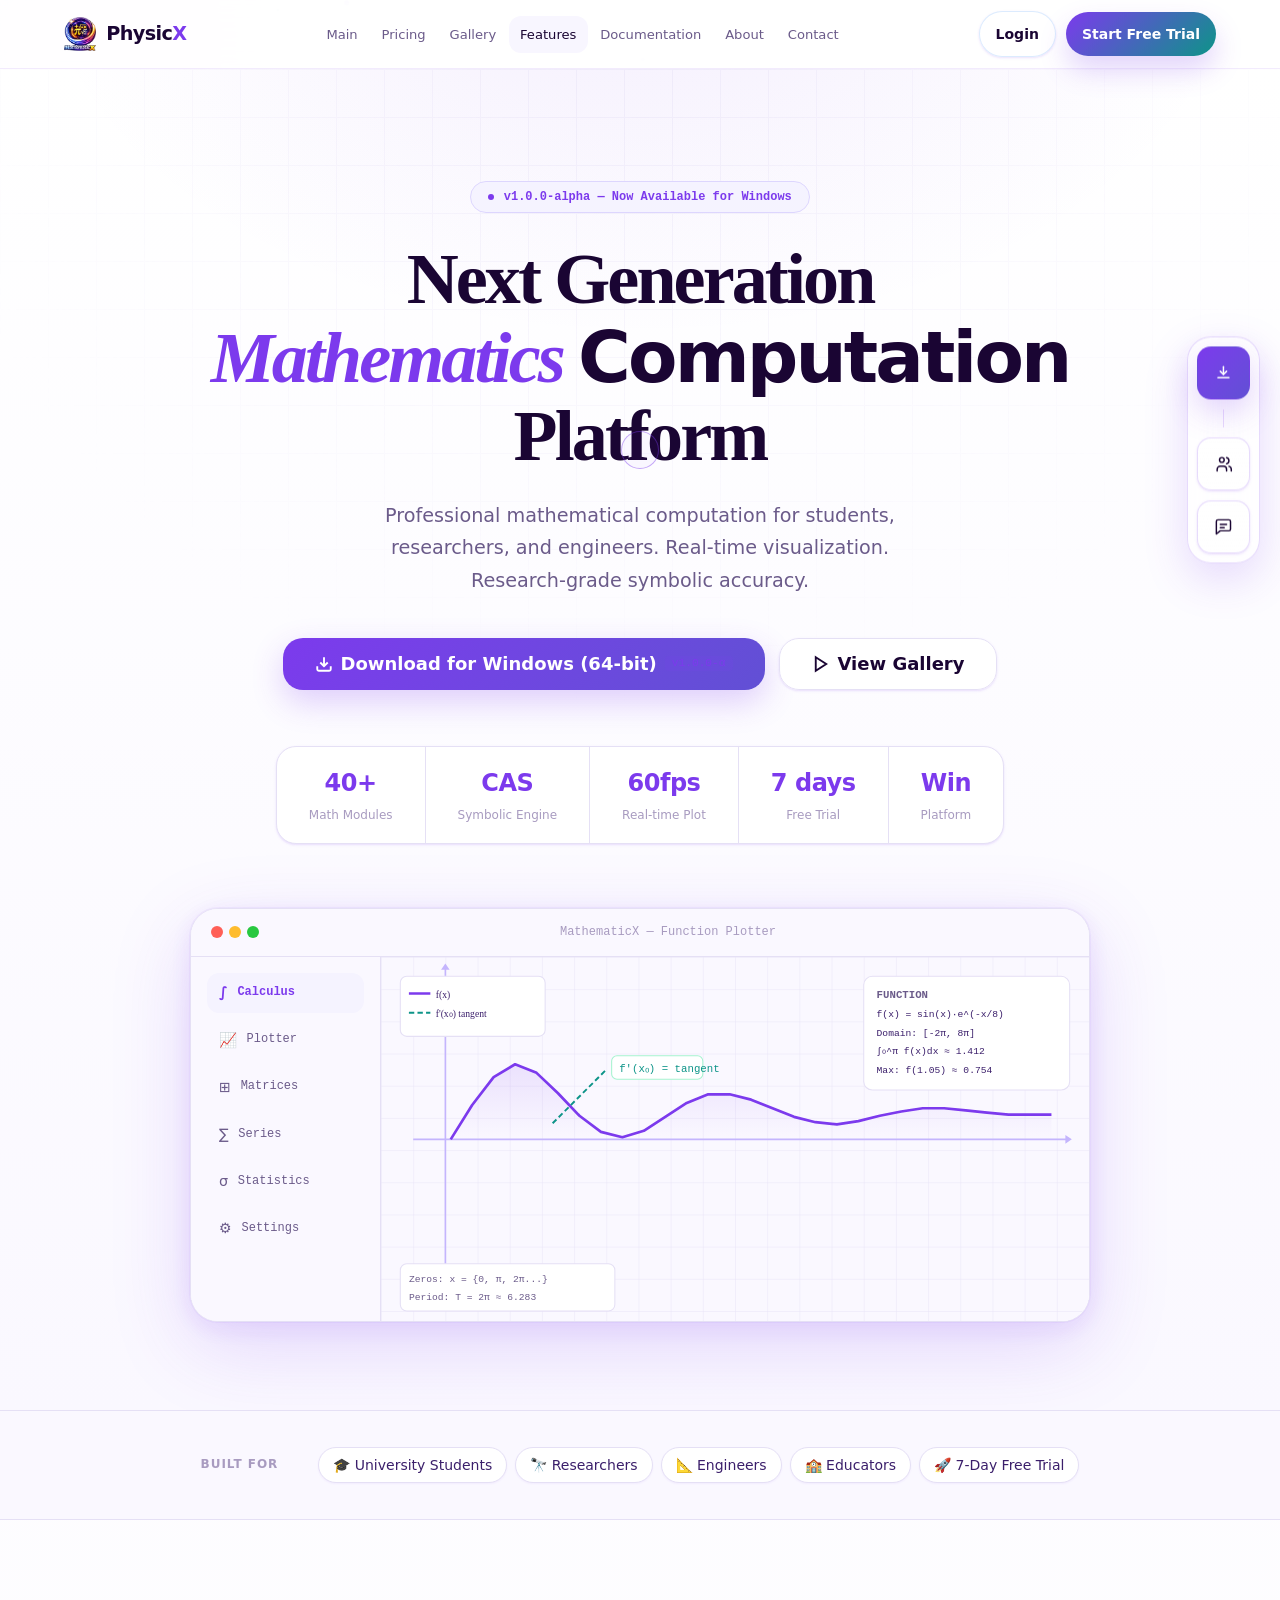
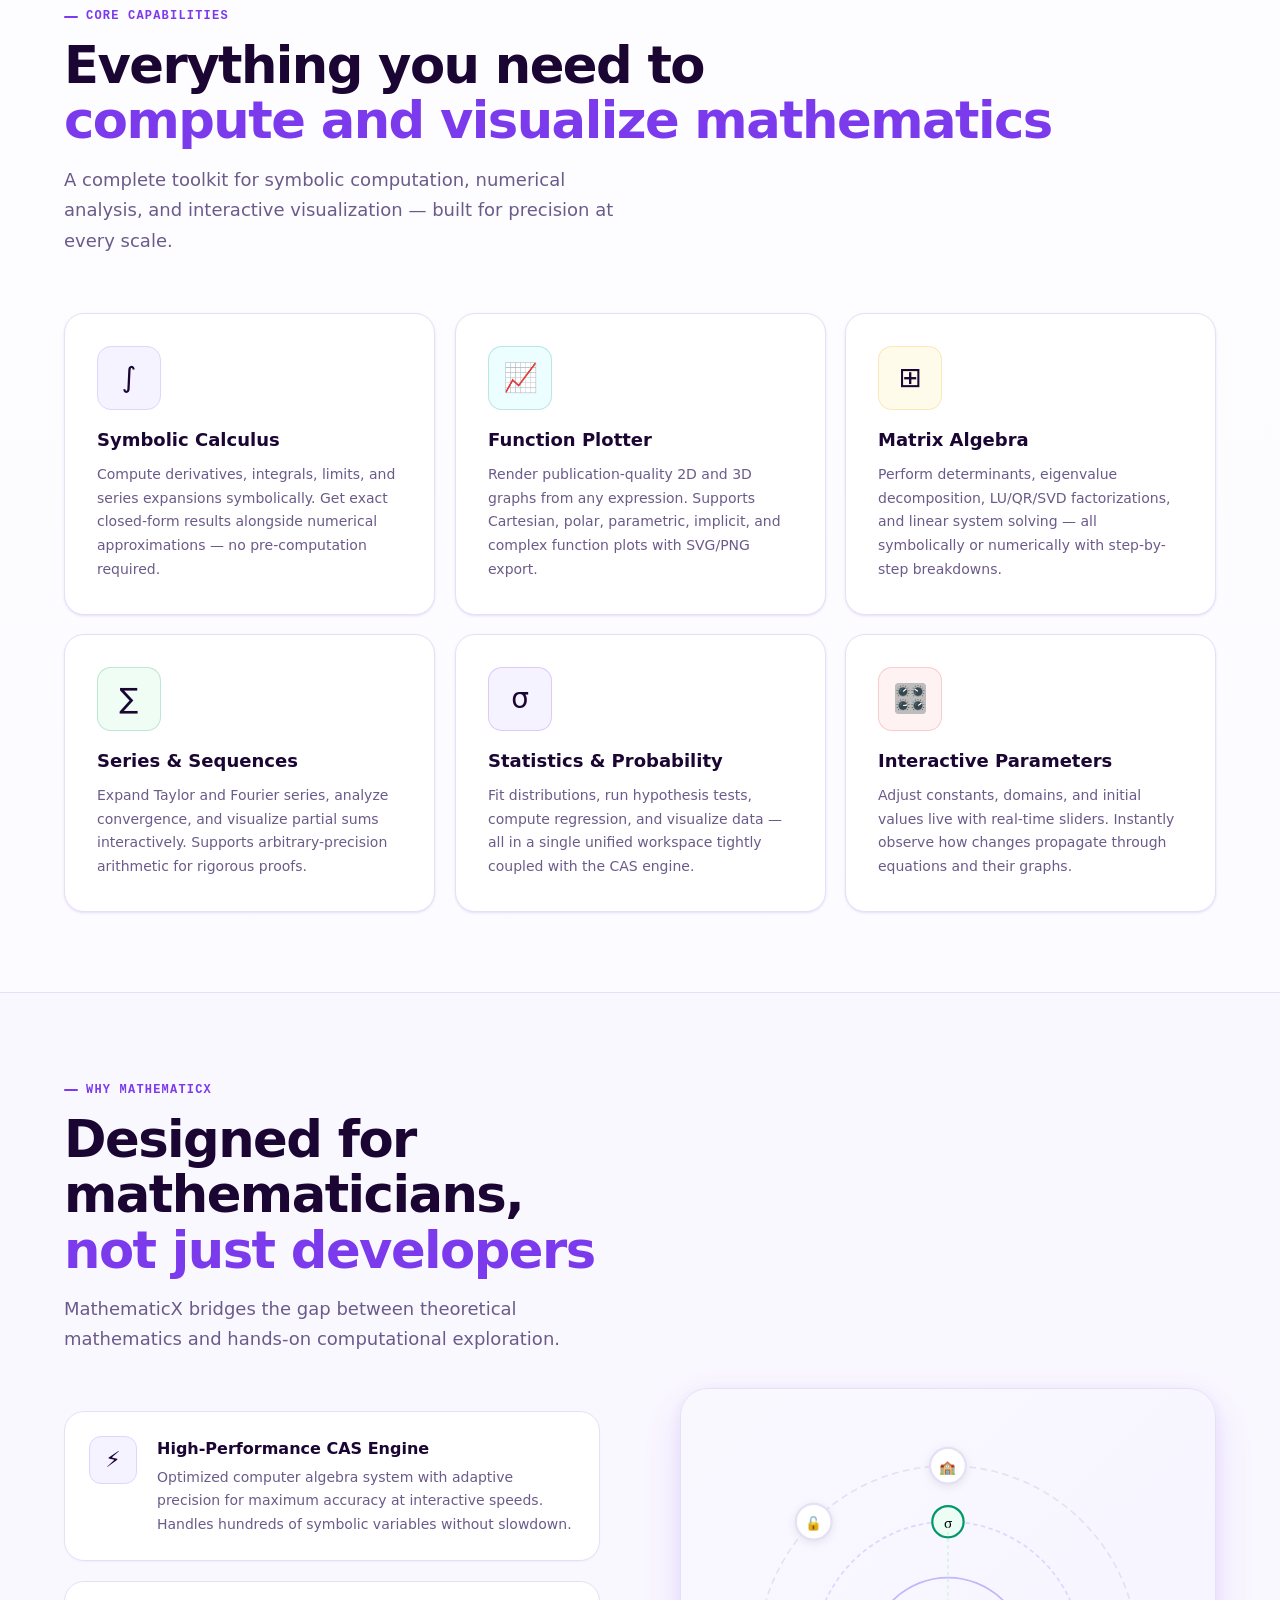
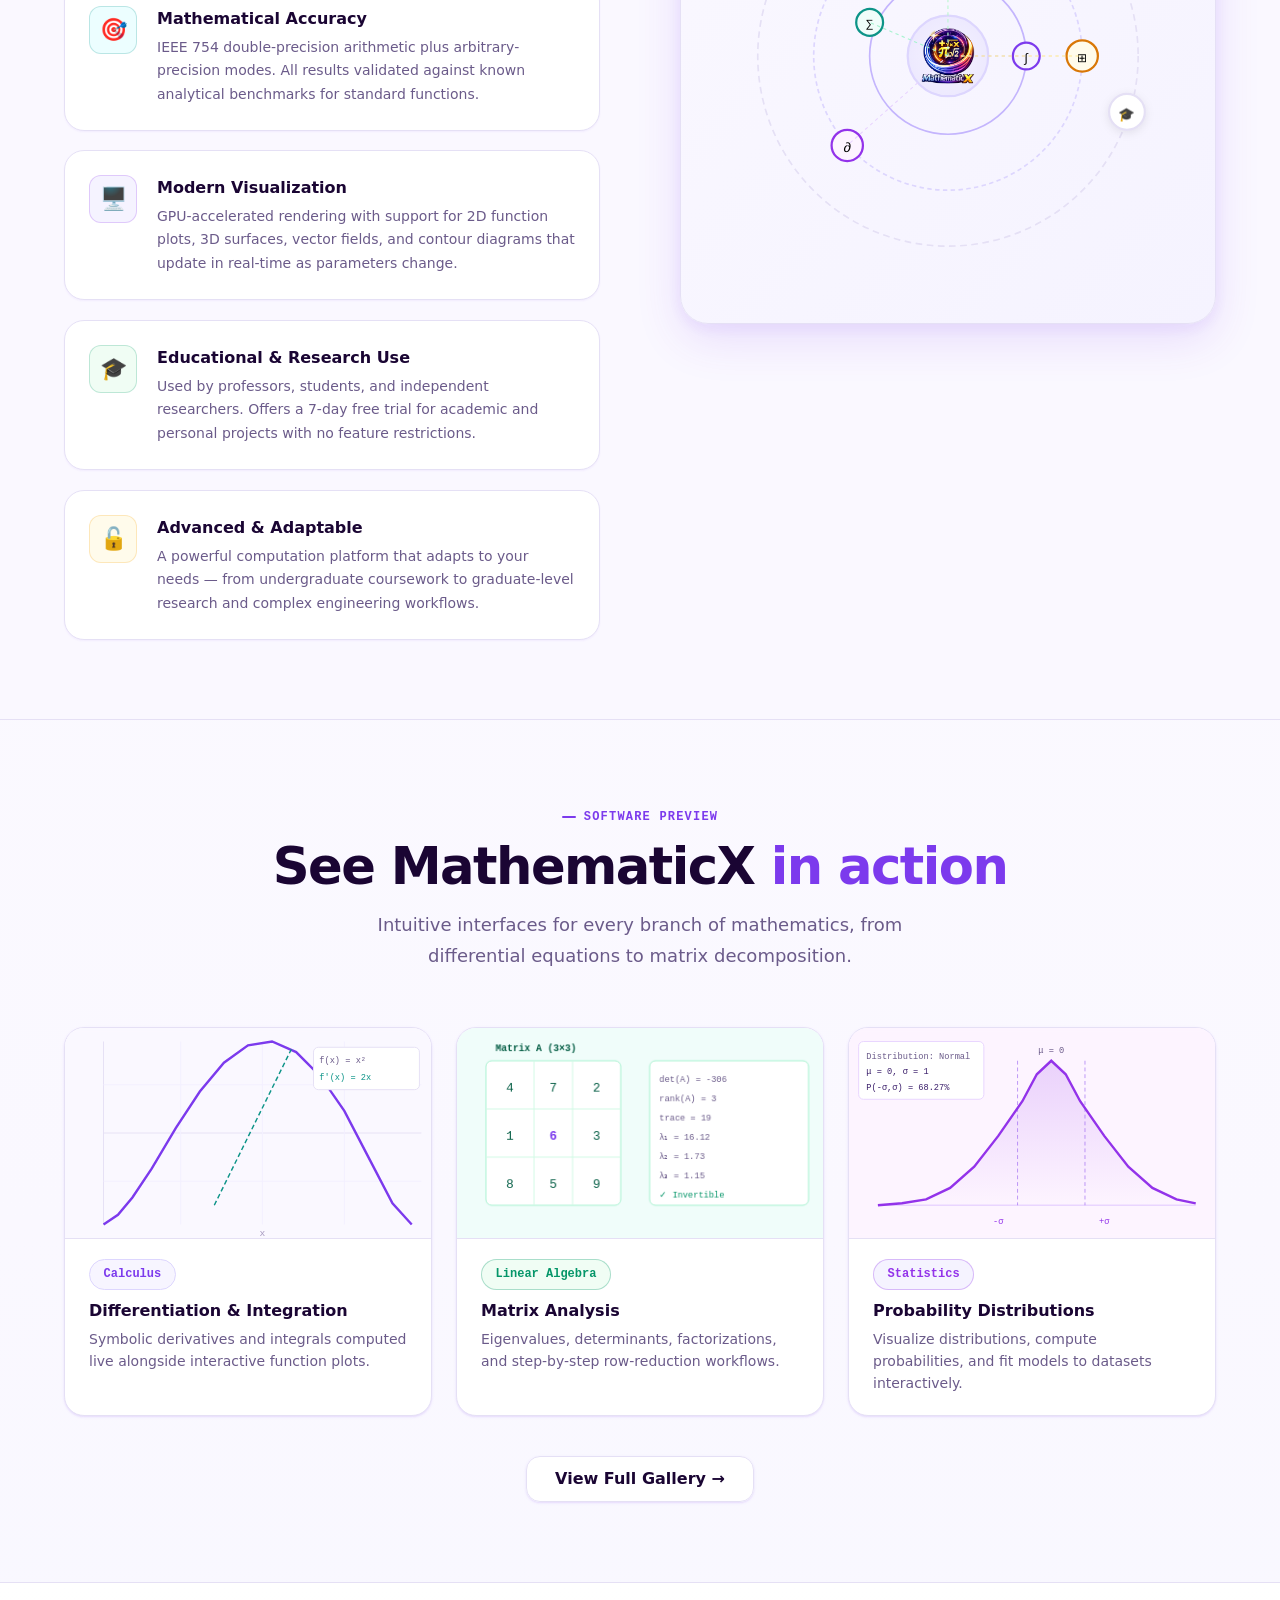
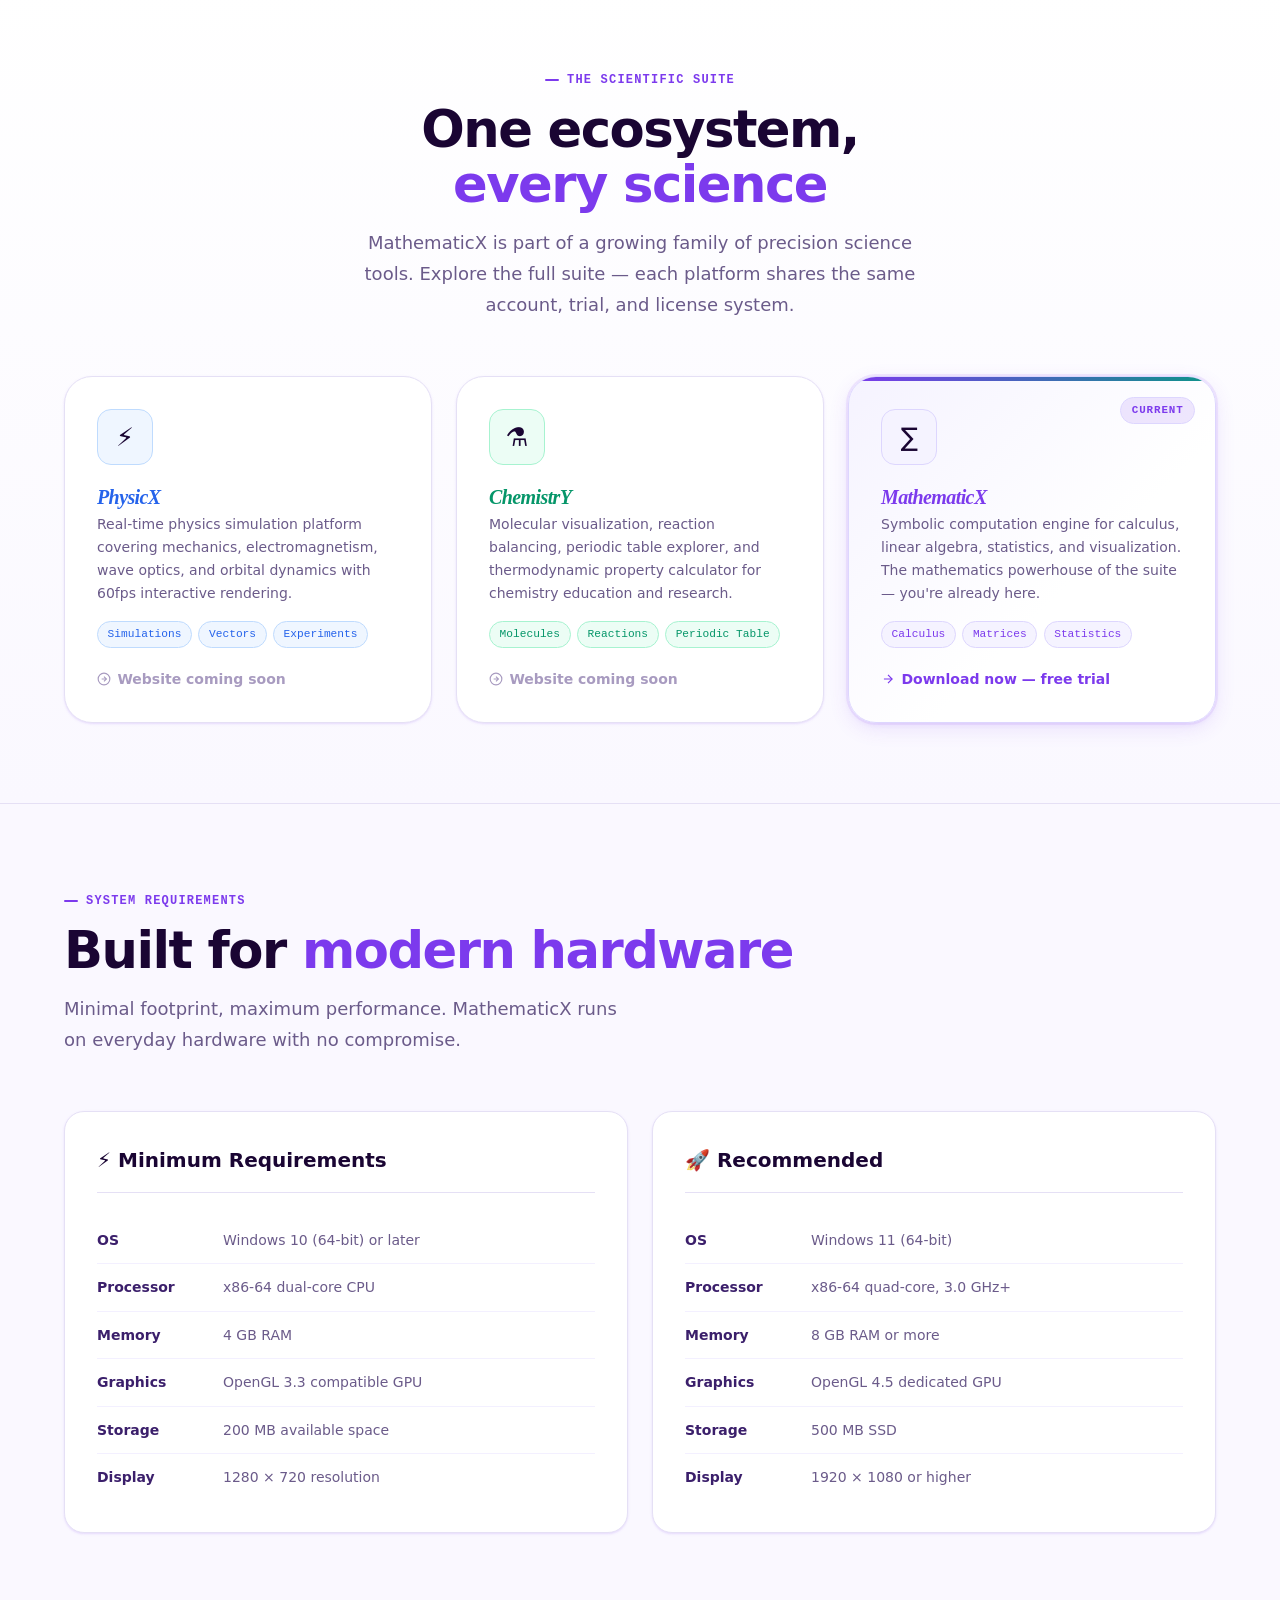
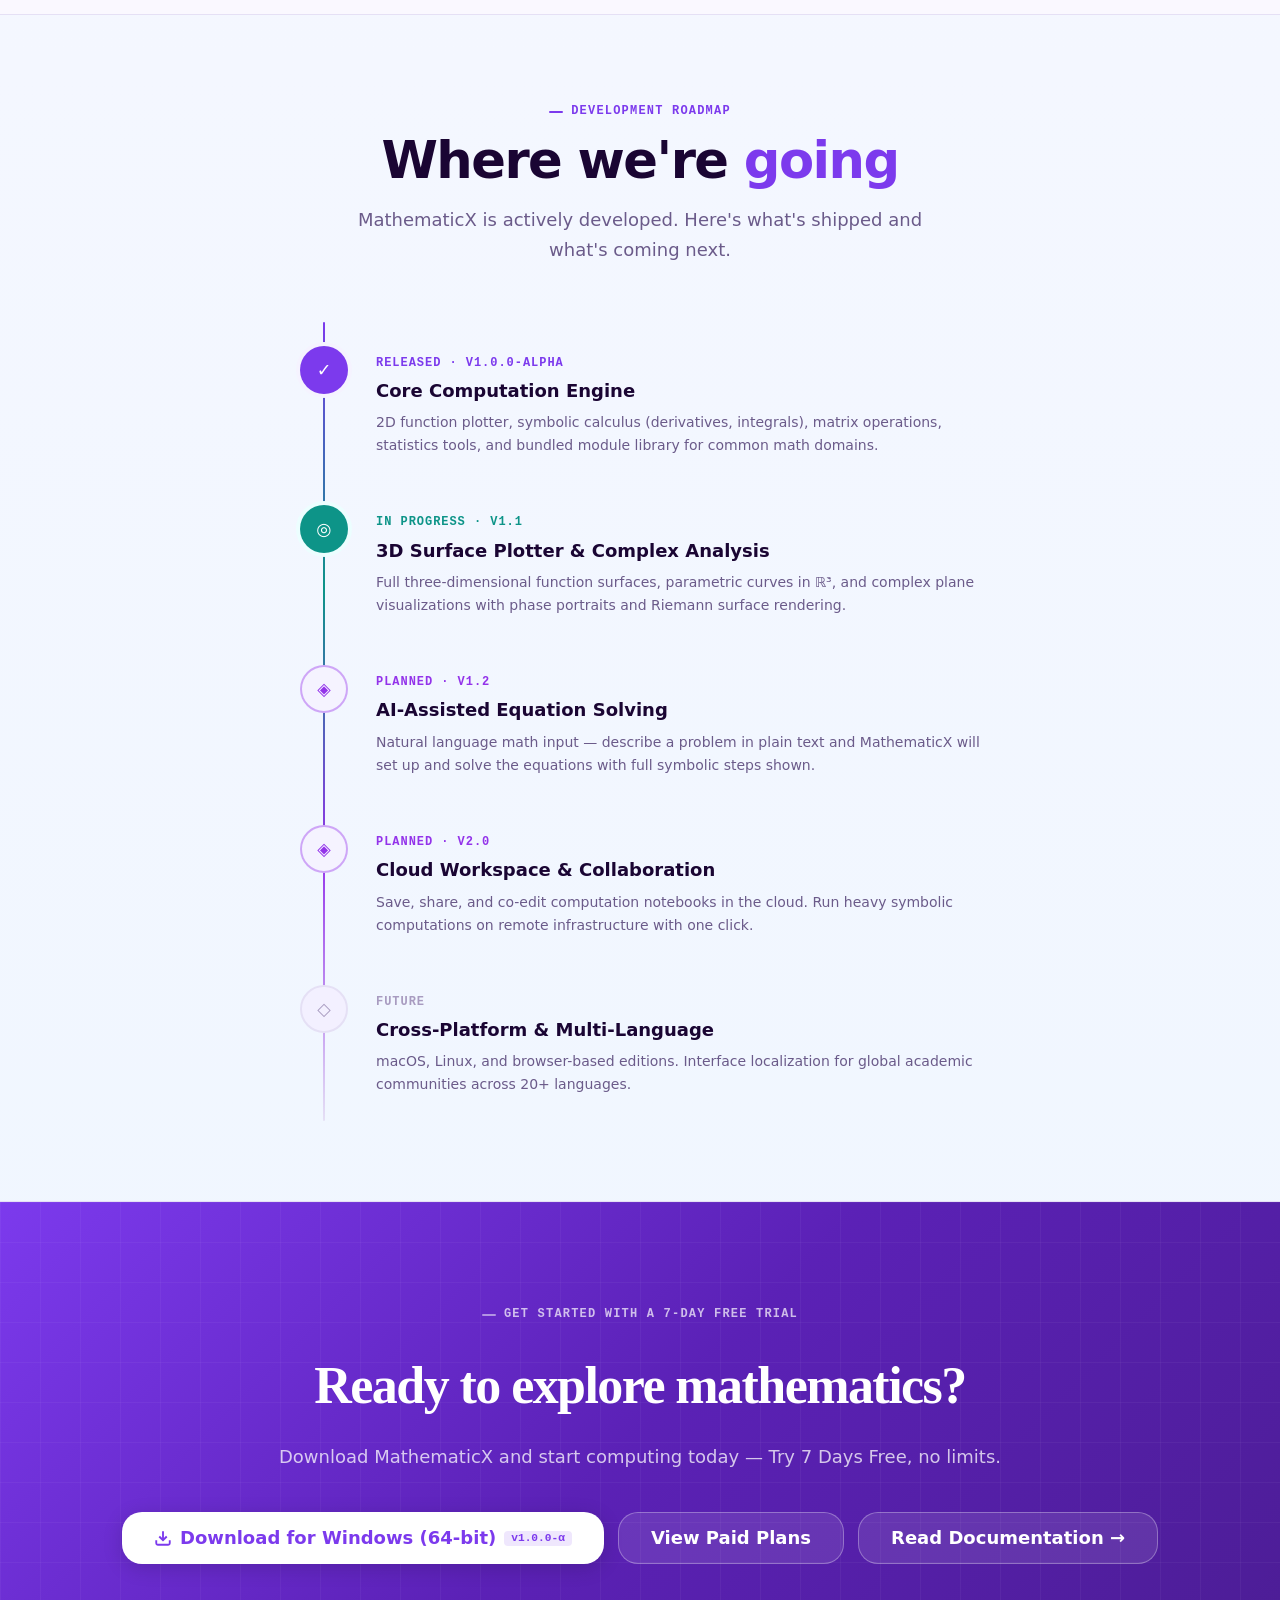
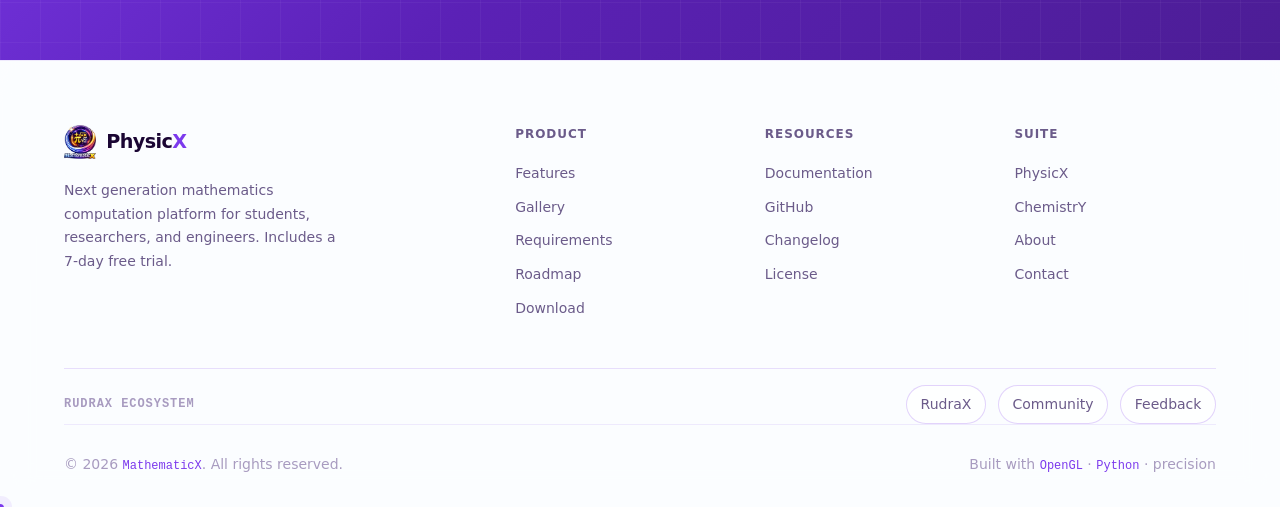
<file: index.html>
<!DOCTYPE html>
<html lang="en">
<head>
<title>MathematicX — Mathematics Computation Platform</title>

<link rel="icon" type="image/png" href="assets/icon/logo.png">
<meta name="description" content="MathematicX is a mathematics computation and visualization platform for students, researchers, and engineers.">
<meta name="keywords" content="mathematics software, equation solver, graph plotter, calculus, linear algebra, statistics, math software">
<meta name="author" content="MathematicX">
<meta name="robots" content="index, follow">

<meta charset="UTF-8"/>
<meta name="viewport" content="width=device-width, initial-scale=1.0"/>
<link rel="stylesheet" href="shared.css"/>
<style>
/* ═══════════════════════════════════════════
   INDEX-SPECIFIC STYLES
═══════════════════════════════════════════ */

/* ── HERO ── */
.hero {
  position: relative;
  padding: 7rem 0 5rem;
  text-align: center;
  overflow: hidden;
  background:
    radial-gradient(ellipse 80% 50% at 50% -10%, rgba(124,58,237,0.09) 0%, transparent 60%),
    linear-gradient(180deg, #fff 0%, var(--clr-bg-soft) 100%);
}
.hero-bg-grid {
  position: absolute; inset: 0; z-index: 0;
  background-image:
    linear-gradient(var(--clr-border) 1px, transparent 1px),
    linear-gradient(90deg, var(--clr-border) 1px, transparent 1px);
  background-size: 48px 48px;
  mask-image: radial-gradient(ellipse 70% 60% at 50% 0%, black 0%, transparent 80%);
  opacity: 0.45;
}
.hero > .container { position: relative; z-index: 1; }

.hero-eyebrow {
  display: inline-flex; align-items: center; gap: 0.6rem;
  background: var(--clr-accent-lt);
  border: 1px solid var(--clr-accent-bd);
  color: var(--clr-accent);
  border-radius: 99px;
  padding: 0.35rem 1.1rem;
  font-family: var(--font-mono);
  font-size: var(--text-xs);
  font-weight: 600;
  margin-bottom: 1.75rem;
  animation: fadeUp 0.5s ease both;
}
.hero-eyebrow .dot {
  width: 6px; height: 6px;
  background: var(--clr-accent);
  border-radius: 50%;
  animation: pulse 2s ease infinite;
}
@keyframes pulse {
  0%,100% { box-shadow: 0 0 0 0 rgba(124,58,237,0.4); }
  50%      { box-shadow: 0 0 0 5px rgba(124,58,237,0); }
}

.hero-title {
  font-size: clamp(2.5rem, 6vw, 4.5rem);
  font-weight: 800;
  letter-spacing: -0.04em;
  line-height: 1.08;
  margin-bottom: 1.5rem;
  animation: fadeUp 0.5s 0.08s ease both;
  font-family: var(--font-serif);
}
.hero-title .accent { color: var(--clr-accent); font-style: italic; }
.hero-title .plain  { font-family: var(--font-body); font-style: normal; }

.hero-sub {
  font-size: clamp(1rem, 2vw, 1.2rem);
  color: var(--clr-text-3);
  max-width: 560px;
  margin: 0 auto 2.5rem;
  line-height: 1.7;
  animation: fadeUp 0.5s 0.16s ease both;
}

.hero-actions {
  display: flex; gap: 0.875rem;
  flex-wrap: wrap; justify-content: center;
  margin-bottom: 3.5rem;
  animation: fadeUp 0.5s 0.24s ease both;
}
.hero-version {
  display: inline-block;
  background: rgba(124,58,237,0.12);
  color: var(--clr-accent);
  border-radius: 4px;
  font-size: 0.7rem;
  padding: 2px 7px;
  font-family: var(--font-mono);
  font-weight: 500;
}

/* Metrics bar */
.hero-metrics {
  display: inline-flex; flex-wrap: wrap;
  background: var(--clr-bg);
  border: 1px solid var(--clr-border);
  border-radius: var(--radius-xl);
  box-shadow: var(--shadow-sm);
  overflow: hidden;
  animation: fadeUp 0.5s 0.32s ease both;
}
.hero-metric {
  padding: 1.1rem 2rem;
  border-right: 1px solid var(--clr-border);
  text-align: center;
}
.hero-metric:last-child { border-right: none; }
.hero-metric-val {
  font-size: var(--text-2xl); font-weight: 800;
  color: var(--clr-accent); letter-spacing: -0.02em;
}
.hero-metric-lbl {
  font-size: var(--text-xs); color: var(--clr-text-4);
  font-weight: 500; margin-top: 0.2rem;
}

/* Hero mockup */
.hero-mockup {
  margin-top: 4rem;
  display: inline-block;
  animation: fadeUp 0.6s 0.4s ease both;
}
.hero-mockup-frame {
  background: var(--clr-bg);
  border: 1px solid var(--clr-border);
  border-radius: var(--radius-2xl);
  box-shadow: var(--shadow-xl), 0 0 0 1px rgba(124,58,237,0.05);
  overflow: hidden;
  width: min(900px, 90vw);
}
.mockup-titlebar {
  display: flex; align-items: center; gap: 0.5rem;
  padding: 0.875rem 1.25rem;
  background: var(--clr-bg-soft);
  border-bottom: 1px solid var(--clr-border);
}
.dot-row { display: flex; gap: 6px; }
.dot-row span { width: 12px; height: 12px; border-radius: 50%; }
.dot-red   { background: #ff5f57; }
.dot-amber { background: #febc2e; }
.dot-green { background: #28c840; }
.mockup-title {
  flex: 1; text-align: center;
  font-family: var(--font-mono); font-size: var(--text-xs); color: var(--clr-text-4);
}
.mockup-body {
  display: grid; grid-template-columns: 190px 1fr;
  min-height: 340px;
}
.mockup-sidebar {
  background: var(--clr-bg-soft);
  border-right: 1px solid var(--clr-border);
  padding: 1rem;
  display: flex; flex-direction: column; gap: 0.4rem;
}
.sb-item {
  display: flex; align-items: center; gap: 0.6rem;
  padding: 0.55rem 0.75rem;
  border-radius: var(--radius-md);
  font-size: var(--text-xs); font-weight: 500;
  color: var(--clr-text-3); cursor: default;
  transition: all var(--dur-fast) var(--ease);
}
.sb-item.active { background: var(--clr-accent-lt); color: var(--clr-accent); font-weight: 600; }
.sb-icon { font-size: 0.9rem; }
.sb-label { font-family: var(--font-mono); }
.mockup-main {
  background: var(--clr-bg);
  position: relative; overflow: hidden;
  display: flex; align-items: center; justify-content: center;
}

@keyframes fadeUp {
  from { opacity: 0; transform: translateY(20px); }
  to   { opacity: 1; transform: translateY(0); }
}

/* ── TRUST BAR ── */
.trust-bar {
  padding: 2.25rem 0;
  background: var(--clr-bg-soft);
  border-top: 1px solid var(--clr-border);
  border-bottom: 1px solid var(--clr-border);
}
.trust-inner {
  display: flex; align-items: center;
  justify-content: center; flex-wrap: wrap;
  gap: 1.25rem 2.5rem;
}
.trust-label {
  font-size: var(--text-xs); font-weight: 600;
  letter-spacing: 0.08em; text-transform: uppercase;
  color: var(--clr-text-4);
}
.trust-tags { display: flex; flex-wrap: wrap; gap: 0.5rem; }
.trust-tag {
  display: inline-flex; align-items: center; gap: 0.4rem;
  padding: 0.35rem 0.875rem;
  background: var(--clr-bg);
  border: 1px solid var(--clr-border);
  border-radius: 99px;
  font-size: var(--text-sm); font-weight: 500;
  color: var(--clr-text-2);
  box-shadow: var(--shadow-xs);
}

/* ── FEATURES ── */
.features-grid {
  display: grid;
  grid-template-columns: repeat(auto-fill, minmax(320px, 1fr));
  gap: 1.25rem;
}
.feature-card {
  background: var(--clr-bg);
  border: 1px solid var(--clr-border);
  border-radius: var(--radius-xl);
  padding: var(--space-8);
  box-shadow: var(--shadow-sm);
  transition: all var(--dur-base) var(--ease);
  position: relative; overflow: hidden;
}
.feature-card::after {
  content: '';
  position: absolute; top: 0; left: 0; right: 0; height: 3px;
  background: linear-gradient(90deg, var(--clr-accent), var(--clr-cyan));
  opacity: 0; transition: opacity var(--dur-base);
}
.feature-card:hover { transform: translateY(-5px); box-shadow: var(--shadow-xl); border-color: var(--clr-accent-bd); }
.feature-card:hover::after { opacity: 1; }
.feature-title { font-weight: 700; font-size: var(--text-lg); margin: var(--space-4) 0 var(--space-2); }
.feature-desc  { font-size: var(--text-sm); color: var(--clr-text-3); line-height: 1.7; }

/* ── WHY ── */
.why-grid { display: grid; grid-template-columns: 1fr 1fr; gap: 5rem; align-items: center; }
.why-list  { display: flex; flex-direction: column; gap: 1.25rem; }
.why-item  {
  display: flex; gap: 1.25rem; align-items: flex-start;
  padding: var(--space-6);
  background: var(--clr-bg);
  border: 1px solid var(--clr-border);
  border-radius: var(--radius-xl);
  box-shadow: var(--shadow-xs);
  transition: all var(--dur-base) var(--ease);
}
.why-item:hover { border-color: var(--clr-accent-bd); box-shadow: var(--shadow-md); transform: translateX(4px); }
.why-text h4 { font-weight: 700; font-size: var(--text-base); margin-bottom: 0.3rem; }
.why-text p  { font-size: var(--text-sm); color: var(--clr-text-3); line-height: 1.65; }

.why-illustration {
  background: linear-gradient(135deg, var(--clr-bg-soft) 0%, var(--clr-accent-lt) 100%);
  border: 1px solid var(--clr-border);
  border-radius: var(--radius-2xl);
  aspect-ratio: 1;
  display: flex; align-items: center; justify-content: center;
  overflow: hidden; position: relative;
  box-shadow: var(--shadow-lg);
}

/* ── PREVIEW ── */
.preview-grid { display: grid; grid-template-columns: repeat(auto-fill, minmax(340px, 1fr)); gap: 1.5rem; }
.preview-card {
  background: var(--clr-bg); border: 1px solid var(--clr-border);
  border-radius: var(--radius-xl); overflow: hidden;
  box-shadow: var(--shadow-sm); transition: all var(--dur-base) var(--ease);
}
.preview-card:hover { transform: translateY(-4px) scale(1.01); box-shadow: var(--shadow-xl); border-color: var(--clr-accent-bd); }
.preview-window { height: 210px; overflow: hidden; position: relative; }
.preview-info { padding: 1.25rem 1.5rem; border-top: 1px solid var(--clr-border); }
.preview-info h4 { font-weight: 700; font-size: var(--text-base); margin: 0.5rem 0 0.25rem; }
.preview-info p  { font-size: var(--text-sm); color: var(--clr-text-3); }

/* ── SYSTEM REQUIREMENTS ── */
.sysreq-grid { display: grid; grid-template-columns: 1fr 1fr; gap: 1.5rem; }
.req-card {
  background: var(--clr-bg); border: 1px solid var(--clr-border);
  border-radius: var(--radius-xl); padding: var(--space-8); box-shadow: var(--shadow-sm);
}
.req-card h3 { font-weight: 700; font-size: var(--text-xl); margin-bottom: 1.5rem; padding-bottom: 1rem; border-bottom: 1px solid var(--clr-border); }
.req-row { display: flex; align-items: flex-start; gap: 1rem; padding: 0.75rem 0; border-bottom: 1px solid var(--clr-bg-muted); font-size: var(--text-sm); }
.req-row:last-child { border-bottom: none; }
.req-key { font-weight: 600; min-width: 110px; color: var(--clr-text-2); flex-shrink: 0; }
.req-val { color: var(--clr-text-3); }

/* ── ROADMAP ── */
.roadmap-timeline {
  position: relative; display: flex; flex-direction: column;
  max-width: 680px; margin: 0 auto;
}
.roadmap-timeline::before {
  content: ''; position: absolute;
  left: 23px; top: 0; bottom: 0; width: 2px;
  background: linear-gradient(180deg, var(--clr-accent), var(--clr-cyan), var(--clr-purple), var(--clr-border));
  border-radius: 1px;
}
.rm-item { display: flex; gap: 1.75rem; align-items: flex-start; padding: 1.5rem 0; }
.rm-node {
  width: 48px; height: 48px; flex-shrink: 0; border-radius: 50%;
  display: flex; align-items: center; justify-content: center;
  font-size: 1.1rem; position: relative; z-index: 1;
  transition: var(--dur-base) var(--ease);
}
.rm-node.done    { background: var(--clr-accent); color: #fff; box-shadow: 0 0 0 4px var(--clr-accent-lt); }
.rm-node.active  { background: var(--clr-cyan); color: #fff; box-shadow: 0 0 0 4px var(--clr-cyan-lt); }
.rm-node.planned { background: var(--clr-purple-lt); color: var(--clr-purple); border: 2px solid rgba(147,51,234,0.4); }
.rm-node.future  { background: var(--clr-bg-muted); color: var(--clr-text-4); border: 2px solid var(--clr-border); }
.rm-body { padding-top: 0.5rem; }
.rm-status { font-family: var(--font-mono); font-size: var(--text-xs); font-weight: 600; letter-spacing: 0.08em; text-transform: uppercase; margin-bottom: 0.25rem; }
.rm-status.done    { color: var(--clr-accent); }
.rm-status.active  { color: var(--clr-cyan); }
.rm-status.planned { color: var(--clr-purple); }
.rm-status.future  { color: var(--clr-text-4); }
.rm-body h4 { font-weight: 700; font-size: var(--text-lg); margin-bottom: 0.35rem; }
.rm-body p  { font-size: var(--text-sm); color: var(--clr-text-3); line-height: 1.65; }

/* ── CTA ── */
.cta-section {
  padding: 6rem 0;
  background: linear-gradient(135deg, var(--clr-accent) 0%, #5b21b6 50%, #4c1d95 100%);
  text-align: center; position: relative; overflow: hidden;
}
.cta-section::before {
  content: ''; position: absolute; inset: 0;
  background-image:
    linear-gradient(rgba(255,255,255,0.04) 1px, transparent 1px),
    linear-gradient(90deg, rgba(255,255,255,0.04) 1px, transparent 1px);
  background-size: 40px 40px;
}
.cta-section > .container { position: relative; z-index: 1; }
.cta-section .label { color: rgba(255,255,255,0.7); }
.cta-section .label::before { background: rgba(255,255,255,0.5); }
.cta-section h2 { font-size: clamp(var(--text-3xl), 5vw, var(--text-5xl)); font-weight: 800; letter-spacing: -0.03em; color: #fff; margin-bottom: 1rem; font-family: var(--font-serif); }
.cta-section p  { color: rgba(255,255,255,0.75); font-size: var(--text-lg); margin-bottom: 2.5rem; }
.btn-white { background: #fff; color: var(--clr-accent); box-shadow: 0 4px 20px rgba(0,0,0,0.15); }
.btn-white:hover { background: #f5f3ff; transform: translateY(-2px); box-shadow: 0 8px 30px rgba(0,0,0,0.2); }
.btn-outline-white { background: rgba(255,255,255,0.1); color: #fff; border: 1.5px solid rgba(255,255,255,0.3); }
.btn-outline-white:hover { background: rgba(255,255,255,0.2); border-color: rgba(255,255,255,0.6); transform: translateY(-2px); }

/* ── SISTER PRODUCTS SECTION ── */
.suite-section {
  padding: var(--space-section) 0;
  background: linear-gradient(180deg, var(--clr-bg) 0%, var(--clr-bg-soft) 100%);
}
.suite-grid {
  display: grid;
  grid-template-columns: repeat(3, 1fr);
  gap: 1.5rem;
  margin-top: 2.5rem;
}
.suite-card {
  position: relative;
  padding: 2rem;
  border-radius: var(--radius-2xl);
  border: 1px solid var(--clr-border);
  background: var(--clr-bg);
  box-shadow: var(--shadow-sm);
  transition: all var(--dur-base) var(--ease);
  overflow: hidden;
  text-decoration: none;
  color: inherit;
  display: flex;
  flex-direction: column;
  gap: 1rem;
}
.suite-card::before {
  content: '';
  position: absolute;
  top: 0; left: 0; right: 0; height: 4px;
  border-radius: var(--radius-2xl) var(--radius-2xl) 0 0;
  opacity: 0;
  transition: opacity var(--dur-base);
}
.suite-card:hover {
  transform: translateY(-6px);
  box-shadow: var(--shadow-xl);
  border-color: transparent;
}
.suite-card:hover::before { opacity: 1; }

/* PhysicX */
.suite-card.physicx {
  --suite-color: #2563eb;
  --suite-light: #eff6ff;
  --suite-border: #bfdbfe;
}
.suite-card.physicx:hover { border-color: #bfdbfe; }
.suite-card.physicx::before { background: linear-gradient(90deg, #2563eb, #06b6d4); }

/* ChemistrY */
.suite-card.chemistry {
  --suite-color: #059669;
  --suite-light: #ecfdf5;
  --suite-border: #a7f3d0;
}
.suite-card.chemistry:hover { border-color: #a7f3d0; }
.suite-card.chemistry::before { background: linear-gradient(90deg, #059669, #10b981); }

/* MathematicX — current */
.suite-card.mathematicx {
  --suite-color: #7c3aed;
  --suite-light: #f5f3ff;
  --suite-border: #ddd6fe;
  background: linear-gradient(135deg, var(--clr-accent-lt) 0%, #ffffff 60%);
  border-color: var(--clr-accent-bd);
  box-shadow: var(--shadow-md), 0 0 0 2px rgba(124,58,237,0.08);
}
.suite-card.mathematicx::before { background: linear-gradient(90deg, #7c3aed, #0d9488); opacity: 1; }
.suite-card.mathematicx:hover { transform: translateY(-6px); }

.suite-current-tag {
  position: absolute;
  top: 1.25rem; right: 1.25rem;
  font-family: var(--font-mono);
  font-size: 0.68rem;
  font-weight: 600;
  letter-spacing: 0.08em;
  text-transform: uppercase;
  padding: 0.25rem 0.65rem;
  border-radius: 99px;
  background: rgba(124,58,237,0.12);
  color: var(--clr-accent);
  border: 1px solid var(--clr-accent-bd);
}

.suite-icon {
  width: 3.5rem;
  height: 3.5rem;
  border-radius: var(--radius-lg);
  display: flex;
  align-items: center;
  justify-content: center;
  font-size: 1.6rem;
  background: var(--suite-light, var(--clr-bg-muted));
  border: 1px solid var(--suite-border, var(--clr-border));
  flex-shrink: 0;
}

.suite-name {
  font-size: var(--text-xl);
  font-weight: 800;
  letter-spacing: -0.03em;
  color: var(--suite-color, var(--clr-accent));
  font-family: var(--font-serif);
  font-style: italic;
}

.suite-desc {
  font-size: var(--text-sm);
  color: var(--clr-text-3);
  line-height: 1.65;
  flex: 1;
}

.suite-tags {
  display: flex;
  flex-wrap: wrap;
  gap: 0.4rem;
}

.suite-tag {
  font-family: var(--font-mono);
  font-size: 0.7rem;
  padding: 0.2rem 0.6rem;
  border-radius: 99px;
  background: var(--suite-light, var(--clr-bg-muted));
  color: var(--suite-color, var(--clr-text-3));
  border: 1px solid var(--suite-border, var(--clr-border));
}

.suite-link {
  display: inline-flex;
  align-items: center;
  gap: 0.4rem;
  font-size: var(--text-sm);
  font-weight: 600;
  color: var(--suite-color, var(--clr-accent));
  margin-top: 0.25rem;
}

.suite-card.coming-soon .suite-link {
  color: var(--clr-text-4);
  cursor: default;
}

/* ── RESPONSIVE ── */
@media (max-width: 960px) {
  .why-grid { grid-template-columns: 1fr; }
  .why-illustration { display: none; }
  .sysreq-grid { grid-template-columns: 1fr; }
  .suite-grid { grid-template-columns: 1fr; }
}
@media (max-width: 640px) {
  .hero-actions { flex-direction: column; align-items: center; }
  .hero-actions .btn { width: 100%; justify-content: center; }
  .hero-metric { padding: 0.875rem 1.25rem; }
  .mockup-body { grid-template-columns: 1fr; }
  .mockup-sidebar { display: none; }
  .suite-grid { grid-template-columns: 1fr; }
}
</style>
</head>
<body>

<!-- ═══ UNIVERSAL NAV ═══ -->
<nav class="site-nav" id="site-nav">
  <div class="nav-inner">
    <a href="index.html" class="nav-logo" aria-label="MathematicX Home">
      <img src="assets/icon/logo.png" alt="MathematicX Logo" style="height:34px;">
      <span class="nav-logo-text">Mathematic<span>X</span></span>
    </a>
    <ul class="nav-links" id="nav-links" role="list">
      <li><a href="pricing.html">Pricing</a></li>
      <li><a href="gallery/gallery.html">Gallery</a></li>
      <li><a href="index.html#features">Features</a></li>
      <li><a href="docs/documentation.html">Documentation</a></li>
      <li><a href="about/about.html">About</a></li>
      <li><a href="contacts/contact.html">Contact</a></li>
      </ul>
    <button class="nav-hamburger" id="nav-hamburger" aria-label="Open menu" aria-expanded="false">
      <span></span><span></span><span></span>
    </button>
  </div>
</nav>

<!-- ═══ HERO ═══ -->
<section class="hero">
  <div class="hero-bg-grid" aria-hidden="true"></div>
  <div class="container">
    <div class="hero-eyebrow">
      <span class="dot"></span>
      v1.0.0-alpha — Now Available for Windows
    </div>

    <h1 class="hero-title">
      Next Generation<br>
      <span class="accent">Mathematics</span> <span class="plain">Computation</span><br>
      Platform
    </h1>

    <p class="hero-sub">
      Professional mathematical computation for students, researchers,
      and engineers. Real-time visualization. Research-grade symbolic accuracy.
    </p>

    <div class="hero-actions">
      <a href="https://github.com/Kesab333/MathematicX/releases/download/v1.0.0-alpha/Setup.exe" class="btn btn-primary btn-lg" download>
        <svg width="18" height="18" fill="none" stroke="currentColor" stroke-width="2.5" viewBox="0 0 24 24"><path d="M21 15v4a2 2 0 01-2 2H5a2 2 0 01-2-2v-4"/><polyline points="7 10 12 15 17 10"/><line x1="12" y1="15" x2="12" y2="3"/></svg>
        Download for Windows (64-bit)
        <span class="hero-version">v1.0.0-α</span>
      </a>
      <a href="gallery/gallery.html" class="btn btn-secondary btn-lg">
        <svg width="18" height="18" fill="none" stroke="currentColor" stroke-width="2.5" viewBox="0 0 24 24"><polygon points="5 3 19 12 5 21 5 3"/></svg>
        View Gallery
      </a>
    </div>

    <div class="hero-metrics">
      <div class="hero-metric"><div class="hero-metric-val">40+</div><div class="hero-metric-lbl">Math Modules</div></div>
      <div class="hero-metric"><div class="hero-metric-val">CAS</div><div class="hero-metric-lbl">Symbolic Engine</div></div>
      <div class="hero-metric"><div class="hero-metric-val">60fps</div><div class="hero-metric-lbl">Real-time Plot</div></div>
      <div class="hero-metric"><div class="hero-metric-val">7 days</div><div class="hero-metric-lbl">Free Trial</div></div>
      <div class="hero-metric"><div class="hero-metric-val">Win</div><div class="hero-metric-lbl">Platform</div></div>
    </div>

    <!-- App Mockup -->
    <div class="hero-mockup">
      <div class="hero-mockup-frame">
        <div class="mockup-titlebar">
          <div class="dot-row"><span class="dot-red"></span><span class="dot-amber"></span><span class="dot-green"></span></div>
          <div class="mockup-title">MathematicX — Function Plotter</div>
        </div>
        <div class="mockup-body">
          <div class="mockup-sidebar">
            <div class="sb-item active"><span class="sb-icon">∫</span><span class="sb-label">Calculus</span></div>
            <div class="sb-item"><span class="sb-icon">📈</span><span class="sb-label">Plotter</span></div>
            <div class="sb-item"><span class="sb-icon">⊞</span><span class="sb-label">Matrices</span></div>
            <div class="sb-item"><span class="sb-icon">∑</span><span class="sb-label">Series</span></div>
            <div class="sb-item"><span class="sb-icon">σ</span><span class="sb-label">Statistics</span></div>
            <div class="sb-item"><span class="sb-icon">⚙️</span><span class="sb-label">Settings</span></div>
          </div>
          <div class="mockup-main">
            <svg viewBox="0 0 660 340" xmlns="http://www.w3.org/2000/svg" style="width:100%;height:100%;">
              <rect width="660" height="340" fill="#faf8ff"/>
              <defs>
                <pattern id="g" width="30" height="30" patternUnits="userSpaceOnUse">
                  <path d="M 30 0 L 0 0 0 30" fill="none" stroke="#e5e0f5" stroke-width="0.8"/>
                </pattern>
                <linearGradient id="fillGrad" x1="0" y1="0" x2="0" y2="1">
                  <stop offset="0%" stop-color="#7c3aed" stop-opacity="0.12"/>
                  <stop offset="100%" stop-color="#7c3aed" stop-opacity="0"/>
                </linearGradient>
                <marker id="mx" markerWidth="6" markerHeight="6" refX="3" refY="3" orient="auto"><path d="M0,0 L6,3 L0,6 Z" fill="#7c3aed"/></marker>
                <marker id="teal" markerWidth="6" markerHeight="6" refX="3" refY="3" orient="auto"><path d="M0,0 L6,3 L0,6 Z" fill="#0d9488"/></marker>
              </defs>
              <rect width="660" height="340" fill="url(#g)"/>
              <!-- Axes -->
              <line x1="60" y1="10" x2="60" y2="310" stroke="#c4b5fd" stroke-width="1.5"/>
              <line x1="30" y1="170" x2="640" y2="170" stroke="#c4b5fd" stroke-width="1.5"/>
              <polygon points="638,166 644,170 638,174" fill="#c4b5fd"/>
              <polygon points="56,12 60,6 64,12" fill="#c4b5fd"/>
              <!-- f(x) = sin(x) * e^(-x/8) -->
              <polyline fill="none" stroke="#7c3aed" stroke-width="2.5" stroke-linejoin="round"
                points="65,170 85,138 105,112 125,100 145,108 165,127 185,148 205,163 225,168 245,162 265,149 285,136 305,128 325,128 345,133 365,141 385,149 405,154 425,156 445,153 465,148 485,144 505,141 525,141 545,143 565,145 585,147 605,147 625,147"/>
              <!-- area fill -->
              <polygon fill="url(#fillGrad)" points="65,170 85,138 105,112 125,100 145,108 165,127 185,148 205,163 225,168 245,162 265,149 285,136 305,128 325,128 345,133 365,141 385,149 405,154 425,156 445,153 465,148 485,144 505,141 525,141 545,143 565,145 585,147 605,147 625,147 625,170 65,170"/>
              <!-- derivative tangent at x=π/2 -->
              <line x1="160" y1="155" x2="210" y2="105" stroke="#0d9488" stroke-width="1.8" stroke-dasharray="5,3"/>
              <!-- f'(x) label -->
              <rect x="215" y="92" width="85" height="22" rx="5" fill="white" stroke="#a7f3d0"/>
              <text x="222" y="107" font-size="10" fill="#0d9488" font-family="Fira Code, monospace">f'(x₀) = tangent</text>
              <!-- Parameters panel -->
              <rect x="450" y="18" width="192" height="106" rx="8" fill="white" stroke="#e5e0f5"/>
              <text x="462" y="38" font-size="10" fill="#6b5b8a" font-family="Fira Code, monospace" font-weight="600">FUNCTION</text>
              <text x="462" y="56" font-size="9" fill="#3b1f6b" font-family="Fira Code, monospace">f(x) = sin(x)·e^(-x/8)</text>
              <text x="462" y="74" font-size="9" fill="#3b1f6b" font-family="Fira Code, monospace">Domain: [-2π, 8π]</text>
              <text x="462" y="90" font-size="9" fill="#3b1f6b" font-family="Fira Code, monospace">∫₀^π f(x)dx ≈ 1.412</text>
              <text x="462" y="108" font-size="9" fill="#3b1f6b" font-family="Fira Code, monospace">Max: f(1.05) ≈ 0.754</text>
              <!-- Legend -->
              <rect x="18" y="18" width="135" height="56" rx="6" fill="white" stroke="#e5e0f5"/>
              <line x1="26" y1="34" x2="46" y2="34" stroke="#7c3aed" stroke-width="2.5"/><text x="51" y="38" font-size="9" fill="#3b1f6b" font-family="DM Sans">f(x)</text>
              <line x1="26" y1="52" x2="46" y2="52" stroke="#0d9488" stroke-width="1.8" stroke-dasharray="5,3"/><text x="51" y="56" font-size="9" fill="#3b1f6b" font-family="DM Sans">f'(x₀) tangent</text>
              <!-- Mini stats bar -->
              <rect x="18" y="286" width="200" height="44" rx="6" fill="white" stroke="#e5e0f5"/>
              <text x="26" y="303" font-size="9" fill="#6b5b8a" font-family="Fira Code, monospace">Zeros: x = {0, π, 2π...}</text>
              <text x="26" y="320" font-size="9" fill="#6b5b8a" font-family="Fira Code, monospace">Period: T = 2π ≈ 6.283</text>
            </svg>
          </div>
        </div>
      </div>
    </div>

  </div>
</section>

<!-- ═══ TRUST BAR ═══ -->
<div class="trust-bar">
  <div class="container">
    <div class="trust-inner">
      <span class="trust-label">Built for</span>
      <div class="trust-tags">
        <span class="trust-tag">🎓 University Students</span>
        <span class="trust-tag">🔭 Researchers</span>
        <span class="trust-tag">📐 Engineers</span>
        <span class="trust-tag">🏫 Educators</span>
        <span class="trust-tag">🚀 7-Day Free Trial</span>
      </div>
    </div>
  </div>
</div>

<!-- ═══ FEATURES ═══ -->
<section class="section" id="features">
  <div class="container">
    <div class="section-head reveal">
      <div class="label">Core Capabilities</div>
      <h2 class="section-title">Everything you need to<br><em>compute and visualize mathematics</em></h2>
      <p class="section-desc">A complete toolkit for symbolic computation, numerical analysis, and interactive visualization — built for precision at every scale.</p>
    </div>
    <div class="features-grid">
      <div class="feature-card reveal">
        <div class="icon-box blue icon-box-lg">∫</div>
        <h3 class="feature-title">Symbolic Calculus</h3>
        <p class="feature-desc">Compute derivatives, integrals, limits, and series expansions symbolically. Get exact closed-form results alongside numerical approximations — no pre-computation required.</p>
      </div>
      <div class="feature-card reveal reveal-delay-1">
        <div class="icon-box cyan icon-box-lg">📈</div>
        <h3 class="feature-title">Function Plotter</h3>
        <p class="feature-desc">Render publication-quality 2D and 3D graphs from any expression. Supports Cartesian, polar, parametric, implicit, and complex function plots with SVG/PNG export.</p>
      </div>
      <div class="feature-card reveal reveal-delay-2">
        <div class="icon-box amber icon-box-lg">⊞</div>
        <h3 class="feature-title">Matrix Algebra</h3>
        <p class="feature-desc">Perform determinants, eigenvalue decomposition, LU/QR/SVD factorizations, and linear system solving — all symbolically or numerically with step-by-step breakdowns.</p>
      </div>
      <div class="feature-card reveal">
        <div class="icon-box green icon-box-lg">∑</div>
        <h3 class="feature-title">Series &amp; Sequences</h3>
        <p class="feature-desc">Expand Taylor and Fourier series, analyze convergence, and visualize partial sums interactively. Supports arbitrary-precision arithmetic for rigorous proofs.</p>
      </div>
      <div class="feature-card reveal reveal-delay-1">
        <div class="icon-box purple icon-box-lg">σ</div>
        <h3 class="feature-title">Statistics &amp; Probability</h3>
        <p class="feature-desc">Fit distributions, run hypothesis tests, compute regression, and visualize data — all in a single unified workspace tightly coupled with the CAS engine.</p>
      </div>
      <div class="feature-card reveal reveal-delay-2">
        <div class="icon-box red icon-box-lg">🎛️</div>
        <h3 class="feature-title">Interactive Parameters</h3>
        <p class="feature-desc">Adjust constants, domains, and initial values live with real-time sliders. Instantly observe how changes propagate through equations and their graphs.</p>
      </div>
    </div>
  </div>
</section>

<div class="divider"></div>

<!-- ═══ WHY MATHEMATICX ═══ -->
<section class="section" style="background: var(--clr-bg-soft);" id="why">
  <div class="container">
    <div class="why-grid">
      <div>
        <div class="section-head reveal">
          <div class="label">Why MathematicX</div>
          <h2 class="section-title">Designed for mathematicians,<br><em>not just developers</em></h2>
          <p class="section-desc">MathematicX bridges the gap between theoretical mathematics and hands-on computational exploration.</p>
        </div>
        <div class="why-list">
          <div class="why-item reveal">
            <div class="icon-box blue">⚡</div>
            <div class="why-text"><h4>High-Performance CAS Engine</h4><p>Optimized computer algebra system with adaptive precision for maximum accuracy at interactive speeds. Handles hundreds of symbolic variables without slowdown.</p></div>
          </div>
          <div class="why-item reveal reveal-delay-1">
            <div class="icon-box cyan">🎯</div>
            <div class="why-text"><h4>Mathematical Accuracy</h4><p>IEEE 754 double-precision arithmetic plus arbitrary-precision modes. All results validated against known analytical benchmarks for standard functions.</p></div>
          </div>
          <div class="why-item reveal reveal-delay-2">
            <div class="icon-box purple">🖥️</div>
            <div class="why-text"><h4>Modern Visualization</h4><p>GPU-accelerated rendering with support for 2D function plots, 3D surfaces, vector fields, and contour diagrams that update in real-time as parameters change.</p></div>
          </div>
          <div class="why-item reveal reveal-delay-3">
            <div class="icon-box green">🎓</div>
            <div class="why-text"><h4>Educational &amp; Research Use</h4><p>Used by professors, students, and independent researchers. Offers a 7-day free trial for academic and personal projects with no feature restrictions.</p></div>
          </div>
          <div class="why-item reveal reveal-delay-4">
            <div class="icon-box amber">🔓</div>
            <div class="why-text"><h4>Advanced &amp; Adaptable</h4><p>A powerful computation platform that adapts to your needs — from undergraduate coursework to graduate-level research and complex engineering workflows.</p></div>
          </div>
        </div>
      </div>
      <div class="why-illustration reveal">
        <svg viewBox="0 0 420 420" xmlns="http://www.w3.org/2000/svg" style="width:88%;height:88%;">
          <defs><radialGradient id="og" cx="50%" cy="50%" r="50%"><stop offset="0%" stop-color="#f5f3ff"/><stop offset="100%" stop-color="#ede9fe"/></radialGradient></defs>
          <circle cx="210" cy="210" r="170" fill="none" stroke="#e5e0f5" stroke-width="1.5" stroke-dasharray="6,4"/>
          <circle cx="210" cy="210" r="120" fill="none" stroke="#ddd6fe" stroke-width="1.5" stroke-dasharray="4,3"/>
          <circle cx="210" cy="210" r="70"  fill="none" stroke="#c4b5fd" stroke-width="1.5"/>
          <circle cx="210" cy="210" r="36" fill="url(#og)" stroke="#ddd6fe" stroke-width="2"/>
          <g transform="translate(210,210)">
            <image href="assets/icon/logo.png" x="-25" y="-25" width="50" height="50"/>
          </g>
          <circle cx="280" cy="210" r="12" fill="#f5f3ff" stroke="#7c3aed" stroke-width="2"/>
          <text x="280" y="215" text-anchor="middle" font-size="11" font-family="Fira Code, monospace">∫</text>
          <circle cx="140" cy="180" r="12" fill="#f0fdfa" stroke="#0d9488" stroke-width="2"/>
          <text x="140" y="184" text-anchor="middle" font-size="10" font-family="Fira Code, monospace">∑</text>
          <circle cx="210" cy="90" r="14" fill="#ecfdf5" stroke="#059669" stroke-width="2"/>
          <text x="210" y="96" text-anchor="middle" font-size="12" font-family="Fira Code, monospace">σ</text>
          <circle cx="330" cy="210" r="14" fill="#fffbeb" stroke="#d97706" stroke-width="2"/>
          <text x="330" y="215" text-anchor="middle" font-size="11" font-family="Fira Code, monospace">⊞</text>
          <circle cx="120" cy="290" r="14" fill="#fdf4ff" stroke="#9333ea" stroke-width="2"/>
          <text x="120" y="296" text-anchor="middle" font-size="12" font-family="Fira Code, monospace">∂</text>
          <circle cx="210" cy="40" r="16" fill="white" stroke="#e5e0f5" stroke-width="2" filter="drop-shadow(0 2px 4px rgba(0,0,0,0.08))"/>
          <text x="210" y="46" text-anchor="middle" font-size="12">🏫</text>
          <circle cx="370" cy="260" r="16" fill="white" stroke="#e5e0f5" stroke-width="2" filter="drop-shadow(0 2px 4px rgba(0,0,0,0.08))"/>
          <text x="370" y="266" text-anchor="middle" font-size="12">🎓</text>
          <circle cx="90" cy="90" r="16" fill="white" stroke="#e5e0f5" stroke-width="2" filter="drop-shadow(0 2px 4px rgba(0,0,0,0.08))"/>
          <text x="90" y="96" text-anchor="middle" font-size="12">🔓</text>
          <line x1="210" y1="210" x2="280" y2="210" stroke="#ddd6fe" stroke-width="1" stroke-dasharray="3,3"/>
          <line x1="210" y1="210" x2="140" y2="180" stroke="#a7f3d0" stroke-width="1" stroke-dasharray="3,3"/>
          <line x1="210" y1="210" x2="210" y2="90"  stroke="#bbf7d0" stroke-width="1" stroke-dasharray="3,3"/>
          <line x1="210" y1="210" x2="330" y2="210" stroke="#fde68a" stroke-width="1" stroke-dasharray="3,3"/>
          <line x1="210" y1="210" x2="120" y2="290" stroke="#e9d5ff" stroke-width="1" stroke-dasharray="3,3"/>
        </svg>
      </div>
    </div>
  </div>
</section>

<div class="divider"></div>

<!-- ═══ PREVIEW ═══ -->
<section class="section" id="preview">
  <div class="container">
    <div class="section-head center reveal">
      <div class="label">Software Preview</div>
      <h2 class="section-title">See MathematicX <em>in action</em></h2>
      <p class="section-desc">Intuitive interfaces for every branch of mathematics, from differential equations to matrix decomposition.</p>
    </div>
    <div class="preview-grid">
      <!-- Calculus -->
      <div class="preview-card reveal">
        <div class="preview-window" style="background:#faf8ff;">
          <svg width="100%" height="100%" viewBox="0 0 380 210">
            <rect width="380" height="210" fill="#faf8ff"/>
            <line x1="40" y1="10" x2="40" y2="200" stroke="#e5e0f5"/><line x1="40" y1="105" x2="370" y2="105" stroke="#e5e0f5"/>
            <line x1="40" y1="55" x2="370" y2="55" stroke="#f3f0ff"/><line x1="40" y1="155" x2="370" y2="155" stroke="#f3f0ff"/>
            <line x1="120" y1="10" x2="120" y2="200" stroke="#f3f0ff"/><line x1="205" y1="10" x2="205" y2="200" stroke="#f3f0ff"/><line x1="290" y1="10" x2="290" y2="200" stroke="#f3f0ff"/>
            <!-- f(x) = x² -->
            <polyline fill="none" stroke="#7c3aed" stroke-width="2.5" points="40,200 55,190 70,172 90,142 115,100 140,62 165,32 190,14 215,10 240,21 265,46 290,82 315,130 340,178 360,200"/>
            <!-- derivative line -->
            <line x1="155" y1="180" x2="235" y2="18" stroke="#0d9488" stroke-width="1.5" stroke-dasharray="5,3"/>
            <text x="205" y="212" text-anchor="middle" font-size="10" fill="#a89bc0" font-family="Fira Code, monospace">x</text>
            <rect x="258" y="16" width="110" height="44" rx="5" fill="white" stroke="#e5e0f5"/>
            <text x="264" y="32" font-size="9" fill="#6b5b8a" font-family="Fira Code, monospace">f(x) = x²</text>
            <text x="264" y="50" font-size="9" fill="#0d9488" font-family="Fira Code, monospace">f'(x) = 2x</text>
          </svg>
        </div>
        <div class="preview-info">
          <span class="badge badge-blue">Calculus</span>
          <h4>Differentiation &amp; Integration</h4>
          <p>Symbolic derivatives and integrals computed live alongside interactive function plots.</p>
        </div>
      </div>
      <!-- Matrix -->
      <div class="preview-card reveal reveal-delay-1">
        <div class="preview-window" style="background:#f0fdfa;">
          <svg width="100%" height="100%" viewBox="0 0 380 210">
            <rect width="380" height="210" fill="#f0fdfa"/>
            <rect x="30" y="30" width="140" height="150" rx="6" fill="white" stroke="#a7f3d0"/>
            <text x="40" y="20" font-size="10" fill="#065f46" font-family="Fira Code, monospace" font-weight="600">Matrix A (3×3)</text>
            <line x1="30" y1="80" x2="170" y2="80" stroke="#d1fae5" stroke-width="1"/>
            <line x1="30" y1="130" x2="170" y2="130" stroke="#d1fae5" stroke-width="1"/>
            <line x1="80" y1="30" x2="80" y2="180" stroke="#d1fae5" stroke-width="1"/>
            <line x1="120" y1="30" x2="120" y2="180" stroke="#d1fae5" stroke-width="1"/>
            <text x="55" y="62" text-anchor="middle" font-size="13" fill="#065f46" font-family="Fira Code, monospace">4</text>
            <text x="100" y="62" text-anchor="middle" font-size="13" fill="#065f46" font-family="Fira Code, monospace">7</text>
            <text x="145" y="62" text-anchor="middle" font-size="13" fill="#065f46" font-family="Fira Code, monospace">2</text>
            <text x="55" y="112" text-anchor="middle" font-size="13" fill="#065f46" font-family="Fira Code, monospace">1</text>
            <text x="100" y="112" text-anchor="middle" font-size="13" fill="#7c3aed" font-family="Fira Code, monospace" font-weight="600">6</text>
            <text x="145" y="112" text-anchor="middle" font-size="13" fill="#065f46" font-family="Fira Code, monospace">3</text>
            <text x="55" y="162" text-anchor="middle" font-size="13" fill="#065f46" font-family="Fira Code, monospace">8</text>
            <text x="100" y="162" text-anchor="middle" font-size="13" fill="#065f46" font-family="Fira Code, monospace">5</text>
            <text x="145" y="162" text-anchor="middle" font-size="13" fill="#065f46" font-family="Fira Code, monospace">9</text>
            <rect x="200" y="30" width="165" height="150" rx="6" fill="white" stroke="#a7f3d0"/>
            <text x="210" y="52" font-size="9" fill="#6b5b8a" font-family="Fira Code, monospace">det(A) = -306</text>
            <text x="210" y="72" font-size="9" fill="#6b5b8a" font-family="Fira Code, monospace">rank(A) = 3</text>
            <text x="210" y="92" font-size="9" fill="#6b5b8a" font-family="Fira Code, monospace">trace = 19</text>
            <text x="210" y="112" font-size="9" fill="#6b5b8a" font-family="Fira Code, monospace">λ₁ = 16.12</text>
            <text x="210" y="132" font-size="9" fill="#6b5b8a" font-family="Fira Code, monospace">λ₂ = 1.73</text>
            <text x="210" y="152" font-size="9" fill="#6b5b8a" font-family="Fira Code, monospace">λ₃ = 1.15</text>
            <text x="210" y="172" font-size="9" fill="#059669" font-family="Fira Code, monospace">✓ Invertible</text>
          </svg>
        </div>
        <div class="preview-info">
          <span class="badge badge-green">Linear Algebra</span>
          <h4>Matrix Analysis</h4>
          <p>Eigenvalues, determinants, factorizations, and step-by-step row-reduction workflows.</p>
        </div>
      </div>
      <!-- Statistics -->
      <div class="preview-card reveal reveal-delay-2">
        <div class="preview-window" style="background:#fdf4ff;">
          <svg width="100%" height="100%" viewBox="0 0 380 210">
            <rect width="380" height="210" fill="#fdf4ff"/>
            <line x1="30" y1="180" x2="360" y2="180" stroke="#e9d5ff" stroke-width="1.5"/>
            <defs>
              <linearGradient id="normGrad" x1="0" y1="0" x2="0" y2="1">
                <stop offset="0%" stop-color="#9333ea" stop-opacity="0.18"/>
                <stop offset="100%" stop-color="#9333ea" stop-opacity="0"/>
              </linearGradient>
            </defs>
            <polygon fill="url(#normGrad)" points="30,180 55,178 80,174 105,162 130,140 155,108 180,72 195,44 210,30 225,44 240,72 265,108 290,140 315,162 340,174 360,178 360,180 30,180"/>
            <polyline fill="none" stroke="#9333ea" stroke-width="2.5"
              points="30,180 55,178 80,174 105,162 130,140 155,108 180,72 195,44 210,30 225,44 240,72 265,108 290,140 315,162 340,174 360,178"/>
            <line x1="175" y1="30" x2="175" y2="180" stroke="#7c3aed" stroke-width="1" stroke-dasharray="4,3" opacity="0.5"/>
            <line x1="245" y1="30" x2="245" y2="180" stroke="#7c3aed" stroke-width="1" stroke-dasharray="4,3" opacity="0.5"/>
            <text x="210" y="22" text-anchor="middle" font-size="9" fill="#6b5b8a" font-family="Fira Code, monospace">μ = 0</text>
            <text x="155" y="200" text-anchor="middle" font-size="9" fill="#9333ea" font-family="Fira Code, monospace">-σ</text>
            <text x="265" y="200" text-anchor="middle" font-size="9" fill="#9333ea" font-family="Fira Code, monospace">+σ</text>
            <rect x="10" y="10" width="130" height="60" rx="5" fill="white" stroke="#e9d5ff"/>
            <text x="18" y="28" font-size="9" fill="#6b5b8a" font-family="Fira Code, monospace">Distribution: Normal</text>
            <text x="18" y="44" font-size="9" fill="#3b1f6b" font-family="Fira Code, monospace">μ = 0, σ = 1</text>
            <text x="18" y="60" font-size="9" fill="#3b1f6b" font-family="Fira Code, monospace">P(-σ,σ) = 68.27%</text>
          </svg>
        </div>
        <div class="preview-info">
          <span class="badge badge-purple">Statistics</span>
          <h4>Probability Distributions</h4>
          <p>Visualize distributions, compute probabilities, and fit models to datasets interactively.</p>
        </div>
      </div>
    </div>
    <div style="text-align:center; margin-top:2.5rem;" class="reveal">
      <a href="gallery/gallery.html" class="btn btn-secondary">View Full Gallery →</a>
    </div>
  </div>
</section>

<div class="divider"></div>

<!-- ═══ SISTER PRODUCTS ═══ -->
<section class="suite-section" id="suite">
  <div class="container">
    <div class="section-head center reveal">
      <div class="label">The Scientific Suite</div>
      <h2 class="section-title">One ecosystem,<br><em>every science</em></h2>
      <p class="section-desc">MathematicX is part of a growing family of precision science tools. Explore the full suite — each platform shares the same account, trial, and license system.</p>
    </div>

    <div class="suite-grid">
      <!-- PhysicX -->
      <a href="#" class="suite-card physicx coming-soon reveal" tabindex="0" aria-label="PhysicX - coming soon">
        <div class="suite-icon">⚡</div>
        <div>
          <div class="suite-name" style="--suite-color:#2563eb;">PhysicX</div>
          <p class="suite-desc">Real-time physics simulation platform covering mechanics, electromagnetism, wave optics, and orbital dynamics with 60fps interactive rendering.</p>
        </div>
        <div class="suite-tags">
          <span class="suite-tag" style="--suite-color:#2563eb;--suite-light:#eff6ff;--suite-border:#bfdbfe;">Simulations</span>
          <span class="suite-tag" style="--suite-color:#2563eb;--suite-light:#eff6ff;--suite-border:#bfdbfe;">Vectors</span>
          <span class="suite-tag" style="--suite-color:#2563eb;--suite-light:#eff6ff;--suite-border:#bfdbfe;">Experiments</span>
        </div>
        <span class="suite-link">
          <svg width="14" height="14" fill="none" stroke="currentColor" stroke-width="2" viewBox="0 0 24 24"><circle cx="12" cy="12" r="10"/><polyline points="12 8 16 12 12 16"/><line x1="8" y1="12" x2="16" y2="12"/></svg>
          Website coming soon
        </span>
      </a>

      <!-- ChemistrY -->
      <a href="#" class="suite-card chemistry coming-soon reveal reveal-delay-1" tabindex="0" aria-label="ChemistrY - coming soon">
        <div class="suite-icon">⚗️</div>
        <div>
          <div class="suite-name" style="--suite-color:#059669;">ChemistrY</div>
          <p class="suite-desc">Molecular visualization, reaction balancing, periodic table explorer, and thermodynamic property calculator for chemistry education and research.</p>
        </div>
        <div class="suite-tags">
          <span class="suite-tag" style="--suite-color:#059669;--suite-light:#ecfdf5;--suite-border:#a7f3d0;">Molecules</span>
          <span class="suite-tag" style="--suite-color:#059669;--suite-light:#ecfdf5;--suite-border:#a7f3d0;">Reactions</span>
          <span class="suite-tag" style="--suite-color:#059669;--suite-light:#ecfdf5;--suite-border:#a7f3d0;">Periodic Table</span>
        </div>
        <span class="suite-link">
          <svg width="14" height="14" fill="none" stroke="currentColor" stroke-width="2" viewBox="0 0 24 24"><circle cx="12" cy="12" r="10"/><polyline points="12 8 16 12 12 16"/><line x1="8" y1="12" x2="16" y2="12"/></svg>
          Website coming soon
        </span>
      </a>

      <!-- MathematicX (current) -->
      <div class="suite-card mathematicx reveal reveal-delay-2">
        <span class="suite-current-tag">Current</span>
        <div class="suite-icon" style="--suite-color:#7c3aed;--suite-light:#f5f3ff;--suite-border:#ddd6fe;">∑</div>
        <div>
          <div class="suite-name">MathematicX</div>
          <p class="suite-desc">Symbolic computation engine for calculus, linear algebra, statistics, and visualization. The mathematics powerhouse of the suite — you're already here.</p>
        </div>
        <div class="suite-tags">
          <span class="suite-tag">Calculus</span>
          <span class="suite-tag">Matrices</span>
          <span class="suite-tag">Statistics</span>
        </div>
        <span class="suite-link" style="color: var(--clr-accent);">
          <svg width="14" height="14" fill="none" stroke="currentColor" stroke-width="2" viewBox="0 0 24 24"><path d="M5 12h14"/><path d="M12 5l7 7-7 7"/></svg>
          Download now — free trial
        </span>
      </div>
    </div>
  </div>
</section>

<div class="divider"></div>

<!-- ═══ SYSTEM REQUIREMENTS ═══ -->
<section class="section" id="requirements" style="background: var(--clr-bg-soft);">
  <div class="container">
    <div class="section-head reveal">
      <div class="label">System Requirements</div>
      <h2 class="section-title">Built for <em>modern hardware</em></h2>
      <p class="section-desc">Minimal footprint, maximum performance. MathematicX runs on everyday hardware with no compromise.</p>
    </div>
    <div class="sysreq-grid">
      <div class="req-card reveal">
        <h3>⚡ Minimum Requirements</h3>
        <div class="req-row"><span class="req-key">OS</span><span class="req-val">Windows 10 (64-bit) or later</span></div>
        <div class="req-row"><span class="req-key">Processor</span><span class="req-val">x86-64 dual-core CPU</span></div>
        <div class="req-row"><span class="req-key">Memory</span><span class="req-val">4 GB RAM</span></div>
        <div class="req-row"><span class="req-key">Graphics</span><span class="req-val">OpenGL 3.3 compatible GPU</span></div>
        <div class="req-row"><span class="req-key">Storage</span><span class="req-val">200 MB available space</span></div>
        <div class="req-row"><span class="req-key">Display</span><span class="req-val">1280 × 720 resolution</span></div>
      </div>
      <div class="req-card reveal reveal-delay-1">
        <h3>🚀 Recommended</h3>
        <div class="req-row"><span class="req-key">OS</span><span class="req-val">Windows 11 (64-bit)</span></div>
        <div class="req-row"><span class="req-key">Processor</span><span class="req-val">x86-64 quad-core, 3.0 GHz+</span></div>
        <div class="req-row"><span class="req-key">Memory</span><span class="req-val">8 GB RAM or more</span></div>
        <div class="req-row"><span class="req-key">Graphics</span><span class="req-val">OpenGL 4.5 dedicated GPU</span></div>
        <div class="req-row"><span class="req-key">Storage</span><span class="req-val">500 MB SSD</span></div>
        <div class="req-row"><span class="req-key">Display</span><span class="req-val">1920 × 1080 or higher</span></div>
      </div>
    </div>
  </div>
</section>

<div class="divider"></div>

<!-- ═══ ROADMAP ═══ -->
<section class="section" id="roadmap">
  <div class="container">
    <div class="section-head center reveal">
      <div class="label">Development Roadmap</div>
      <h2 class="section-title">Where we're <em>going</em></h2>
      <p class="section-desc">MathematicX is actively developed. Here's what's shipped and what's coming next.</p>
    </div>
    <div class="roadmap-timeline">
      <div class="rm-item reveal">
        <div class="rm-node done">✓</div>
        <div class="rm-body"><div class="rm-status done">Released · v1.0.0-alpha</div><h4>Core Computation Engine</h4><p>2D function plotter, symbolic calculus (derivatives, integrals), matrix operations, statistics tools, and bundled module library for common math domains.</p></div>
      </div>
      <div class="rm-item reveal reveal-delay-1">
        <div class="rm-node active">◎</div>
        <div class="rm-body"><div class="rm-status active">In Progress · v1.1</div><h4>3D Surface Plotter &amp; Complex Analysis</h4><p>Full three-dimensional function surfaces, parametric curves in ℝ³, and complex plane visualizations with phase portraits and Riemann surface rendering.</p></div>
      </div>
      <div class="rm-item reveal reveal-delay-2">
        <div class="rm-node planned">◈</div>
        <div class="rm-body"><div class="rm-status planned">Planned · v1.2</div><h4>AI-Assisted Equation Solving</h4><p>Natural language math input — describe a problem in plain text and MathematicX will set up and solve the equations with full symbolic steps shown.</p></div>
      </div>
      <div class="rm-item reveal">
        <div class="rm-node planned">◈</div>
        <div class="rm-body"><div class="rm-status planned">Planned · v2.0</div><h4>Cloud Workspace &amp; Collaboration</h4><p>Save, share, and co-edit computation notebooks in the cloud. Run heavy symbolic computations on remote infrastructure with one click.</p></div>
      </div>
      <div class="rm-item reveal reveal-delay-1">
        <div class="rm-node future">◇</div>
        <div class="rm-body"><div class="rm-status future">Future</div><h4>Cross-Platform &amp; Multi-Language</h4><p>macOS, Linux, and browser-based editions. Interface localization for global academic communities across 20+ languages.</p></div>
      </div>
    </div>
  </div>
</section>

<div class="divider"></div>

<!-- ═══ CTA ═══ -->
<section class="cta-section" id="download-section">
  <div class="container">
    <div class="reveal">
      <div class="label" style="justify-content:center; margin-bottom:1.25rem;">Get Started with a 7-Day Free Trial</div>
      <h2>Ready to explore mathematics?</h2>
      <p>Download MathematicX and start computing today — Try 7 Days Free, no limits.</p>
      <div style="display:flex; gap:0.875rem; flex-wrap:wrap; justify-content:center;">
        <a href="https://github.com/Kesab333/MathematicX/releases/download/v1.0.0-alpha/Setup.exe" class="btn btn-white btn-lg" download>
          <svg width="18" height="18" fill="none" stroke="currentColor" stroke-width="2.5" viewBox="0 0 24 24"><path d="M21 15v4a2 2 0 01-2 2H5a2 2 0 01-2-2v-4"/><polyline points="7 10 12 15 17 10"/><line x1="12" y1="15" x2="12" y2="3"/></svg>
          Download for Windows (64-bit)
          <span style="background:rgba(124,58,237,0.12);color:var(--clr-accent);border-radius:4px;font-size:0.7rem;padding:2px 7px;font-family:var(--font-mono);">v1.0.0-α</span>
        </a>
        <a href="pricing.html" class="btn btn-outline-white btn-lg">View Paid Plans</a>
        <a href="docs/documentation.html" class="btn btn-outline-white btn-lg">Read Documentation →</a>
      </div>
    </div>
  </div>
</section>

<!-- ═══ UNIVERSAL FOOTER ═══ -->
<footer class="site-footer">
  <div class="container">
    <div class="footer-grid">
      <div class="footer-brand">
        <a href="index.html" class="nav-logo" aria-label="MathematicX">
          <img src="assets/icon/logo.png" alt="MathematicX Logo" style="height:34px;">
          <span class="nav-logo-text">Mathematic<span>X</span></span>
        </a>
        <p class="footer-brand-desc">Next generation mathematics computation platform for students, researchers, and engineers. Includes a 7-day free trial.</p>
      </div>
      <div class="footer-col">
        <h5>Product</h5>
        <ul>
          <li><a href="index.html#features">Features</a></li>
          <li><a href="gallery/gallery.html">Gallery</a></li>
          <li><a href="index.html#requirements">Requirements</a></li>
          <li><a href="index.html#roadmap">Roadmap</a></li>
          <li><a href="index.html#download-section">Download</a></li>
        </ul>
      </div>
      <div class="footer-col">
        <h5>Resources</h5>
        <ul>
          <li><a href="docs/documentation.html">Documentation</a></li>
          <li><a href="#">GitHub</a></li>
          <li><a href="#">Changelog</a></li>
          <li><a href="#">License</a></li>
        </ul>
      </div>
      <div class="footer-col">
        <h5>Suite</h5>
        <ul>
          <li><a href="#">PhysicX</a></li>
          <li><a href="#">ChemistrY</a></li>
          <li><a href="about/about.html">About</a></li>
          <li><a href="contacts/contact.html">Contact</a></li>
        </ul>
      </div>
    </div>
    <div class="footer-bottom">
      <span>© 2026 <span class="mono">MathematicX</span>. All rights reserved.</span>
      <span>Built with <span class="mono">OpenGL</span> · <span class="mono">Python</span> · precision</span>
    </div>
  </div>
</footer>

<script src="js/nav.js"></script>

</body>
</html>
</file>
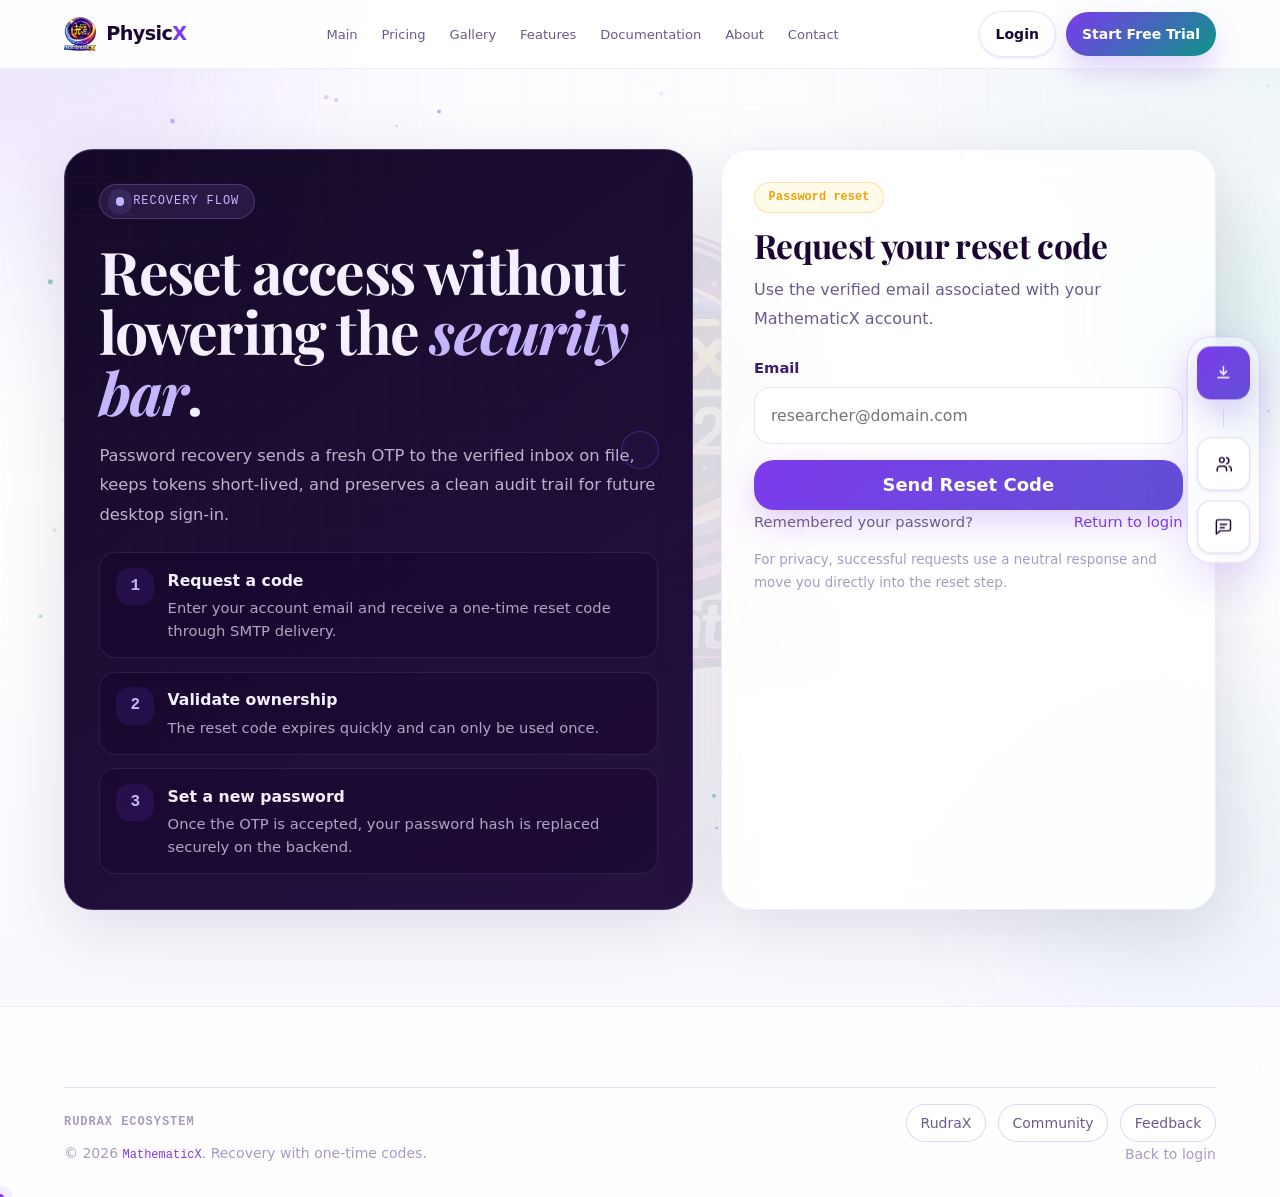
<file: forgot-password.html>
<!DOCTYPE html>
<html lang="en">
<head>
  <meta charset="UTF-8" />
  <meta name="viewport" content="width=device-width, initial-scale=1.0" />
  <title>Forgot Password - MathematicX</title>
  <meta name="description" content="Request a reset OTP for your MathematicX account and securely restore access." />
  <meta name="robots" content="noindex, nofollow" />
  <link rel="icon" type="image/png" href="assets/icon/logo.png" />
  <link rel="stylesheet" href="shared.css" />
  <link rel="stylesheet" href="auth.css" />
</head>
<body>
  <nav class="site-nav" id="site-nav">
    <div class="nav-inner">
      <a href="index.html" class="nav-logo" aria-label="MathematicX Home">
        <img src="assets/icon/logo.png" alt="MathematicX Logo" style="height:34px;">
        <span class="nav-logo-text">Mathematic<span>X</span></span>
      </a>
      <ul class="nav-links" id="nav-links" role="list">
        <li><a href="index.html">Home</a></li>
        <li><a href="pricing.html">Pricing</a></li>
        <li><a href="gallery/gallery.html">Gallery</a></li>
        <li><a href="index.html#features">Features</a></li>
        <li><a href="docs/documentation.html">Documentation</a></li>
        <li><a href="about/about.html">About</a></li>
        <li><a href="contacts/contact.html">Contact</a></li>
        <li><a href="index.html#download-section" class="nav-download">Download</a></li>
      </ul>
      <button class="nav-hamburger" id="nav-hamburger" aria-label="Open menu" aria-expanded="false">
        <span></span><span></span><span></span>
      </button>
    </div>
  </nav>

  <main class="page-shell">
    <section class="auth-hero">
      <div class="container auth-shell">
        <article class="auth-showcase reveal">
          <span class="page-badge">Recovery flow</span>
          <h1 class="page-title">Reset access without lowering the <span class="accent">security bar</span>.</h1>
          <p class="page-subtitle">
            Password recovery sends a fresh OTP to the verified inbox on file, keeps tokens short-lived, and preserves a clean audit trail for future desktop sign-in.
          </p>

          <div class="auth-list">
            <div class="auth-list-item">
              <div class="auth-list-icon">1</div>
              <div class="auth-list-copy">
                <strong>Request a code</strong>
                <span>Enter your account email and receive a one-time reset code through SMTP delivery.</span>
              </div>
            </div>
            <div class="auth-list-item">
              <div class="auth-list-icon">2</div>
              <div class="auth-list-copy">
                <strong>Validate ownership</strong>
                <span>The reset code expires quickly and can only be used once.</span>
              </div>
            </div>
            <div class="auth-list-item">
              <div class="auth-list-icon">3</div>
              <div class="auth-list-copy">
                <strong>Set a new password</strong>
                <span>Once the OTP is accepted, your password hash is replaced securely on the backend.</span>
              </div>
            </div>
          </div>
        </article>

        <article class="auth-card-panel reveal reveal-delay-1">
          <div class="auth-card-head">
            <span class="badge badge-amber">Password reset</span>
            <h2 class="auth-card-title">Request your reset code</h2>
            <p class="auth-card-copy">
              Use the verified email associated with your MathematicX account.
            </p>
          </div>

          <form id="forgot-password-form" class="auth-form" novalidate>
            <div class="field">
              <label for="forgot-password-email">Email</label>
              <input id="forgot-password-email" name="email" type="email" autocomplete="email" placeholder="researcher@domain.com" required />
            </div>

            <div id="forgot-password-message" class="status-message" aria-live="polite"></div>

            <button type="submit" class="btn btn-primary btn-lg auth-submit">Send Reset Code</button>
          </form>

          <div class="auth-inline">
            <span>Remembered your password?</span>
            <a href="login.html">Return to login</a>
          </div>
          <p class="auth-note">
            For privacy, successful requests use a neutral response and move you directly into the reset step.
          </p>
        </article>
      </div>
    </section>
  </main>

  <footer class="site-footer">
    <div class="container">
      <div class="footer-bottom" style="border-top:none; padding-top:0;">
        <span>&copy; 2026 <span class="mono">MathematicX</span>. Recovery with one-time codes.</span>
        <span><a href="login.html" style="text-decoration:none;">Back to login</a></span>
      </div>
    </div>
  </footer>

  <script src="js/config.js"></script>
  <script src="js/auth.js"></script>
  <script src="js/nav.js"></script>
</body>
</html>
</file>
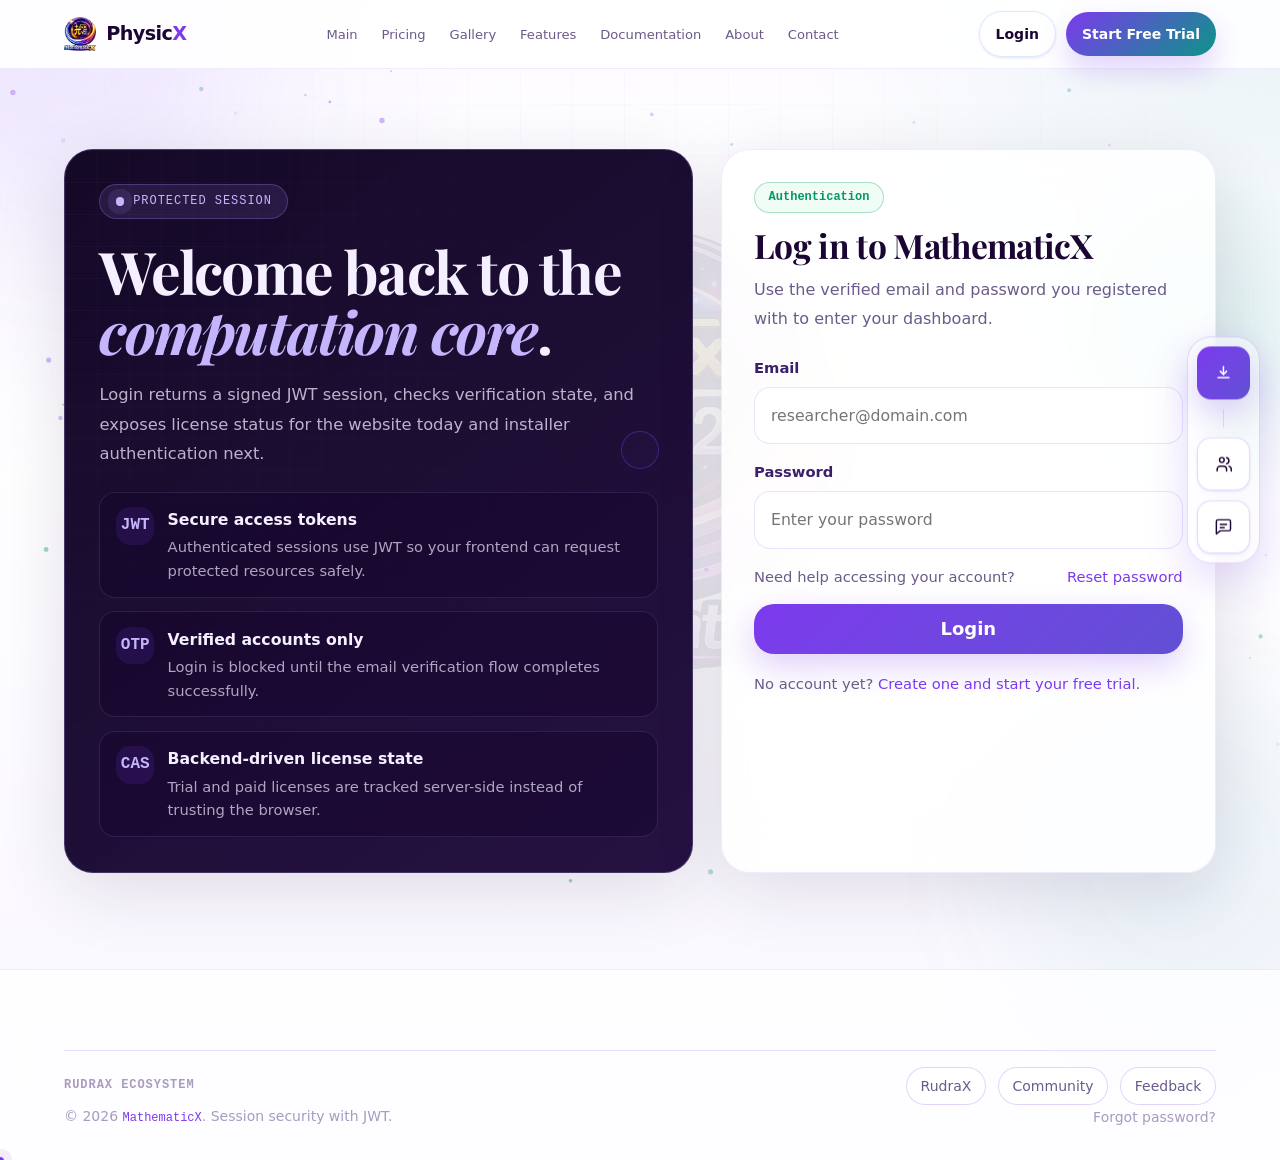
<file: login.html>
<!DOCTYPE html>
<html lang="en">
<head>
  <meta charset="UTF-8" />
  <meta name="viewport" content="width=device-width, initial-scale=1.0" />
  <title>Login - MathematicX</title>
  <meta name="description" content="Securely log in to MathematicX and access your account dashboard and license status." />
  <meta name="robots" content="noindex, nofollow" />
  <link rel="icon" type="image/png" href="assets/icon/logo.png" />
  <link rel="stylesheet" href="shared.css" />
  <link rel="stylesheet" href="auth.css" />
</head>
<body>
  <nav class="site-nav" id="site-nav">
    <div class="nav-inner">
      <a href="index.html" class="nav-logo" aria-label="MathematicX Home">
        <img src="assets/icon/logo.png" alt="MathematicX Logo" style="height:34px;">
        <span class="nav-logo-text">Mathematic<span>X</span></span>
      </a>
      <ul class="nav-links" id="nav-links" role="list">
        <li><a href="index.html">Home</a></li>
        <li><a href="pricing.html">Pricing</a></li>
        <li><a href="gallery/gallery.html">Gallery</a></li>
        <li><a href="index.html#features">Features</a></li>
        <li><a href="docs/documentation.html">Documentation</a></li>
        <li><a href="about/about.html">About</a></li>
        <li><a href="contacts/contact.html">Contact</a></li>
        <li><a href="index.html#download-section" class="nav-download">Download</a></li>
      </ul>
      <button class="nav-hamburger" id="nav-hamburger" aria-label="Open menu" aria-expanded="false">
        <span></span><span></span><span></span>
      </button>
    </div>
  </nav>

  <main class="page-shell">
    <section class="auth-hero">
      <div class="container auth-shell">
        <article class="auth-showcase reveal">
          <span class="page-badge">Protected session</span>
          <h1 class="page-title">Welcome back to the <span class="accent">computation core</span>.</h1>
          <p class="page-subtitle">
            Login returns a signed JWT session, checks verification state, and exposes license status for the website today and installer authentication next.
          </p>

          <div class="auth-list">
            <div class="auth-list-item">
              <div class="auth-list-icon">JWT</div>
              <div class="auth-list-copy">
                <strong>Secure access tokens</strong>
                <span>Authenticated sessions use JWT so your frontend can request protected resources safely.</span>
              </div>
            </div>
            <div class="auth-list-item">
              <div class="auth-list-icon">OTP</div>
              <div class="auth-list-copy">
                <strong>Verified accounts only</strong>
                <span>Login is blocked until the email verification flow completes successfully.</span>
              </div>
            </div>
            <div class="auth-list-item">
              <div class="auth-list-icon">CAS</div>
              <div class="auth-list-copy">
                <strong>Backend-driven license state</strong>
                <span>Trial and paid licenses are tracked server-side instead of trusting the browser.</span>
              </div>
            </div>
          </div>
        </article>

        <article class="auth-card-panel reveal reveal-delay-1">
          <div class="auth-card-head">
            <span class="badge badge-green">Authentication</span>
            <h2 class="auth-card-title">Log in to MathematicX</h2>
            <p class="auth-card-copy">
              Use the verified email and password you registered with to enter your dashboard.
            </p>
          </div>

          <form id="login-form" class="auth-form" novalidate>
            <div class="field">
              <label for="login-email">Email</label>
              <input id="login-email" name="email" type="email" autocomplete="email" placeholder="researcher@domain.com" required />
            </div>

            <div class="field">
              <label for="login-password">Password</label>
              <input id="login-password" name="password" type="password" autocomplete="current-password" placeholder="Enter your password" required />
            </div>

            <div class="auth-inline">
              <span>Need help accessing your account?</span>
              <a href="forgot-password.html">Reset password</a>
            </div>

            <div id="login-message" class="status-message" aria-live="polite"></div>

            <button type="submit" class="btn btn-primary btn-lg auth-submit">Login</button>
          </form>

          <p class="auth-footer-copy">
            No account yet? <a href="register.html">Create one and start your free trial</a>.
          </p>
        </article>
      </div>
    </section>
  </main>

  <footer class="site-footer">
    <div class="container">
      <div class="footer-bottom" style="border-top:none; padding-top:0;">
        <span>&copy; 2026 <span class="mono">MathematicX</span>. Session security with JWT.</span>
        <span><a href="forgot-password.html" style="text-decoration:none;">Forgot password?</a></span>
      </div>
    </div>
  </footer>

  <script src="js/config.js"></script>
  <script src="js/auth.js"></script>
  <script src="js/nav.js"></script>
</body>
</html>
</file>
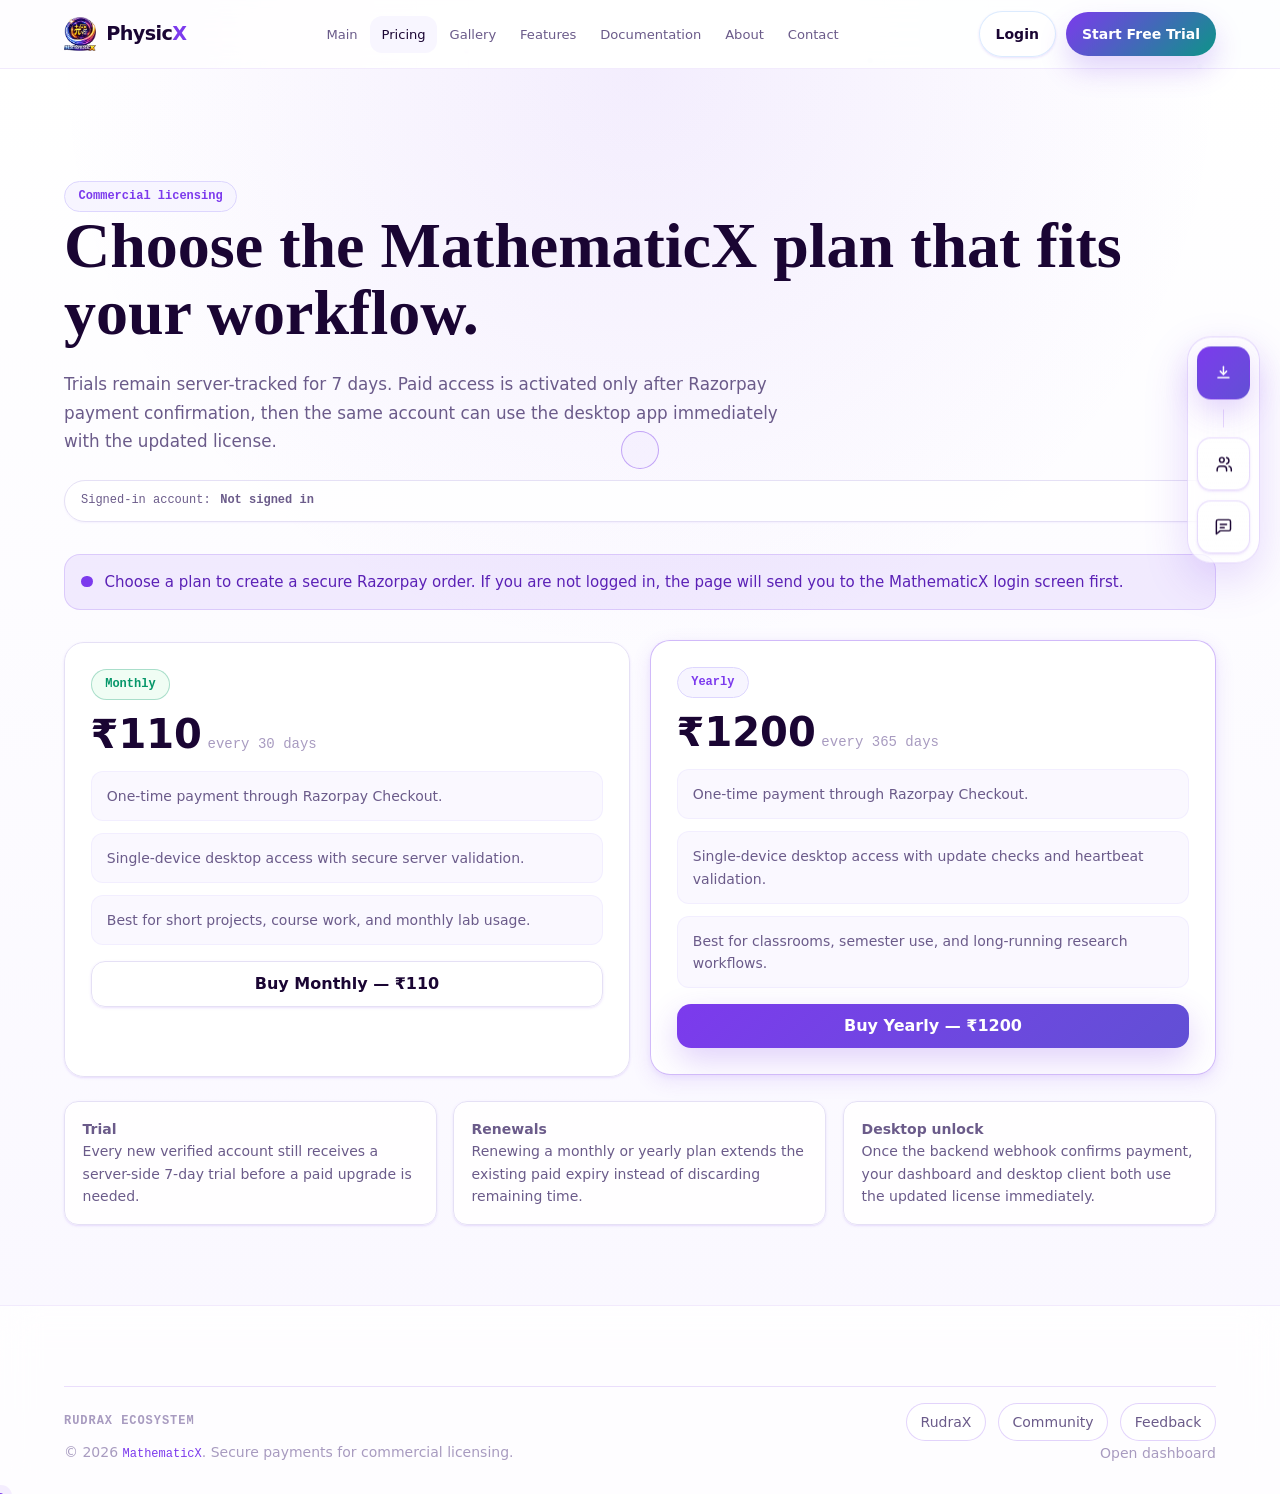
<file: pricing.html>
<!DOCTYPE html>
<html lang="en">
<head>
  <meta charset="UTF-8" />
  <meta name="viewport" content="width=device-width, initial-scale=1.0" />
  <title>Pricing - MathematicX</title>
  <meta name="description" content="Choose a MathematicX paid license plan and complete payment securely with Razorpay." />
  <link rel="icon" type="image/png" href="assets/icon/logo.png" />
  <link rel="stylesheet" href="shared.css" />
  <link rel="stylesheet" href="auth.css" />
  <style>
    .pricing-shell {
      padding: 7rem 0 5rem;
      background:
        radial-gradient(circle at top, rgba(124,58,237,0.09), transparent 42%),
        linear-gradient(180deg, #ffffff 0%, #faf8ff 100%);
    }
    .pricing-hero {
      display: grid;
      gap: 1.5rem;
      margin-bottom: 2rem;
      align-items: end;
    }
    .pricing-hero h1 {
      margin: 0;
      font-size: clamp(2.3rem, 5vw, 4rem);
      line-height: 1.05;
      font-family: var(--font-serif);
    }
    .pricing-hero p {
      margin: 0;
      max-width: 720px;
      color: var(--clr-text-3);
      font-size: 1.05rem;
      line-height: 1.7;
    }
    .pricing-account {
      display: inline-flex;
      gap: 0.6rem;
      align-items: center;
      padding: 0.65rem 1rem;
      border: 1px solid var(--clr-border);
      border-radius: 999px;
      background: rgba(255, 255, 255, 0.85);
      box-shadow: var(--shadow-xs);
      color: var(--clr-text-3);
      font-family: var(--font-mono);
      font-size: var(--text-xs);
    }
    .pricing-grid {
      display: grid;
      grid-template-columns: repeat(auto-fit, minmax(280px, 1fr));
      gap: 1.25rem;
      margin-top: 2rem;
    }
    .pricing-card {
      display: flex;
      flex-direction: column;
      gap: 1rem;
      padding: 1.6rem;
      background: rgba(255, 255, 255, 0.92);
      border: 1px solid var(--clr-border);
      border-radius: var(--radius-xl);
      box-shadow: var(--shadow-sm);
    }
    .pricing-card.featured {
      border-color: rgba(124,58,237,0.35);
      box-shadow: var(--shadow-md);
      transform: translateY(-2px);
    }
    .pricing-price {
      display: flex;
      align-items: baseline;
      gap: 0.35rem;
    }
    .pricing-price strong {
      font-size: 2.5rem;
      line-height: 1;
    }
    .pricing-price span {
      color: var(--clr-text-4);
      font-family: var(--font-mono);
      font-size: var(--text-sm);
    }
    .pricing-points {
      display: grid;
      gap: 0.75rem;
      color: var(--clr-text-3);
      font-size: var(--text-sm);
    }
    .pricing-point {
      padding: 0.8rem 0.95rem;
      border-radius: var(--radius-md);
      background: var(--clr-bg-soft);
      border: 1px solid rgba(196,181,253,0.15);
    }
    .pricing-meta {
      display: grid;
      grid-template-columns: repeat(auto-fit, minmax(220px, 1fr));
      gap: 1rem;
      margin-top: 1.5rem;
    }
    .pricing-meta-card {
      padding: 1rem 1.1rem;
      border-radius: var(--radius-lg);
      background: rgba(255, 255, 255, 0.86);
      border: 1px solid var(--clr-border);
      color: var(--clr-text-3);
      font-size: var(--text-sm);
      line-height: 1.6;
    }
  </style>
</head>
<body>
  <nav class="site-nav" id="site-nav">
    <div class="nav-inner">
      <a href="index.html" class="nav-logo" aria-label="MathematicX Home">
        <img src="assets/icon/logo.png" alt="MathematicX Logo" style="height:34px;">
        <span class="nav-logo-text">Mathematic<span>X</span></span>
      </a>
      <ul class="nav-links" id="nav-links" role="list">
        <li><a href="index.html">Home</a></li>
        <li><a href="pricing.html">Pricing</a></li>
        <li><a href="gallery/gallery.html">Gallery</a></li>
        <li><a href="index.html#features">Features</a></li>
        <li><a href="docs/documentation.html">Documentation</a></li>
        <li><a href="about/about.html">About</a></li>
        <li><a href="contacts/contact.html">Contact</a></li>
        <li><a href="index.html#download-section" class="nav-download">Download</a></li>
      </ul>
      <button class="nav-hamburger" id="nav-hamburger" aria-label="Open menu" aria-expanded="false">
        <span></span><span></span><span></span>
      </button>
    </div>
  </nav>

  <main class="pricing-shell">
    <section class="container">
      <div class="pricing-hero reveal">
        <div>
          <span class="badge badge-blue">Commercial licensing</span>
          <h1>Choose the MathematicX plan that fits your workflow.</h1>
        </div>
        <p>
          Trials remain server-tracked for 7 days. Paid access is activated only after Razorpay payment confirmation,
          then the same account can use the desktop app immediately with the updated license.
        </p>
        <div class="pricing-account">
          Signed-in account:
          <strong id="pricing-email">Checking session...</strong>
        </div>
      </div>

      <div id="pricing-message" class="status-message status-info show">
        Choose a plan to create a secure Razorpay order. If you are not logged in, the page will send you to the MathematicX login screen first.
      </div>

      <div class="pricing-grid">
        <article class="pricing-card reveal reveal-delay-1">
          <div>
            <span class="badge badge-green">Monthly</span>
            <div class="pricing-price" style="margin-top:0.9rem;">
              <strong>₹110</strong>
              <span>every 30 days</span>
            </div>
          </div>
          <div class="pricing-points">
            <div class="pricing-point">One-time payment through Razorpay Checkout.</div>
            <div class="pricing-point">Single-device desktop access with secure server validation.</div>
            <div class="pricing-point">Best for short projects, course work, and monthly lab usage.</div>
          </div>
          <button class="btn btn-secondary" data-buy-plan="monthly" onclick="buyPlan('monthly')">
            Buy Monthly — ₹110
          </button>
        </article>

        <article class="pricing-card featured reveal reveal-delay-2">
          <div>
            <span class="badge badge-blue">Yearly</span>
            <div class="pricing-price" style="margin-top:0.9rem;">
              <strong>₹1200</strong>
              <span>every 365 days</span>
            </div>
          </div>
          <div class="pricing-points">
            <div class="pricing-point">One-time payment through Razorpay Checkout.</div>
            <div class="pricing-point">Single-device desktop access with update checks and heartbeat validation.</div>
            <div class="pricing-point">Best for classrooms, semester use, and long-running research workflows.</div>
          </div>
          <button class="btn btn-primary" data-buy-plan="yearly" onclick="buyPlan('yearly')">
            Buy Yearly — ₹1200
          </button>
        </article>
      </div>

      <div class="pricing-meta">
        <div class="pricing-meta-card">
          <strong>Trial</strong><br />
          Every new verified account still receives a server-side 7-day trial before a paid upgrade is needed.
        </div>
        <div class="pricing-meta-card">
          <strong>Renewals</strong><br />
          Renewing a monthly or yearly plan extends the existing paid expiry instead of discarding remaining time.
        </div>
        <div class="pricing-meta-card">
          <strong>Desktop unlock</strong><br />
          Once the backend webhook confirms payment, your dashboard and desktop client both use the updated license immediately.
        </div>
      </div>
    </section>
  </main>

  <footer class="site-footer">
    <div class="container">
      <div class="footer-bottom" style="border-top:none; padding-top:0;">
        <span>&copy; 2026 <span class="mono">MathematicX</span>. Secure payments for commercial licensing.</span>
        <span><a href="dashboard.html" style="text-decoration:none;">Open dashboard</a></span>
      </div>
    </div>
  </footer>

  <script src="js/config.js"></script>
  <script src="js/auth.js"></script>
  <script src="https://checkout.razorpay.com/v1/checkout.js"></script>
  <script src="js/payment.js"></script>
  <script src="js/nav.js"></script>
</body>
</html>
</file>
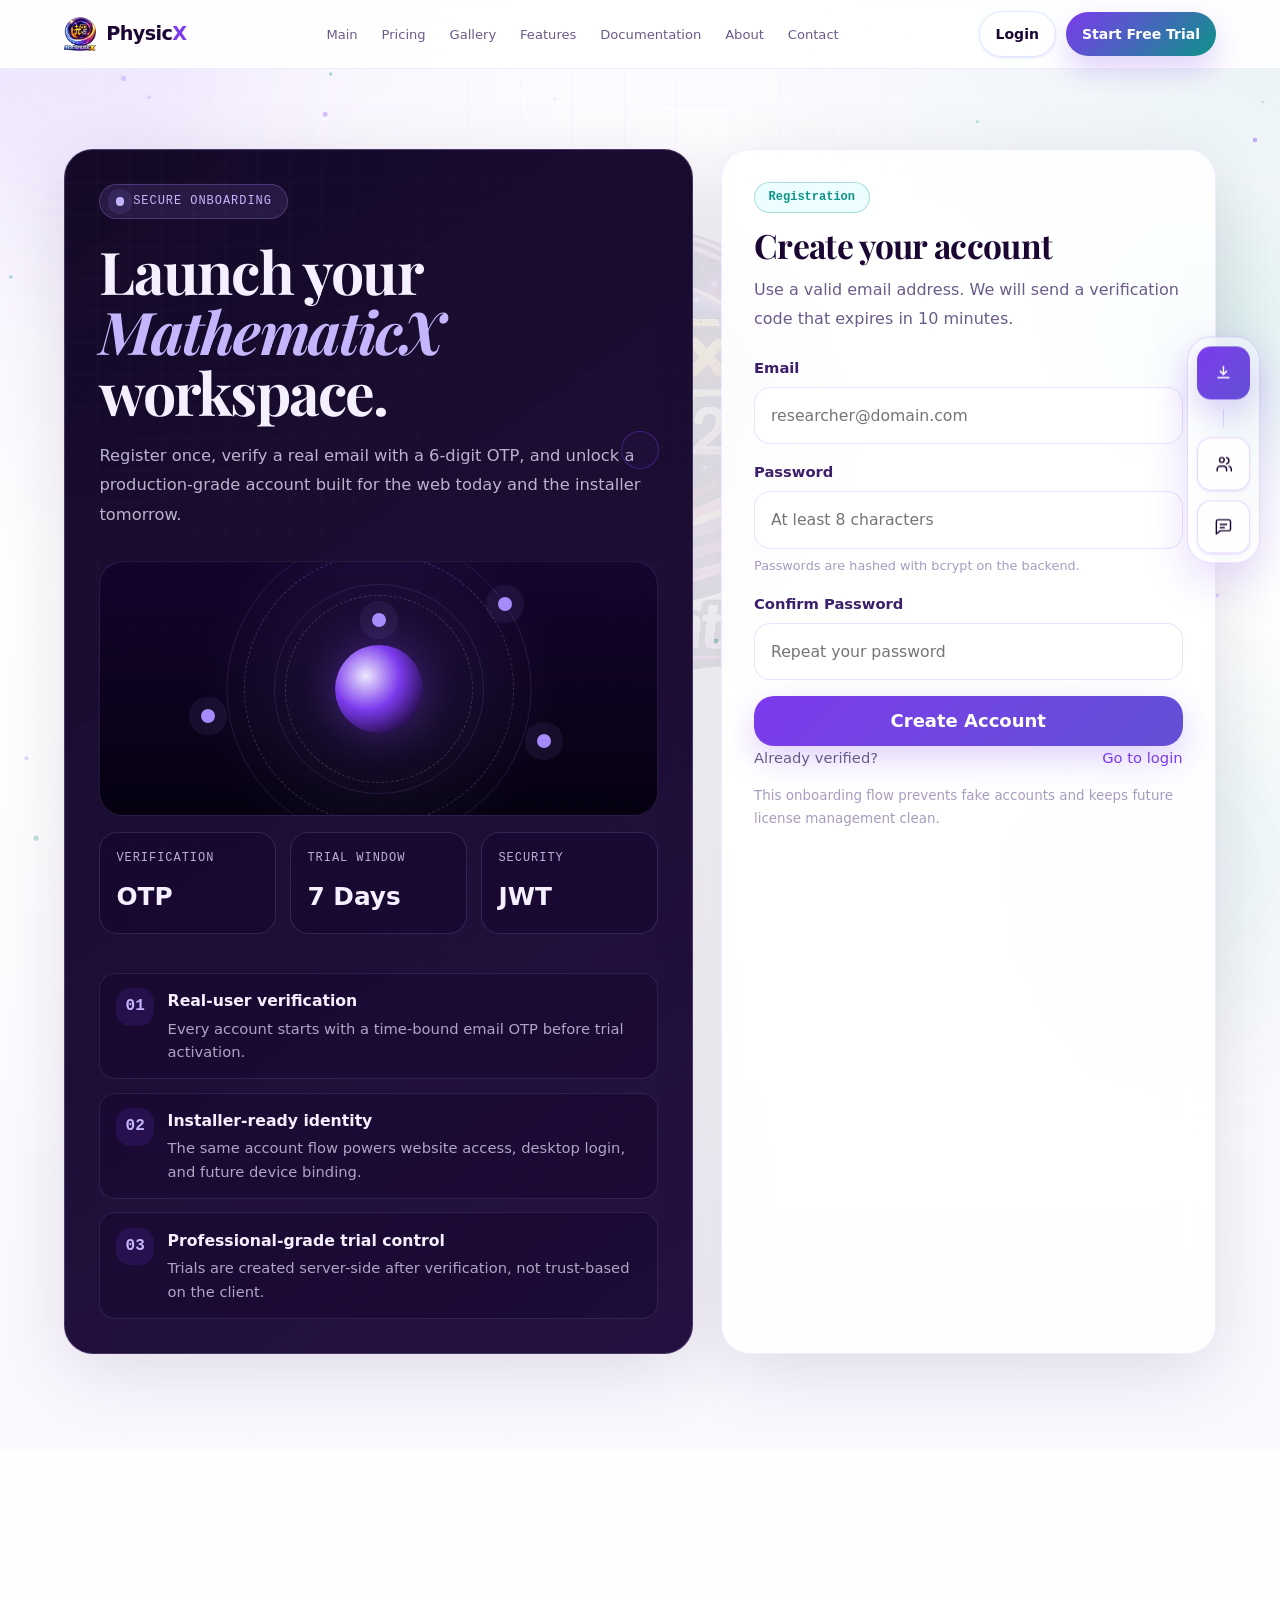
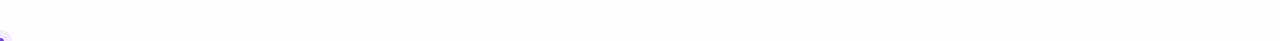
<file: register.html>
<!DOCTYPE html>
<html lang="en">
<head>
  <meta charset="UTF-8" />
  <meta name="viewport" content="width=device-width, initial-scale=1.0" />
  <title>Create Account - MathematicX</title>
  <meta name="description" content="Create your MathematicX account, verify your email with OTP, and activate a secure 7-day trial." />
  <meta name="robots" content="noindex, nofollow" />
  <link rel="icon" type="image/png" href="assets/icon/logo.png" />
  <link rel="stylesheet" href="shared.css" />
  <link rel="stylesheet" href="auth.css" />
</head>
<body>
  <nav class="site-nav" id="site-nav">
    <div class="nav-inner">
      <a href="index.html" class="nav-logo" aria-label="MathematicX Home">
        <img src="assets/icon/logo.png" alt="MathematicX Logo" style="height:34px;">
        <span class="nav-logo-text">Mathematic<span>X</span></span>
      </a>
      <ul class="nav-links" id="nav-links" role="list">
        <li><a href="index.html">Home</a></li>
        <li><a href="pricing.html">Pricing</a></li>
        <li><a href="gallery/gallery.html">Gallery</a></li>
        <li><a href="index.html#features">Features</a></li>
        <li><a href="docs/documentation.html">Documentation</a></li>
        <li><a href="about/about.html">About</a></li>
        <li><a href="contacts/contact.html">Contact</a></li>
        <li><a href="index.html#download-section" class="nav-download">Download</a></li>
      </ul>
      <button class="nav-hamburger" id="nav-hamburger" aria-label="Open menu" aria-expanded="false">
        <span></span><span></span><span></span>
      </button>
    </div>
  </nav>

  <main class="page-shell">
    <section class="auth-hero">
      <div class="container auth-shell">
        <article class="auth-showcase reveal">
          <span class="page-badge">Secure onboarding</span>
          <h1 class="page-title">Launch your <span class="accent">MathematicX</span> workspace.</h1>
          <p class="page-subtitle">
            Register once, verify a real email with a 6-digit OTP, and unlock a production-grade account built for the web today and the installer tomorrow.
          </p>

          <div class="auth-visual">
            <div class="auth-orbit">
              <div class="orbit-ring"></div>
              <div class="orbit-ring small"></div>
              <div class="orbit-core"></div>
              <div class="orbit-node one"></div>
              <div class="orbit-node two"></div>
              <div class="orbit-node three"></div>
              <div class="orbit-node four"></div>
            </div>

            <div class="auth-mini-grid">
              <div class="auth-mini-card">
                <div class="auth-mini-label">Verification</div>
                <div class="auth-mini-value">OTP</div>
              </div>
              <div class="auth-mini-card">
                <div class="auth-mini-label">Trial window</div>
                <div class="auth-mini-value">7 Days</div>
              </div>
              <div class="auth-mini-card">
                <div class="auth-mini-label">Security</div>
                <div class="auth-mini-value">JWT</div>
              </div>
            </div>

            <div class="auth-list">
              <div class="auth-list-item">
                <div class="auth-list-icon">01</div>
                <div class="auth-list-copy">
                  <strong>Real-user verification</strong>
                  <span>Every account starts with a time-bound email OTP before trial activation.</span>
                </div>
              </div>
              <div class="auth-list-item">
                <div class="auth-list-icon">02</div>
                <div class="auth-list-copy">
                  <strong>Installer-ready identity</strong>
                  <span>The same account flow powers website access, desktop login, and future device binding.</span>
                </div>
              </div>
              <div class="auth-list-item">
                <div class="auth-list-icon">03</div>
                <div class="auth-list-copy">
                  <strong>Professional-grade trial control</strong>
                  <span>Trials are created server-side after verification, not trust-based on the client.</span>
                </div>
              </div>
            </div>
          </div>
        </article>

        <article class="auth-card-panel reveal reveal-delay-1">
          <div class="auth-card-head">
            <span class="badge badge-cyan">Registration</span>
            <h2 class="auth-card-title">Create your account</h2>
            <p class="auth-card-copy">
              Use a valid email address. We will send a verification code that expires in 10 minutes.
            </p>
          </div>

          <form id="register-form" class="auth-form" novalidate>
            <div class="field">
              <label for="register-email">Email</label>
              <input id="register-email" name="email" type="email" autocomplete="email" placeholder="researcher@domain.com" required />
            </div>

            <div class="field">
              <label for="register-password">Password</label>
              <input id="register-password" name="password" type="password" autocomplete="new-password" minlength="8" placeholder="At least 8 characters" required />
              <small>Passwords are hashed with bcrypt on the backend.</small>
            </div>

            <div class="field">
              <label for="register-confirm-password">Confirm Password</label>
              <input id="register-confirm-password" name="confirmPassword" type="password" autocomplete="new-password" minlength="8" placeholder="Repeat your password" required />
            </div>

            <div id="register-message" class="status-message" aria-live="polite"></div>

            <button type="submit" class="btn btn-primary btn-lg auth-submit">Create Account</button>
          </form>

          <div class="auth-inline">
            <span>Already verified?</span>
            <a href="login.html">Go to login</a>
          </div>
          <p class="auth-note">
            This onboarding flow prevents fake accounts and keeps future license management clean.
          </p>
        </article>
      </div>
    </section>
  </main>

  <footer class="site-footer">
    <div class="container">
      <div class="footer-bottom" style="border-top:none; padding-top:0;">
        <span>&copy; 2026 <span class="mono">MathematicX</span>. Secure access for mathematical computation.</span>
        <span><a href="docs/documentation.html" style="text-decoration:none;">Documentation</a></span>
      </div>
    </div>
  </footer>

  <script src="js/config.js"></script>
  <script src="js/auth.js"></script>
  <script src="js/nav.js"></script>
</body>
</html>
</file>
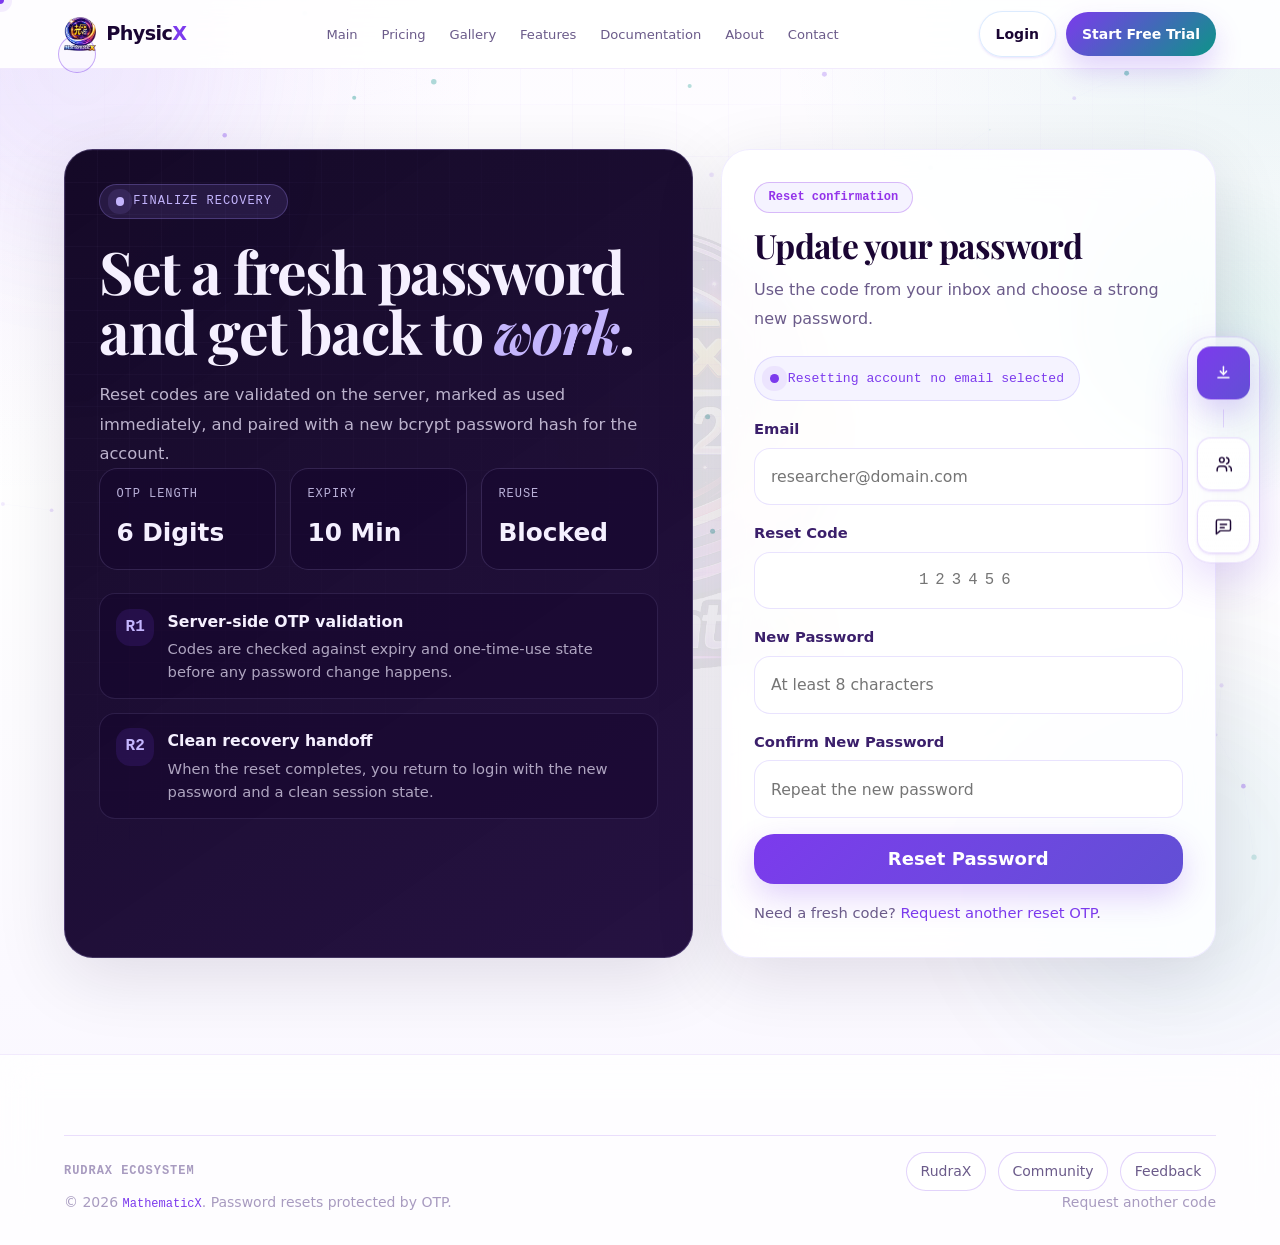
<file: reset-password.html>
<!DOCTYPE html>
<html lang="en">
<head>
  <meta charset="UTF-8" />
  <meta name="viewport" content="width=device-width, initial-scale=1.0" />
  <title>Reset Password - MathematicX</title>
  <meta name="description" content="Enter your reset OTP and choose a new password for your MathematicX account." />
  <meta name="robots" content="noindex, nofollow" />
  <link rel="icon" type="image/png" href="assets/icon/logo.png" />
  <link rel="stylesheet" href="shared.css" />
  <link rel="stylesheet" href="auth.css" />
</head>
<body>
  <nav class="site-nav" id="site-nav">
    <div class="nav-inner">
      <a href="index.html" class="nav-logo" aria-label="MathematicX Home">
        <img src="assets/icon/logo.png" alt="MathematicX Logo" style="height:34px;">
        <span class="nav-logo-text">Mathematic<span>X</span></span>
      </a>
      <ul class="nav-links" id="nav-links" role="list">
        <li><a href="index.html">Home</a></li>
        <li><a href="pricing.html">Pricing</a></li>
        <li><a href="gallery/gallery.html">Gallery</a></li>
        <li><a href="index.html#features">Features</a></li>
        <li><a href="docs/documentation.html">Documentation</a></li>
        <li><a href="about/about.html">About</a></li>
        <li><a href="contacts/contact.html">Contact</a></li>
        <li><a href="index.html#download-section" class="nav-download">Download</a></li>
      </ul>
      <button class="nav-hamburger" id="nav-hamburger" aria-label="Open menu" aria-expanded="false">
        <span></span><span></span><span></span>
      </button>
    </div>
  </nav>

  <main class="page-shell">
    <section class="auth-hero">
      <div class="container auth-shell">
        <article class="auth-showcase reveal">
          <span class="page-badge">Finalize recovery</span>
          <h1 class="page-title">Set a fresh password and get back to <span class="accent">work</span>.</h1>
          <p class="page-subtitle">
            Reset codes are validated on the server, marked as used immediately, and paired with a new bcrypt password hash for the account.
          </p>

          <div class="auth-mini-grid">
            <div class="auth-mini-card">
              <div class="auth-mini-label">OTP length</div>
              <div class="auth-mini-value">6 Digits</div>
            </div>
            <div class="auth-mini-card">
              <div class="auth-mini-label">Expiry</div>
              <div class="auth-mini-value">10 Min</div>
            </div>
            <div class="auth-mini-card">
              <div class="auth-mini-label">Reuse</div>
              <div class="auth-mini-value">Blocked</div>
            </div>
          </div>

          <div class="auth-list">
            <div class="auth-list-item">
              <div class="auth-list-icon">R1</div>
              <div class="auth-list-copy">
                <strong>Server-side OTP validation</strong>
                <span>Codes are checked against expiry and one-time-use state before any password change happens.</span>
              </div>
            </div>
            <div class="auth-list-item">
              <div class="auth-list-icon">R2</div>
              <div class="auth-list-copy">
                <strong>Clean recovery handoff</strong>
                <span>When the reset completes, you return to login with the new password and a clean session state.</span>
              </div>
            </div>
          </div>
        </article>

        <article class="auth-card-panel reveal reveal-delay-1">
          <div class="auth-card-head">
            <span class="badge badge-purple">Reset confirmation</span>
            <h2 class="auth-card-title">Update your password</h2>
            <p class="auth-card-copy">
              Use the code from your inbox and choose a strong new password.
            </p>
          </div>

          <div class="email-pill" data-email-pill hidden>
            Resetting account <span data-pending-email></span>
          </div>

          <form id="reset-password-form" class="auth-form" novalidate style="margin-top:1rem;">
            <div class="field" data-email-fallback hidden>
              <label for="reset-email">Email</label>
              <input id="reset-email" data-prefill-email name="email" type="email" autocomplete="email" placeholder="researcher@domain.com" />
            </div>

            <div class="field">
              <label for="reset-otp">Reset Code</label>
              <input id="reset-otp" name="otpCode" class="otp-input" type="text" inputmode="numeric" autocomplete="one-time-code" maxlength="6" placeholder="123456" required />
            </div>

            <div class="field">
              <label for="reset-password-input">New Password</label>
              <input id="reset-password-input" name="password" type="password" autocomplete="new-password" minlength="8" placeholder="At least 8 characters" required />
            </div>

            <div class="field">
              <label for="reset-confirm-password">Confirm New Password</label>
              <input id="reset-confirm-password" name="confirmPassword" type="password" autocomplete="new-password" minlength="8" placeholder="Repeat the new password" required />
            </div>

            <div id="reset-password-message" class="status-message" aria-live="polite"></div>

            <button type="submit" class="btn btn-primary btn-lg auth-submit">Reset Password</button>
          </form>

          <p class="auth-footer-copy">
            Need a fresh code? <a href="forgot-password.html">Request another reset OTP</a>.
          </p>
        </article>
      </div>
    </section>
  </main>

  <footer class="site-footer">
    <div class="container">
      <div class="footer-bottom" style="border-top:none; padding-top:0;">
        <span>&copy; 2026 <span class="mono">MathematicX</span>. Password resets protected by OTP.</span>
        <span><a href="forgot-password.html" style="text-decoration:none;">Request another code</a></span>
      </div>
    </div>
  </footer>

  <script src="js/config.js"></script>
  <script src="js/auth.js"></script>
  <script src="js/nav.js"></script>
</body>
</html>
</file>
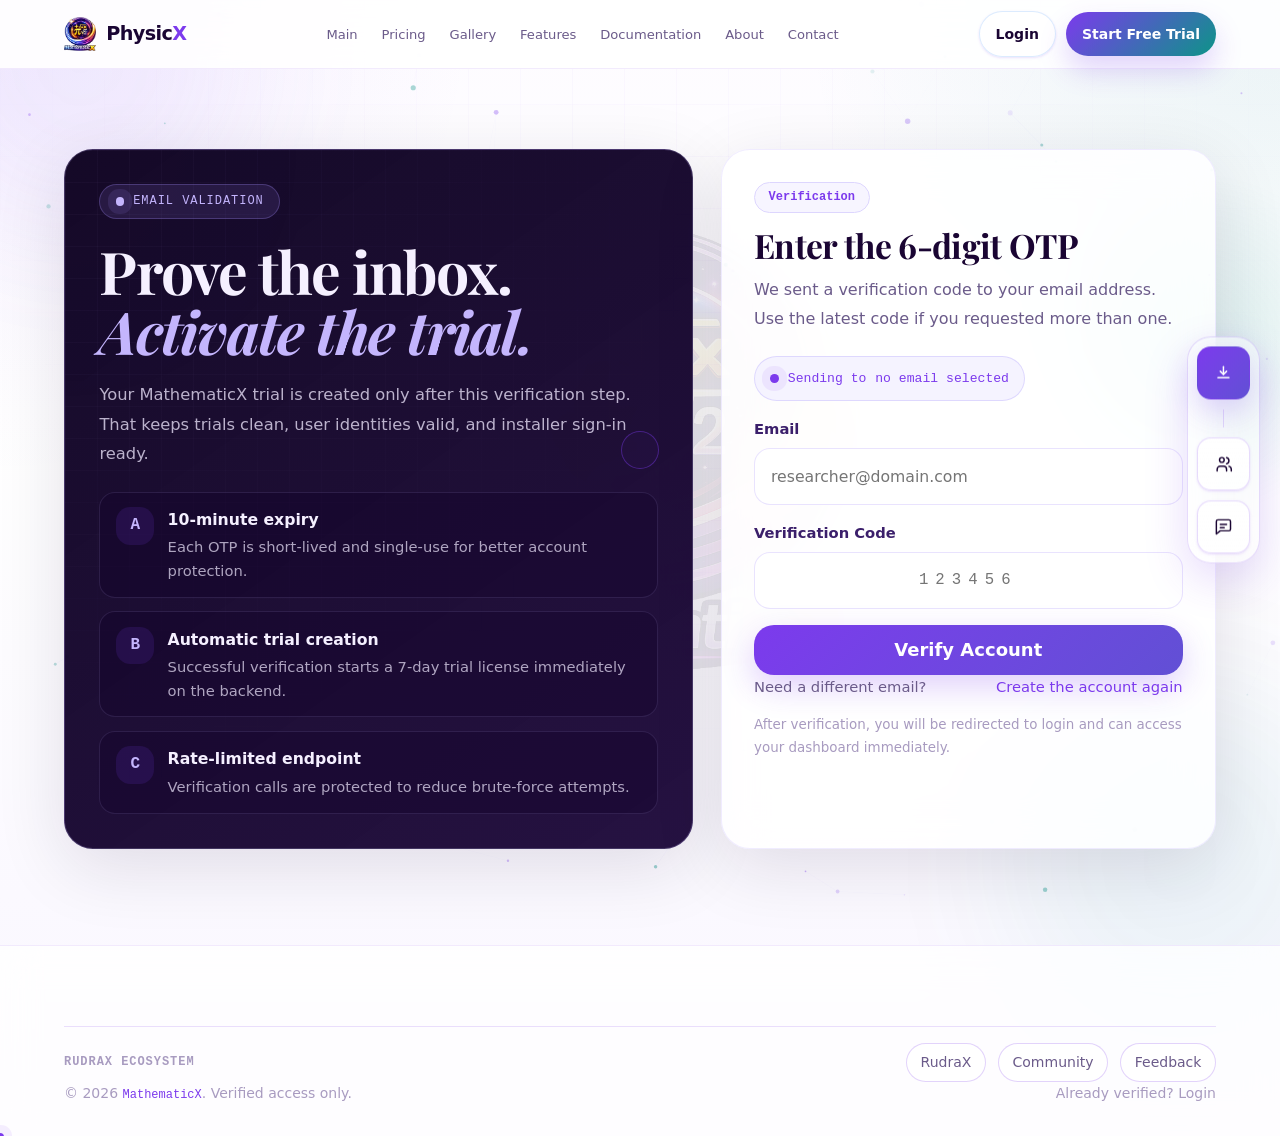
<file: verify-otp.html>
<!DOCTYPE html>
<html lang="en">
<head>
  <meta charset="UTF-8" />
  <meta name="viewport" content="width=device-width, initial-scale=1.0" />
  <title>Verify OTP - MathematicX</title>
  <meta name="description" content="Verify your MathematicX account using the one-time password sent to your email." />
  <meta name="robots" content="noindex, nofollow" />
  <link rel="icon" type="image/png" href="assets/icon/logo.png" />
  <link rel="stylesheet" href="shared.css" />
  <link rel="stylesheet" href="auth.css" />
</head>
<body>
  <nav class="site-nav" id="site-nav">
    <div class="nav-inner">
      <a href="index.html" class="nav-logo" aria-label="MathematicX Home">
        <img src="assets/icon/logo.png" alt="MathematicX Logo" style="height:34px;">
        <span class="nav-logo-text">Mathematic<span>X</span></span>
      </a>
      <ul class="nav-links" id="nav-links" role="list">
        <li><a href="index.html">Home</a></li>
        <li><a href="pricing.html">Pricing</a></li>
        <li><a href="gallery/gallery.html">Gallery</a></li>
        <li><a href="index.html#features">Features</a></li>
        <li><a href="docs/documentation.html">Documentation</a></li>
        <li><a href="about/about.html">About</a></li>
        <li><a href="contacts/contact.html">Contact</a></li>
        <li><a href="index.html#download-section" class="nav-download">Download</a></li>
      </ul>
      <button class="nav-hamburger" id="nav-hamburger" aria-label="Open menu" aria-expanded="false">
        <span></span><span></span><span></span>
      </button>
    </div>
  </nav>

  <main class="page-shell">
    <section class="auth-hero">
      <div class="container auth-shell">
        <article class="auth-showcase reveal">
          <span class="page-badge">Email validation</span>
          <h1 class="page-title">Prove the inbox. <span class="accent">Activate the trial.</span></h1>
          <p class="page-subtitle">
            Your MathematicX trial is created only after this verification step. That keeps trials clean, user identities valid, and installer sign-in ready.
          </p>

          <div class="auth-list">
            <div class="auth-list-item">
              <div class="auth-list-icon">A</div>
              <div class="auth-list-copy">
                <strong>10-minute expiry</strong>
                <span>Each OTP is short-lived and single-use for better account protection.</span>
              </div>
            </div>
            <div class="auth-list-item">
              <div class="auth-list-icon">B</div>
              <div class="auth-list-copy">
                <strong>Automatic trial creation</strong>
                <span>Successful verification starts a 7-day trial license immediately on the backend.</span>
              </div>
            </div>
            <div class="auth-list-item">
              <div class="auth-list-icon">C</div>
              <div class="auth-list-copy">
                <strong>Rate-limited endpoint</strong>
                <span>Verification calls are protected to reduce brute-force attempts.</span>
              </div>
            </div>
          </div>
        </article>

        <article class="auth-card-panel reveal reveal-delay-1">
          <div class="auth-card-head">
            <span class="badge badge-blue">Verification</span>
            <h2 class="auth-card-title">Enter the 6-digit OTP</h2>
            <p class="auth-card-copy">
              We sent a verification code to your email address. Use the latest code if you requested more than one.
            </p>
          </div>

          <div class="email-pill" data-email-pill hidden>
            Sending to <span data-pending-email></span>
          </div>

          <form id="verify-otp-form" class="auth-form" novalidate style="margin-top:1rem;">
            <div class="field" data-email-fallback hidden>
              <label for="verify-email">Email</label>
              <input id="verify-email" data-prefill-email name="email" type="email" autocomplete="email" placeholder="researcher@domain.com" />
            </div>

            <div class="field">
              <label for="verify-otp">Verification Code</label>
              <input id="verify-otp" name="otpCode" class="otp-input" type="text" inputmode="numeric" autocomplete="one-time-code" maxlength="6" placeholder="123456" required />
            </div>

            <div id="verify-otp-message" class="status-message" aria-live="polite"></div>

            <button type="submit" class="btn btn-primary btn-lg auth-submit">Verify Account</button>
          </form>

          <div class="auth-inline">
            <span>Need a different email?</span>
            <a href="register.html">Create the account again</a>
          </div>
          <p class="auth-note">After verification, you will be redirected to login and can access your dashboard immediately.</p>
        </article>
      </div>
    </section>
  </main>

  <footer class="site-footer">
    <div class="container">
      <div class="footer-bottom" style="border-top:none; padding-top:0;">
        <span>&copy; 2026 <span class="mono">MathematicX</span>. Verified access only.</span>
        <span><a href="login.html" style="text-decoration:none;">Already verified? Login</a></span>
      </div>
    </div>
  </footer>

  <script src="js/config.js"></script>
  <script src="js/auth.js"></script>
  <script src="js/otp.js"></script>
  <script src="js/nav.js"></script>
</body>
</html>
</file>
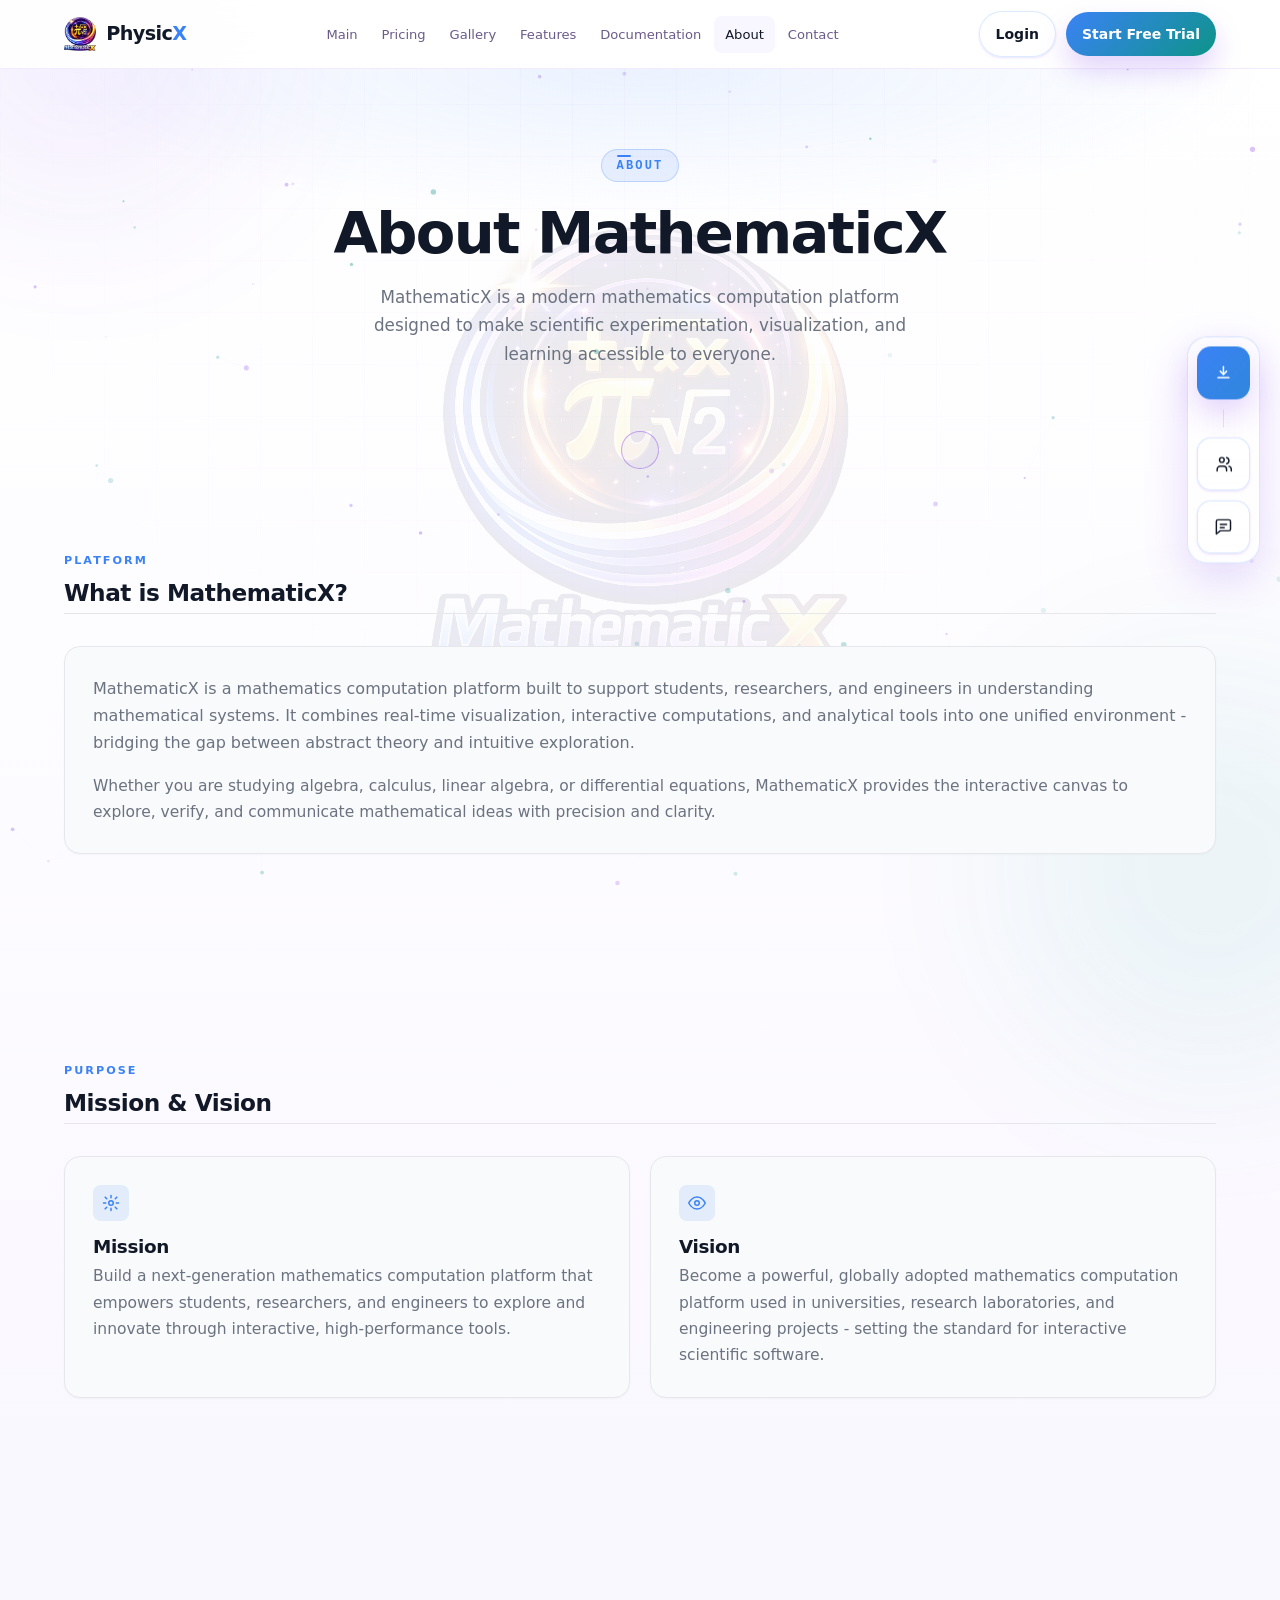
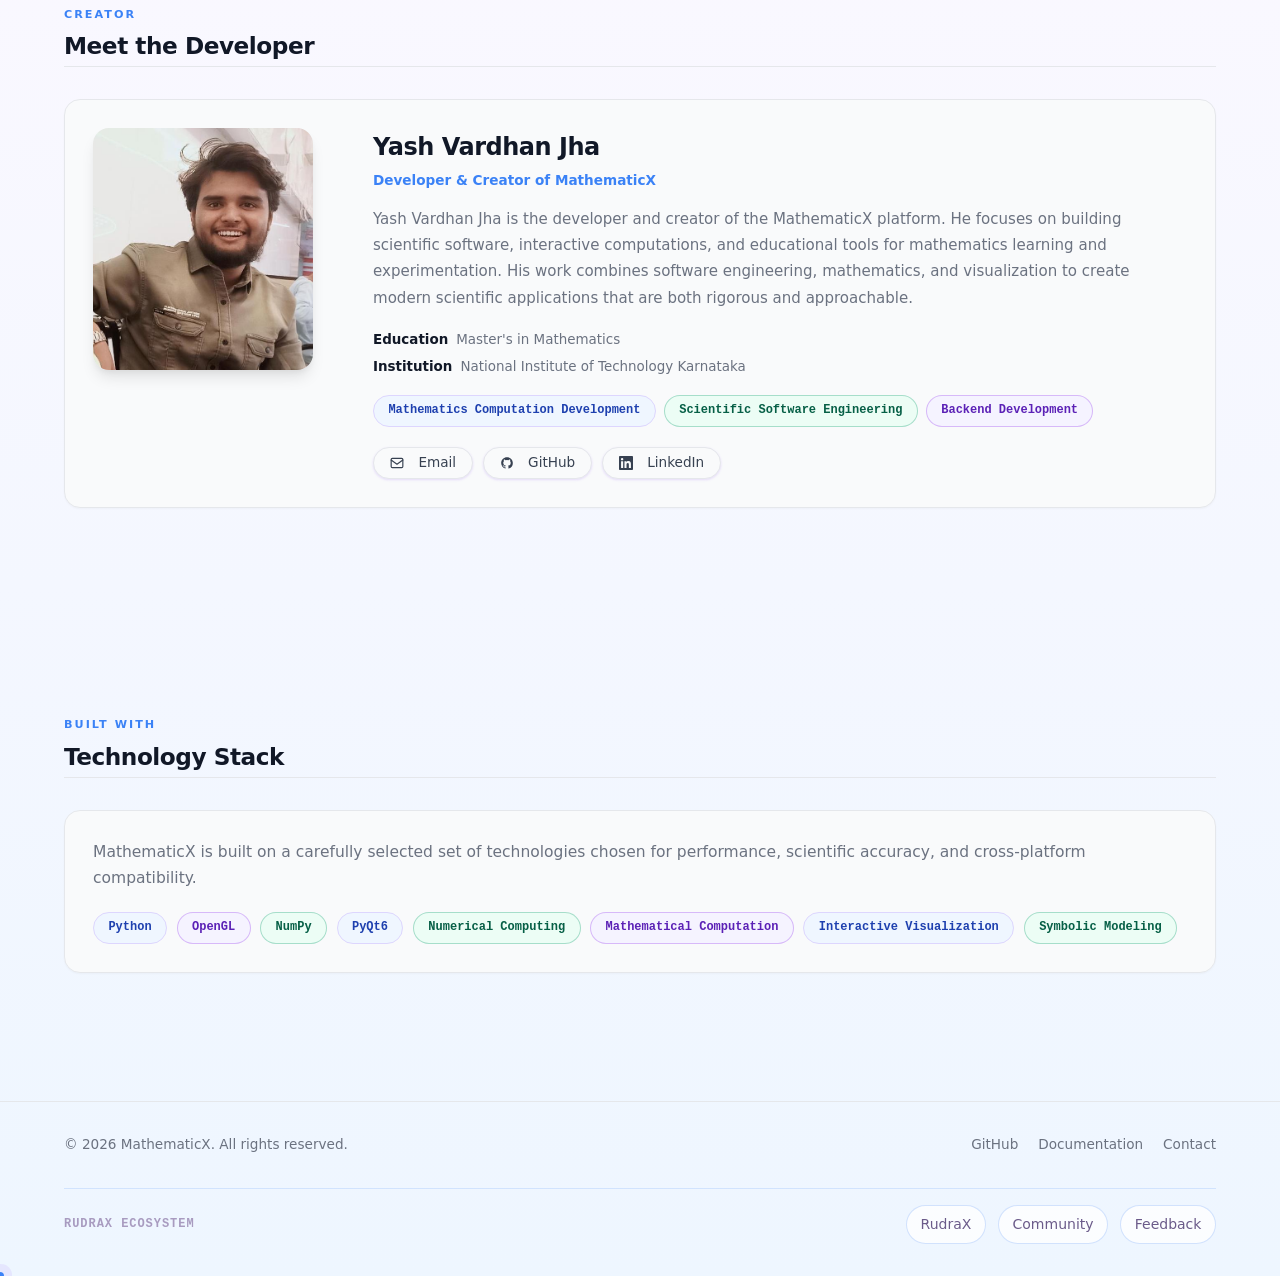
<file: about/about.html>
﻿<!DOCTYPE html>
<html lang="en">
<head>
  <meta charset="UTF-8" />
  <meta name="viewport" content="width=device-width, initial-scale=1.0" />
  <title>About â€” MathematicX</title>
  <link rel="icon" type="image/png" href="../assets/icon/logo.png">
  <link rel="stylesheet" href="../shared.css" />
  <style>
    /* â”€â”€ About-page-specific overrides (no new design system) â”€â”€ */

    /* Hero */
    .about-hero {
      text-align: center;
      padding: 5rem 1.5rem 3.5rem;
      position: relative;
      overflow: hidden;
    }
    .about-hero::before {
      content: "";
      position: absolute;
      inset: 0;
      background: radial-gradient(ellipse 70% 60% at 50% 0%,
        color-mix(in srgb, var(--clr-accent) 10%, transparent),
        transparent 70%);
      pointer-events: none;
    }
    .about-hero .label {
      display: inline-block;
      font-size: 0.75rem;
      font-weight: 700;
      letter-spacing: 0.18em;
      text-transform: uppercase;
      color: var(--clr-accent);
      background: color-mix(in srgb, var(--clr-accent) 10%, transparent);
      border: 1px solid color-mix(in srgb, var(--clr-accent) 25%, transparent);
      padding: 0.3rem 0.9rem;
      border-radius: 999px;
      margin-bottom: 1.25rem;
    }
    .about-hero h1 {
      font-size: clamp(2.4rem, 5vw, 3.6rem);
      font-weight: 800;
      line-height: 1.1;
      letter-spacing: -0.03em;
      margin-bottom: 1.1rem;
    }
    .about-hero p {
      max-width: 560px;
      margin: 0 auto;
      color: var(--clr-text-muted, #6b7280);
      font-size: 1.05rem;
      line-height: 1.7;
    }

    /* Section titles */
    .section-title {
      font-size: 1.45rem;
      font-weight: 700;
      letter-spacing: -0.02em;
      margin-bottom: 0.4rem;
    }
    .section-eyebrow {
      font-size: 0.7rem;
      font-weight: 700;
      letter-spacing: 0.18em;
      text-transform: uppercase;
      color: var(--clr-accent);
      margin-bottom: 0.6rem;
      display: block;
    }
    .section-lead {
      color: var(--clr-text-muted, #6b7280);
      line-height: 1.7;
      font-size: 0.97rem;
    }

    /* Grid helpers */
    .grid-2 {
      display: grid;
      grid-template-columns: 1fr 1fr;
      gap: 1.25rem;
    }
    @media (max-width: 640px) {
      .grid-2 { grid-template-columns: 1fr; }
    }

    /* Mission / Vision cards */
    .mv-card {
      position: relative;
      overflow: hidden;
    }
    .mv-card::after {
      content: "";
      position: absolute;
      top: -28px;
      right: -28px;
      width: 90px;
      height: 90px;
      border-radius: 50%;
      background: color-mix(in srgb, var(--clr-accent) 8%, transparent);
      border: 1.5px solid color-mix(in srgb, var(--clr-accent) 18%, transparent);
      pointer-events: none;
    }
    .mv-icon {
      width: 36px;
      height: 36px;
      border-radius: var(--radius-md, 8px);
      background: color-mix(in srgb, var(--clr-accent) 12%, transparent);
      display: flex;
      align-items: center;
      justify-content: center;
      margin-bottom: 1rem;
      color: var(--clr-accent);
      flex-shrink: 0;
    }
    .mv-icon svg { width: 18px; height: 18px; stroke: currentColor; fill: none; stroke-width: 2; stroke-linecap: round; stroke-linejoin: round; }

    /* Developer section */
    .dev-layout {
      display: grid;
      grid-template-columns: 240px 1fr;
      gap: 2.5rem;
      align-items: start;
    }
    @media (max-width: 700px) {
      .dev-layout { grid-template-columns: 1fr; justify-items: center; }
      .dev-details { text-align: center; }
      .dev-links { justify-content: center; }
      .spec-list { justify-content: center; }
    }
    .dev-photo {
      width: 100%;
      max-width: 220px;
      aspect-ratio: 1 / 1.1;
      object-fit: cover;
      border-radius: var(--radius-xl, 20px);
      box-shadow: var(--shadow-md);
      display: block;
    }
    .dev-photo-placeholder {
      width: 100%;
      max-width: 220px;
      aspect-ratio: 1 / 1.1;
      border-radius: var(--radius-xl, 20px);
      box-shadow: var(--shadow-md);
      background: var(--clr-bg-soft);
      border: 1px solid var(--clr-border);
      display: flex;
      flex-direction: column;
      align-items: center;
      justify-content: center;
      gap: 0.5rem;
      color: var(--clr-text-muted, #9ca3af);
      font-size: 0.8rem;
    }
    .dev-photo-placeholder svg { width: 40px; height: 40px; opacity: 0.35; }
    .dev-name {
      font-size: 1.5rem;
      font-weight: 800;
      letter-spacing: -0.02em;
      margin-bottom: 0.2rem;
    }
    .dev-role {
      font-size: 0.85rem;
      font-weight: 600;
      color: var(--clr-accent);
      margin-bottom: 0.9rem;
    }
    .dev-bio {
      font-size: 0.94rem;
      line-height: 1.75;
      color: var(--clr-text-muted, #6b7280);
      margin-bottom: 1.1rem;
    }
    .dev-meta {
      display: flex;
      flex-direction: column;
      gap: 0.35rem;
      margin-bottom: 1.1rem;
    }
    .dev-meta-row {
      display: flex;
      gap: 0.5rem;
      font-size: 0.84rem;
      align-items: baseline;
      flex-wrap: wrap;
    }
    .dev-meta-label {
      font-weight: 700;
      color: var(--clr-text, #111);
      white-space: nowrap;
    }
    .dev-meta-value {
      color: var(--clr-text-muted, #6b7280);
    }
    .spec-list {
      display: flex;
      flex-wrap: wrap;
      gap: 0.5rem;
      margin-bottom: 1.25rem;
    }
    .dev-links {
      display: flex;
      flex-wrap: wrap;
      gap: 0.6rem;
    }

    /* Stack section */
    .stack-grid {
      display: flex;
      flex-wrap: wrap;
      gap: 0.6rem;
    }
    .stack-card-inner {
      padding: 1.5rem;
    }

    /* Divider rule */
    .section-divider {
      border: none;
      border-top: 1px solid var(--clr-border);
      margin: 0.5rem 0 2rem;
    }

    /* Utility spacing */
    .mb-2 { margin-bottom: 2rem; }
    .mb-3 { margin-bottom: 3rem; }
    .mt-1 { margin-top: 1rem; }

    /* Fallback CSS variables in case shared.css is missing */
    :root {
      --clr-accent: #3b82f6;
      --clr-border: #e5e7eb;
      --clr-bg-soft: #f9fafb;
      --clr-text: #111827;
      --clr-text-muted: #6b7280;
      --radius-md: 0.5rem;
      --radius-xl: 1rem;
      --shadow-md: 0 10px 15px -3px rgba(0, 0, 0, 0.1), 0 4px 6px -2px rgba(0, 0, 0, 0.05);
    }
    .container {
      max-width: 1200px;
      margin: 0 auto;
      padding: 0 1.5rem;
    }
    .section {
      margin-bottom: 3rem;
    }
    .card {
      background: var(--clr-bg-soft, #ffffff);
      border-radius: var(--radius-xl, 1rem);
      border: 1px solid var(--clr-border, #e5e7eb);
      padding: 1.75rem;
      box-shadow: 0 1px 2px rgba(0, 0, 0, 0.03);
      transition: box-shadow 0.2s ease;
    }
    .badge {
      display: inline-flex;
      align-items: center;
      padding: 0.35rem 0.9rem;
      font-size: 0.75rem;
      font-weight: 600;
      border-radius: 999px;
      background: #f3f4f6;
      color: #1f2937;
    }
    .badge-blue {
      background: #eff6ff;
      color: #1e40af;
    }
    .badge-green {
      background: #ecfdf5;
      color: #065f46;
    }
    .badge-purple {
      background: #f5f3ff;
      color: #5b21b6;
    }
    .btn {
      display: inline-flex;
      align-items: center;
      padding: 0.5rem 1rem;
      font-size: 0.85rem;
      font-weight: 500;
      border-radius: 999px;
      text-decoration: none;
      transition: all 0.2s;
      background: transparent;
      border: 1px solid var(--clr-border);
      color: var(--clr-text);
    }
    .btn-secondary {
      background: #f9fafb;
      border-color: #e5e7eb;
      color: #374151;
    }
    .btn-secondary:hover {
      background: #f3f4f6;
      transform: translateY(-1px);
    }
    .reveal {
      opacity: 1;
      transform: none;
    }
    .reveal-delay-1 {
      transition-delay: 0.1s;
    }
    footer {
      margin-top: 3rem;
      padding: 2rem 1.5rem;
      text-align: center;
      border-top: 1px solid var(--clr-border);
      color: var(--clr-text-muted);
      font-size: 0.85rem;
    }
  </style>
</head>
<body>

<!-- â•â•â• UNIVERSAL NAV â•â•â• -->
<nav class="site-nav" id="site-nav">
  <div class="nav-inner">
    <a href="/MathematicX/index.html" class="nav-logo" aria-label="MathematicX Home">
      <img src="../assets/icon/logo.png"       alt="MathematicX Logo"       style="height:34px;">
      <span class="nav-logo-text">Mathematic<span>X</span></span>
    </a>
    <ul class="nav-links" id="nav-links" role="list">
      <li><a href="/MathematicX/index.html">Home</a></li>
      <li><a href="/MathematicX/pricing.html">Pricing</a></li>
      <li><a href="/MathematicX/gallery/gallery.html">Gallery</a></li>
      <li><a href="/MathematicX/index.html#features">Features</a></li>
      <li><a href="/MathematicX/docs/index.html">Documentation</a></li>
      <li><a href="/MathematicX/about/about.html">About</a></li>
      <li><a href="/MathematicX/contacts/contact.html">Contact</a></li>
      <li><a href="/MathematicX/index.html#download-section" class="nav-download">Download</a></li>
    </ul>
    <button class="nav-hamburger" id="nav-hamburger" aria-label="Open menu" aria-expanded="false">
      <span></span><span></span><span></span>
    </button>
  </div>
</nav>

<main>

  <!-- â•â•â•â•â•â•â•â•â•â•â•â•â•â•â•â•â•â•â•â•â•â•â•â•â•â•â•â•â•â•â•â•â•â•â•â•â•â•â•â•â•â•
       HERO
  â•â•â•â•â•â•â•â•â•â•â•â•â•â•â•â•â•â•â•â•â•â•â•â•â•â•â•â•â•â•â•â•â•â•â•â•â•â•â•â•â•â• -->
  <section class="section about-hero reveal">
    <span class="label">About</span>
    <h1>About MathematicX</h1>
    <p>
      MathematicX is a modern mathematics computation platform designed to make
      scientific experimentation, visualization, and learning accessible
      to everyone.
    </p>
  </section>

  <div class="container">

    <!-- â•â•â•â•â•â•â•â•â•â•â•â•â•â•â•â•â•â•â•â•â•â•â•â•â•â•â•â•â•â•â•â•â•â•â•â•â•â•â•â•â•â•
         ABOUT MATHEMATICX
    â•â•â•â•â•â•â•â•â•â•â•â•â•â•â•â•â•â•â•â•â•â•â•â•â•â•â•â•â•â•â•â•â•â•â•â•â•â•â•â•â•â• -->
    <section class="section reveal mb-3">
      <span class="section-eyebrow">Platform</span>
      <h2 class="section-title">What is MathematicX?</h2>
      <hr class="section-divider" />
      <div class="card">
        <p class="section-lead" style="font-size:1rem;">
          MathematicX is a mathematics computation platform built to support
          students, researchers, and engineers in understanding mathematical
          systems. It combines real-time visualization, interactive
          computations, and analytical tools into one unified environment -
          bridging the gap between abstract theory and intuitive exploration.
        </p>
        <p class="section-lead mt-1">
          Whether you are studying algebra, calculus, linear algebra, or
          differential equations, MathematicX provides the interactive canvas
          to explore, verify, and communicate mathematical ideas with
          precision and clarity.
        </p>
      </div>
    </section>

    <!-- â•â•â•â•â•â•â•â•â•â•â•â•â•â•â•â•â•â•â•â•â•â•â•â•â•â•â•â•â•â•â•â•â•â•â•â•â•â•â•â•â•â•
         MISSION & VISION
    â•â•â•â•â•â•â•â•â•â•â•â•â•â•â•â•â•â•â•â•â•â•â•â•â•â•â•â•â•â•â•â•â•â•â•â•â•â•â•â•â•â• -->
    <section class="section reveal reveal-delay-1 mb-3">
      <span class="section-eyebrow">Purpose</span>
      <h2 class="section-title">Mission & Vision</h2>
      <hr class="section-divider" />
      <div class="grid-2">

        <!-- Mission -->
        <div class="card mv-card">
          <div class="mv-icon">
            <svg viewBox="0 0 24 24"><circle cx="12" cy="12" r="3"/><path d="M12 2v3M12 19v3M2 12h3M19 12h3M4.22 4.22l2.12 2.12M17.66 17.66l2.12 2.12M4.22 19.78l2.12-2.12M17.66 6.34l2.12-2.12"/></svg>
          </div>
          <h3 class="section-title" style="font-size:1.15rem;">Mission</h3>
          <p class="section-lead">
            Build a next-generation mathematics computation platform that 
            empowers students, researchers, and engineers to explore 
            and innovate through interactive, high-performance tools.
          </p>
        </div>

        <!-- Vision -->
        <div class="card mv-card">
          <div class="mv-icon">
            <svg viewBox="0 0 24 24"><path d="M1 12s4-8 11-8 11 8 11 8-4 8-11 8-11-8-11-8z"/><circle cx="12" cy="12" r="3"/></svg>
          </div>
          <h3 class="section-title" style="font-size:1.15rem;">Vision</h3>
          <p class="section-lead">
            Become a powerful, globally adopted mathematics computation platform
            used in universities, research laboratories, and engineering 
            projects â€” setting the standard for interactive scientific software.
          </p>
        </div>

      </div>
    </section>

    <!-- â•â•â•â•â•â•â•â•â•â•â•â•â•â•â•â•â•â•â•â•â•â•â•â•â•â•â•â•â•â•â•â•â•â•â•â•â•â•â•â•â•â•
         DEVELOPER
    â•â•â•â•â•â•â•â•â•â•â•â•â•â•â•â•â•â•â•â•â•â•â•â•â•â•â•â•â•â•â•â•â•â•â•â•â•â•â•â•â•â• -->
    <section class="section reveal reveal-delay-1 mb-3">
      <span class="section-eyebrow">Creator</span>
      <h2 class="section-title">Meet the Developer</h2>
      <hr class="section-divider" />
      <div class="card">
        <div class="dev-layout">

          <!-- Photo with improved error handling -->
          <div>
            <img
              src="../assets/photo/yash.png"
              alt="Yash Vardhan Jha"
              class="dev-photo"
              onerror="this.onerror=null; this.style.display='none'; this.nextElementSibling.style.display='flex';"
            />
            <div class="dev-photo-placeholder" style="display:none;">
              <svg viewBox="0 0 24 24" fill="none" stroke="currentColor" stroke-width="1.5">
                <circle cx="12" cy="8" r="4"/>
                <path d="M4 20c0-4 3.6-7 8-7s8 3 8 7"/>
              </svg>
              <span>yash.png</span>
              <span style="font-size:0.7rem;">Photo not available</span>
            </div>
          </div>

          <!-- Details -->
          <div class="dev-details">
            <div class="dev-name">Yash Vardhan Jha</div>
            <div class="dev-role">Developer &amp; Creator of MathematicX</div>

            <p class="dev-bio">
              Yash Vardhan Jha is the developer and creator of the MathematicX
              platform. He focuses on building scientific software, interactive
              computations, and educational tools for mathematics learning and
              experimentation. His work combines software engineering,
              mathematics, and visualization to create modern scientific
              applications that are both rigorous and approachable.
            </p>

            <div class="dev-meta">
              <div class="dev-meta-row">
                <span class="dev-meta-label">Education</span>
                <span class="dev-meta-value">
                  Master's in Mathematics
                </span>
              </div>
              <div class="dev-meta-row">
                <span class="dev-meta-label">Institution</span>
                <span class="dev-meta-value">
                  National Institute of Technology Karnataka
                </span>
              </div>
            </div>

            <!-- Specialization badges -->
            <div class="spec-list">
              <span class="badge badge-blue">Mathematics Computation Development</span>
              <span class="badge badge-green">Scientific Software Engineering</span>
              <span class="badge badge-purple">Backend Development</span>
            </div>

            <!-- Contact links -->
            <div class="dev-links">
              <a href="mailto:yashvardhanjha321@gmail.com" class="btn btn-secondary">
                <svg width="14" height="14" viewBox="0 0 24 24" fill="none" stroke="currentColor" stroke-width="2" stroke-linecap="round" stroke-linejoin="round" style="margin-right:0.4rem;">
                  <rect x="2" y="4" width="20" height="16" rx="2"/>
                  <path d="m2 7 10 7 10-7"/>
                </svg>
                Email
              </a>
              <a href="https://github.com/Kesab333/" target="_blank" rel="noopener" class="btn btn-secondary">
                <svg width="14" height="14" viewBox="0 0 24 24" fill="currentColor" style="margin-right:0.4rem;">
                  <path d="M12 2C6.477 2 2 6.484 2 12.017c0 4.425 2.865 8.18 6.839 9.504.5.092.682-.217.682-.483 0-.237-.008-.868-.013-1.703-2.782.605-3.369-1.343-3.369-1.343-.454-1.158-1.11-1.466-1.11-1.466-.908-.62.069-.608.069-.608 1.003.07 1.531 1.032 1.531 1.032.892 1.53 2.341 1.088 2.91.832.092-.647.35-1.088.636-1.338-2.22-.253-4.555-1.113-4.555-4.951 0-1.093.39-1.988 1.029-2.688-.103-.253-.446-1.272.098-2.65 0 0 .84-.27 2.75 1.026A9.564 9.564 0 0 1 12 6.844a9.59 9.59 0 0 1 2.504.337c1.909-1.296 2.747-1.027 2.747-1.027.546 1.379.202 2.398.1 2.651.64.7 1.028 1.595 1.028 2.688 0 3.848-2.339 4.695-4.566 4.943.359.309.678.92.678 1.855 0 1.338-.012 2.419-.012 2.747 0 .268.18.58.688.482A10.02 10.02 0 0 0 22 12.017C22 6.484 17.522 2 12 2z"/>
                </svg>
                GitHub
              </a>
              <a href="https://www.linkedin.com/in/yash-vardhan-jha-5144111b4" target="_blank" rel="noopener" class="btn btn-secondary">
                <svg width="14" height="14" viewBox="0 0 24 24" fill="currentColor" style="margin-right:0.4rem;">
                  <path d="M20.447 20.452h-3.554v-5.569c0-1.328-.027-3.037-1.852-3.037-1.853 0-2.136 1.445-2.136 2.939v5.667H9.351V9h3.414v1.561h.046c.477-.9 1.637-1.85 3.37-1.85 3.601 0 4.267 2.37 4.267 5.455v6.286zM5.337 7.433a2.062 2.062 0 0 1-2.063-2.065 2.064 2.064 0 1 1 2.063 2.065zm1.782 13.019H3.555V9h3.564v11.452zM22.225 0H1.771C.792 0 0 .774 0 1.729v20.542C0 23.227.792 24 1.771 24h20.451C23.2 24 24 23.227 24 22.271V1.729C24 .774 23.2 0 22.222 0h.003z"/>
                </svg>
                LinkedIn
              </a>
            </div>
          </div>

        </div><!-- /dev-layout -->
      </div><!-- /card -->
    </section>

    <!-- â•â•â•â•â•â•â•â•â•â•â•â•â•â•â•â•â•â•â•â•â•â•â•â•â•â•â•â•â•â•â•â•â•â•â•â•â•â•â•â•â•â•
         TECHNOLOGY STACK
    â•â•â•â•â•â•â•â•â•â•â•â•â•â•â•â•â•â•â•â•â•â•â•â•â•â•â•â•â•â•â•â•â•â•â•â•â•â•â•â•â•â• -->
    <section class="section reveal reveal-delay-1 mb-3">
      <span class="section-eyebrow">Built With</span>
      <h2 class="section-title">Technology Stack</h2>
      <hr class="section-divider" />
      <div class="card">
        <p class="section-lead" style="margin-bottom:1.25rem;">
          MathematicX is built on a carefully selected set of 
          technologies chosen for performance, scientific accuracy,
          and cross-platform compatibility.
        </p>
        <div class="stack-grid">
          <span class="badge badge-blue">Python</span>
          <span class="badge badge-purple">OpenGL</span>
          <span class="badge badge-green">NumPy</span>
          <span class="badge badge-blue">PyQt6</span>
          <span class="badge badge-green">Numerical Computing</span>
          <span class="badge badge-purple">Mathematical Computation</span>
          <span class="badge badge-blue">Interactive Visualization</span>
          <span class="badge badge-green">Symbolic Modeling</span>
        </div>
      </div>
    </section>

  </div><!-- /container -->
</main>

<!-- â•â•â•â•â•â•â•â•â•â•â•â•â•â•â•â•â•â•â•â•â•â•â•â•â•â•â•â•â•â•â•â•â•â•â•â•â•â•â•â•â•â•â•
       UNIVERSAL FOOTER
  â•â•â•â•â•â•â•â•â•â•â•â•â•â•â•â•â•â•â•â•â•â•â•â•â•â•â•â•â•â•â•â•â•â•â•â•â•â•â•â•â•â•â•â•â•â•â• -->
  <footer style="border-top: 1px solid var(--clr-border); padding: 2rem 0; margin-top: 2rem;">
    <div class="container" style="display:flex; flex-wrap:wrap; align-items:center; justify-content:space-between; gap:1rem;">
      <p style="margin:0; font-size:0.85rem; color:var(--clr-text-muted, #64748b);">
        &copy; 2026 MathematicX. All rights reserved.
      </p>
      <nav aria-label="Footer links" style="display:flex; gap:1.25rem;">
        <a href="https://github.com" style="font-size:0.85rem; color:var(--clr-text-muted, #64748b); text-decoration:none;" target="_blank" rel="noopener">GitHub</a>
        <a href="/MathematicX/docs/index.html"          style="font-size:0.85rem; color:var(--clr-text-muted, #64748b); text-decoration:none;">Documentation</a>
        <a href="/MathematicX/contacts/contact.html"       style="font-size:0.85rem; color:var(--clr-text-muted, #64748b); text-decoration:none;">Contact</a>
      </nav>
    </div>
  </footer>
  <script src="../js/nav.js"></script>
</body>
</html>
</file>
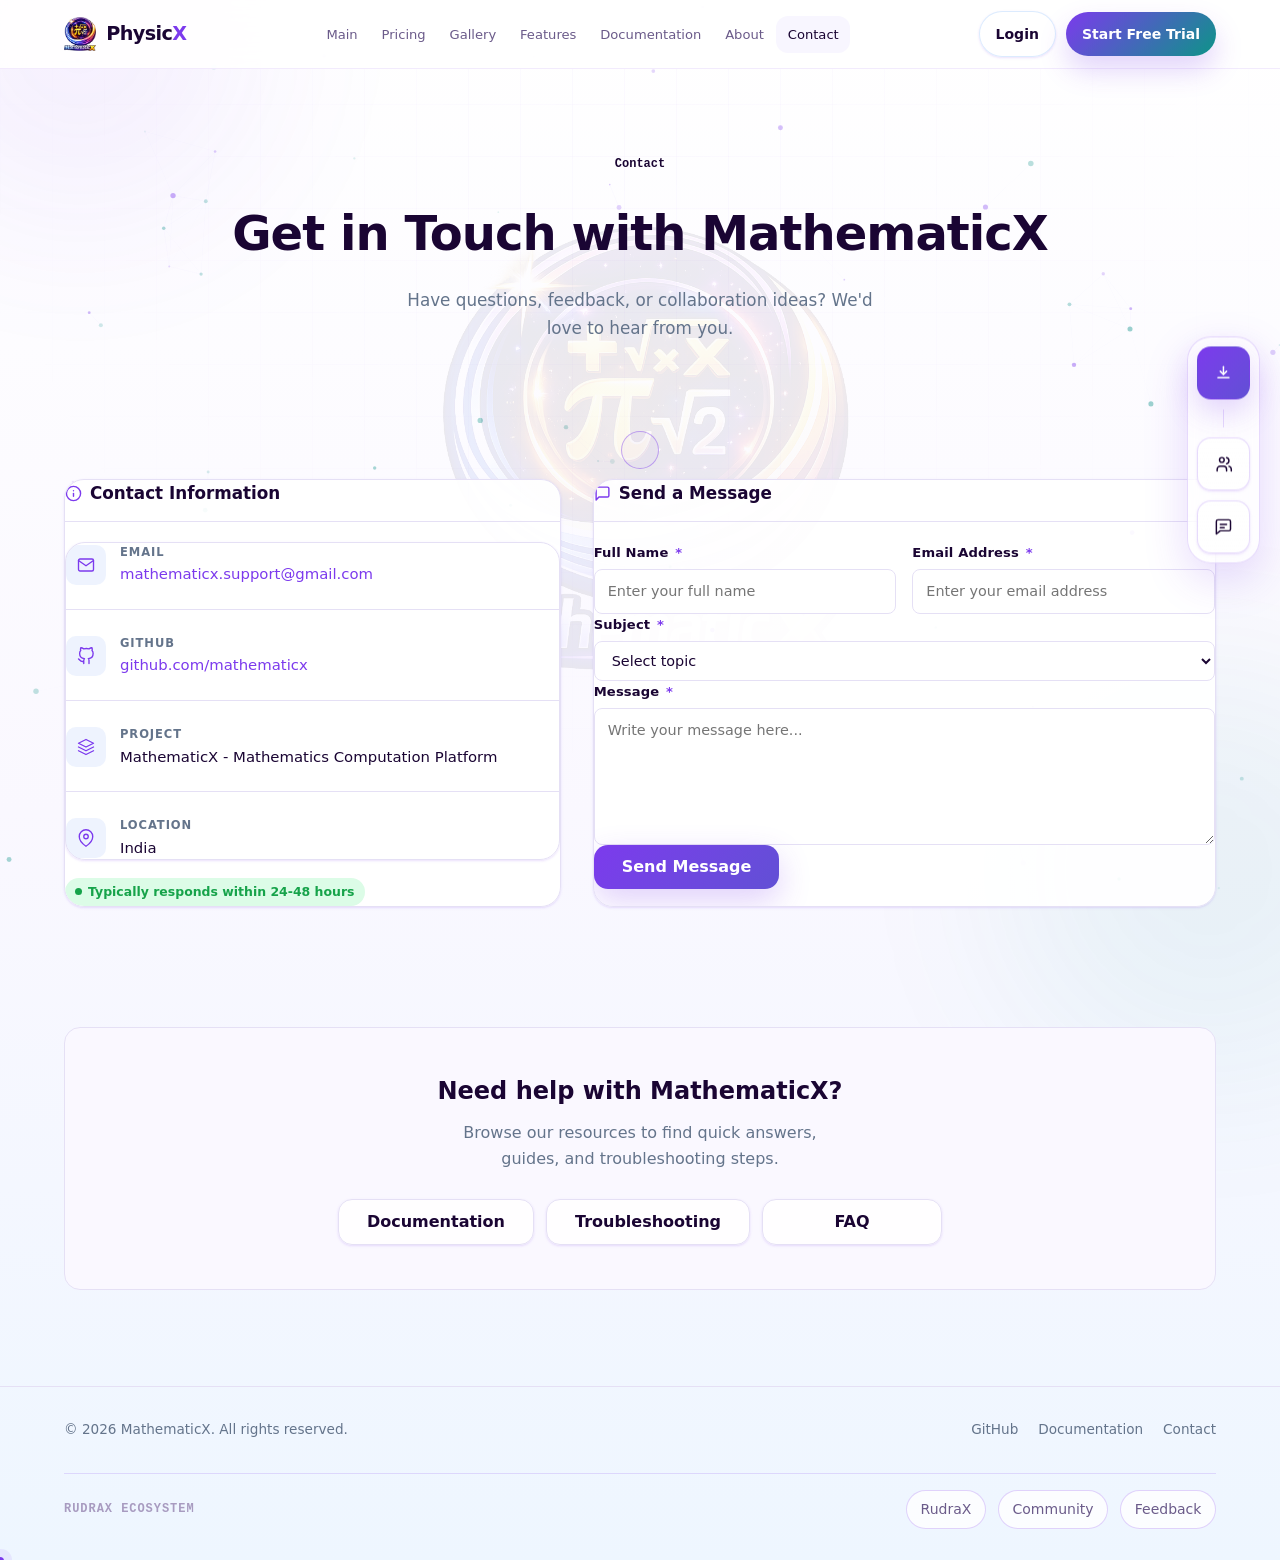
<file: contacts/contact.html>
<!DOCTYPE html>
<html lang="en">
<head>
  <meta charset="UTF-8" />
  <meta name="viewport" content="width=device-width, initial-scale=1.0" />
  <title>Contact - MathematicX</title>
  <link rel="icon" type="image/png" href="../assets/icon/logo.png">
  <link rel="stylesheet" href="../shared.css" />
  <style>
    /* ── Contact-page-only overrides ────────────────────────── */

    /* Hero */
    .contact-hero {
      padding: 80px 0 56px;
      text-align: center;
    }
    .contact-hero .badge {
      margin-bottom: 16px;
    }
    .contact-hero h1 {
      font-size: clamp(2rem, 5vw, 3rem);
      font-weight: 700;
      letter-spacing: -0.02em;
      margin-bottom: 14px;
      color: var(--clr-text, #0f172a);
    }
    .contact-hero p {
      max-width: 480px;
      margin: 0 auto;
      color: var(--clr-text-muted, #64748b);
      font-size: 1.05rem;
      line-height: 1.7;
    }

    /* Two-column grid */
    .contact-grid {
      display: grid;
      grid-template-columns: minmax(320px, 1.02fr) minmax(420px, 1.28fr);
      gap: clamp(20px, 3vw, 32px);
      align-items: stretch;
    }
    @media (max-width: 900px) {
      .contact-grid { grid-template-columns: 1fr; }
    }
    .contact-grid > .card {
      height: 100%;
    }

    /* Info card */
    .info-card {
      display: flex;
      flex-direction: column;
      gap: 20px;
    }
    .info-item {
      display: flex;
      align-items: flex-start;
      gap: 14px;
    }
    .info-icon {
      width: 40px;
      height: 40px;
      min-width: 40px;
      border-radius: 10px;
      background: var(--clr-accent-soft, rgba(37,99,235,.08));
      display: flex;
      align-items: center;
      justify-content: center;
      margin-top: 2px;
    }
    .info-icon svg {
      width: 18px;
      height: 18px;
      stroke: var(--clr-accent, #2563eb);
      fill: none;
      stroke-width: 1.8;
      stroke-linecap: round;
      stroke-linejoin: round;
    }
    .info-label {
      font-size: 0.72rem;
      font-weight: 600;
      letter-spacing: 0.08em;
      text-transform: uppercase;
      color: var(--clr-text-muted, #64748b);
      margin-bottom: 3px;
    }
    .info-value {
      font-size: 0.93rem;
      color: var(--clr-text, #0f172a);
      font-weight: 500;
      line-height: 1.4;
      overflow-wrap: anywhere;
      word-break: break-word;
    }
    .info-item > div:last-child {
      flex: 1;
      min-width: 0;
    }
    .info-value a {
      color: var(--clr-accent, #2563eb);
      text-decoration: none;
    }
    .info-value a:hover { text-decoration: underline; }

    /* Response badge inside card */
    .response-badge {
      display: inline-flex;
      align-items: center;
      gap: 6px;
      flex-wrap: wrap;
      font-size: 0.78rem;
      font-weight: 600;
      color: #16a34a;
      background: #dcfce7;
      padding: 4px 10px;
      border-radius: 20px;
      margin-top: 18px;
      max-width: 100%;
      align-self: flex-start;
    }
    .response-badge::before {
      content: '';
      width: 7px;
      height: 7px;
      border-radius: 50%;
      background: #16a34a;
      display: inline-block;
    }

    /* Divider inside info card */
    .info-divider {
      border: none;
      border-top: 1px solid var(--clr-border, #e2e8f0);
      margin: 4px 0;
    }

    /* Form card */
    .form-card form {
      display: flex;
      flex-direction: column;
      gap: 18px;
    }
    .form-row {
      display: grid;
      grid-template-columns: 1fr 1fr;
      gap: 16px;
    }
    @media (max-width: 520px) {
      .form-row { grid-template-columns: 1fr; }
    }
    .form-group {
      display: flex;
      flex-direction: column;
      gap: 6px;
    }
    .form-group label {
      font-size: 0.82rem;
      font-weight: 600;
      color: var(--clr-text, #0f172a);
      letter-spacing: 0.01em;
    }
    .form-group label .required {
      color: var(--clr-accent, #2563eb);
      margin-left: 2px;
    }
    .form-group input,
    .form-group select,
    .form-group textarea {
      padding: 10px 13px;
      border: 1.5px solid var(--clr-border, #e2e8f0);
      border-radius: 8px;
      background: var(--clr-bg, #fff);
      color: var(--clr-text, #0f172a);
      font-size: 0.9rem;
      font-family: inherit;
      transition: border-color 0.15s, box-shadow 0.15s;
      outline: none;
      width: 100%;
      box-sizing: border-box;
    }
    .form-group input:focus,
    .form-group select:focus,
    .form-group textarea:focus {
      border-color: var(--clr-accent, #2563eb);
      box-shadow: 0 0 0 3px rgba(37,99,235,.12);
    }
    .form-group input.error,
    .form-group select.error,
    .form-group textarea.error {
      border-color: #ef4444;
      box-shadow: 0 0 0 3px rgba(239,68,68,.1);
    }
    .form-group .field-error {
      font-size: 0.76rem;
      color: #ef4444;
      margin-top: 2px;
      display: none;
    }
    .form-group.show-error .field-error { display: block; }
    .form-group textarea {
      resize: vertical;
      min-height: 120px;
    }

    /* Submit row */
    .form-submit-row {
      display: flex;
      align-items: center;
      gap: 14px;
      flex-wrap: wrap;
    }
    .btn-submit {
      display: inline-flex;
      align-items: center;
      gap: 8px;
      position: relative;
      min-width: 148px;
      justify-content: center;
    }
    .btn-submit .spinner {
      width: 16px;
      height: 16px;
      border: 2px solid rgba(255,255,255,.4);
      border-top-color: #fff;
      border-radius: 50%;
      animation: spin 0.7s linear infinite;
      display: none;
    }
    .btn-submit.loading .btn-text { opacity: 0.6; }
    .btn-submit.loading .spinner { display: block; }
    @keyframes spin { to { transform: rotate(360deg); } }

    /* Status messages */
    .form-status {
      display: none;
      padding: 12px 16px;
      border-radius: 8px;
      font-size: 0.88rem;
      font-weight: 500;
      align-items: center;
      gap: 10px;
    }
    .form-status.visible { display: flex; }
    .form-status.success {
      background: #f0fdf4;
      color: #15803d;
      border: 1px solid #bbf7d0;
    }
    .form-status.error {
      background: #fef2f2;
      color: #b91c1c;
      border: 1px solid #fecaca;
    }
    .form-status svg {
      width: 18px;
      height: 18px;
      flex-shrink: 0;
      stroke: currentColor;
      fill: none;
      stroke-width: 2;
      stroke-linecap: round;
      stroke-linejoin: round;
    }

    /* Support section */
    .support-section {
      padding: 64px 0;
    }
    .support-inner {
      background: var(--clr-bg-soft, #f8fafc);
      border: 1px solid var(--clr-border, #e2e8f0);
      border-radius: 16px;
      padding: 44px 40px;
      text-align: center;
    }
    @media (max-width: 600px) {
      .support-inner { padding: 32px 20px; }
    }
    .support-inner h2 {
      font-size: 1.5rem;
      font-weight: 700;
      margin-bottom: 10px;
      color: var(--clr-text, #0f172a);
    }
    .support-inner p {
      color: var(--clr-text-muted, #64748b);
      margin-bottom: 28px;
      max-width: 400px;
      margin-left: auto;
      margin-right: auto;
      line-height: 1.6;
    }
    .support-links {
      display: flex;
      gap: 12px;
      justify-content: center;
      flex-wrap: wrap;
    }
    .support-links .btn {
      min-width: 180px;
    }

    /* Card heading */
    .card-heading {
      font-size: 1.05rem;
      font-weight: 700;
      color: var(--clr-text, #0f172a);
      margin-bottom: 20px;
      padding-bottom: 14px;
      border-bottom: 1px solid var(--clr-border, #e2e8f0);
      display: flex;
      align-items: center;
      gap: 8px;
    }
    .card-heading svg {
      width: 17px;
      height: 17px;
      stroke: var(--clr-accent, #2563eb);
      fill: none;
      stroke-width: 2;
      stroke-linecap: round;
      stroke-linejoin: round;
    }

    /* section spacing */
    .contact-body-section {
      padding-bottom: 56px;
    }
  </style>
</head>
<body>

<!-- ═══ UNIVERSAL NAV ═══ -->
<nav class="site-nav" id="site-nav">
  <div class="nav-inner">
    <a href="/MathematicX/index.html" class="nav-logo" aria-label="MathematicX Home">
      <img src="../assets/icon/logo.png"       alt="MathematicX Logo"       style="height:34px;">
      <span class="nav-logo-text">Mathematic<span>X</span></span>
    </a>
    <ul class="nav-links" id="nav-links" role="list">
      <li><a href="/MathematicX/index.html">Home</a></li>
      <li><a href="/MathematicX/pricing.html">Pricing</a></li>
      <li><a href="/MathematicX/gallery/gallery.html">Gallery</a></li>
      <li><a href="/MathematicX/index.html#features">Features</a></li>
      <li><a href="/MathematicX/docs/index.html">Documentation</a></li>
      <li><a href="/MathematicX/about/about.html">About</a></li>
      <li><a href="/MathematicX/contacts/contact.html">Contact</a></li>
      <li><a href="/MathematicX/index.html#download-section" class="nav-download">Download</a></li>
    </ul>
    <button class="nav-hamburger" id="nav-hamburger" aria-label="Open menu" aria-expanded="false">
      <span></span><span></span><span></span>
    </button>
  </div>
</nav>

  
  <!-- ── Universal Navigation (injected by nav.js) ─── -->
  <div id="nav-root" data-active="contact"></div>
  <script src="../js/nav.js" defer></script>

  <!-- ── Hero ──────────────────────────────────────── -->
  <section class="section contact-hero reveal">
    <div class="container">
      <span class="badge">Contact</span>
      <h1>Get in Touch with MathematicX</h1>
      <p>Have questions, feedback, or collaboration ideas? We'd love to hear from you.</p>
    </div>
  </section>

  <!-- ── Main contact grid ─────────────────────────── -->
  <section class="section contact-body-section">
    <div class="container">
      <div class="contact-grid">

        <!-- Left: Contact Information -->
        <div class="card reveal reveal-delay-1">
          <div class="card-heading">
            <!-- info icon -->
            <svg viewBox="0 0 24 24"><circle cx="12" cy="12" r="10"/><line x1="12" y1="16" x2="12" y2="12"/><line x1="12" y1="8" x2="12.01" y2="8"/></svg>
            Contact Information
          </div>

          <div class="info-card">

            <!-- Email -->
            <div class="info-item">
              <div class="info-icon">
                <svg viewBox="0 0 24 24"><path d="M4 4h16c1.1 0 2 .9 2 2v12c0 1.1-.9 2-2 2H4c-1.1 0-2-.9-2-2V6c0-1.1.9-2 2-2z"/><polyline points="22,6 12,13 2,6"/></svg>
              </div>
              <div>
                <div class="info-label">Email</div>
                <div class="info-value"><a href="mailto:mathematicx.support@gmail.com">mathematicx.support@gmail.com</a></div>
              </div>
            </div>

            <hr class="info-divider" />

            <!-- GitHub -->
            <div class="info-item">
              <div class="info-icon">
                <svg viewBox="0 0 24 24"><path d="M9 19c-5 1.5-5-2.5-7-3m14 6v-3.87a3.37 3.37 0 0 0-.94-2.61c3.14-.35 6.44-1.54 6.44-7A5.44 5.44 0 0 0 20 4.77 5.07 5.07 0 0 0 19.91 1S18.73.65 16 2.48a13.38 13.38 0 0 0-7 0C6.27.65 5.09 1 5.09 1A5.07 5.07 0 0 0 5 4.77a5.44 5.44 0 0 0-1.5 3.78c0 5.42 3.3 6.61 6.44 7A3.37 3.37 0 0 0 9 18.13V22"/></svg>
              </div>
              <div>
                <div class="info-label">GitHub</div>
                <div class="info-value"><a href="https://github.com" target="_blank" rel="noopener">github.com/mathematicx</a></div>
              </div>
            </div>

            <hr class="info-divider" />

            <!-- Project -->
            <div class="info-item">
              <div class="info-icon">
                <svg viewBox="0 0 24 24"><polygon points="12 2 2 7 12 12 22 7 12 2"/><polyline points="2 17 12 22 22 17"/><polyline points="2 12 12 17 22 12"/></svg>
              </div>
              <div>
                <div class="info-label">Project</div>
                <div class="info-value">MathematicX - Mathematics Computation Platform</div>
              </div>
            </div>

            <hr class="info-divider" />

            <!-- Location -->
            <div class="info-item">
              <div class="info-icon">
                <svg viewBox="0 0 24 24"><path d="M21 10c0 7-9 13-9 13s-9-6-9-13a9 9 0 0 1 18 0z"/><circle cx="12" cy="10" r="3"/></svg>
              </div>
              <div>
                <div class="info-label">Location</div>
                <div class="info-value">India</div>
              </div>
            </div>

          </div>

          <!-- Response time badge -->
          <div class="response-badge">Typically responds within 24-48 hours</div>
        </div>

        <!-- Right: Contact Form -->
        <div class="card reveal reveal-delay-1">
          <div class="card-heading">
            <svg viewBox="0 0 24 24"><path d="M21 15a2 2 0 0 1-2 2H7l-4 4V5a2 2 0 0 1 2-2h14a2 2 0 0 1 2 2z"/></svg>
            Send a Message
          </div>

          <!-- Status messages -->
          <div class="form-status success" id="form-success" role="alert">
            <svg viewBox="0 0 24 24"><path d="M22 11.08V12a10 10 0 1 1-5.93-9.14"/><polyline points="22 4 12 14.01 9 11.01"/></svg>
            <span>Thank you for contacting MathematicX. We will respond shortly.</span>
          </div>
          <div class="form-status error" id="form-error" role="alert">
            <svg viewBox="0 0 24 24"><circle cx="12" cy="12" r="10"/><line x1="12" y1="8" x2="12" y2="12"/><line x1="12" y1="16" x2="12.01" y2="16"/></svg>
            <span>Something went wrong. Please try again.</span>
          </div>

          <form id="contact-form" action="https://formspree.io/f/mwvwpkjk" method="POST">
            
            <input type="hidden" name="_subject" id="email-subject">
            <input type="hidden" name="_replyto" id="replyto">
            
            <div class="form-row">
              <!-- Name -->
              <div class="form-group" id="fg-name">
                <label for="inp-name">Full Name <span class="required">*</span></label>
                <input type="text" id="inp-name" name="name" placeholder="Enter your full name" required autocomplete="name" />
                <span class="field-error">Please enter your name.</span>
              </div>
              <!-- Email -->
              <div class="form-group" id="fg-email">
                <label for="inp-email">Email Address <span class="required">*</span></label>
                <input type="email" id="inp-email" name="email" placeholder="Enter your email address" required autocomplete="email" />
                <span class="field-error">Please enter a valid email.</span>
              </div>
            </div>

            <!-- Subject -->
            <div class="form-group" id="fg-subject">
              <label for="inp-subject">Subject <span class="required">*</span></label>
              <select id="inp-subject" name="subject" required>
                <option value="" disabled selected>Select topic</option>
                <option value="general">General Inquiry</option>
                <option value="support">Technical Support</option>
                <option value="bug">Bug Report</option>
                <option value="feature">Feature Request</option>
                <option value="collab">Collaboration</option>
                <option value="other">Other</option>
              </select>
              <span class="field-error">Please select a subject.</span>
            </div>

            <!-- Message -->
            <div class="form-group" id="fg-message">
              <label for="inp-message">Message <span class="required">*</span></label>
              <textarea id="inp-message" name="message" placeholder="Write your message here..." required rows="5"></textarea>
              <span class="field-error">Please enter your message.</span>
            </div>

            <!-- Submit -->
            <div class="form-submit-row">
              <button type="submit" class="btn btn-primary btn-submit" id="btn-submit">
                <span class="btn-text">Send Message</span>
                <span class="spinner" aria-hidden="true"></span>
              </button>
            </div>
          </form>
        </div>

      </div>
    </div>
  </section>

  <!-- ── Support Section ───────────────────────────── -->
  <section class="support-section reveal">
    <div class="container">
      <div class="support-inner">
        <h2>Need help with MathematicX?</h2>
        <p>Browse our resources to find quick answers, guides, and troubleshooting steps.</p>
        <div class="support-links">
          <a href="/MathematicX/docs/index.html" class="btn btn-secondary">Documentation</a>
          <a href="/MathematicX/docs/index.html#troubleshooting" class="btn btn-secondary">Troubleshooting</a>
          <a href="/MathematicX/docs/index.html#faq" class="btn btn-secondary">FAQ</a>
        </div>
      </div>
    </div>
  </section>

    <!-- ═══════════════════════════════════════════
       UNIVERSAL FOOTER
  ═══════════════════════════════════════════════ -->
  <footer style="border-top: 1px solid var(--clr-border); padding: 2rem 0; margin-top: 2rem;">
    <div class="container" style="display:flex; flex-wrap:wrap; align-items:center; justify-content:space-between; gap:1rem;">
      <p style="margin:0; font-size:0.85rem; color:var(--clr-text-muted, #64748b);">
        &copy; 2026 MathematicX. All rights reserved.
      </p>
      <nav aria-label="Footer links" style="display:flex; gap:1.25rem;">
        <a href="https://github.com" style="font-size:0.85rem; color:var(--clr-text-muted, #64748b); text-decoration:none;" target="_blank" rel="noopener">GitHub</a>
        <a href="/MathematicX/docs/index.html"          style="font-size:0.85rem; color:var(--clr-text-muted, #64748b); text-decoration:none;">Documentation</a>
        <a href="/MathematicX/contacts/contact.html"       style="font-size:0.85rem; color:var(--clr-text-muted, #64748b); text-decoration:none;">Contact</a>
      </nav>
    </div>
  </footer>

  <!-- ── Page-specific JS ───────────────────────────── -->

<script>
const form = document.getElementById('contact-form');
const success = document.getElementById('form-success');
const error = document.getElementById('form-error');
const btn = document.getElementById('btn-submit');
const btnText = btn.querySelector('.btn-text');

form.addEventListener('submit', async function(e) {
  e.preventDefault();

  // Hide previous messages
  success.style.display = "none";
  error.style.display = "none";

  // Get field values
  const name = document.getElementById('inp-name').value;
  const email = document.getElementById('inp-email').value;
  const subject = document.getElementById('inp-subject').value;

  // Set dynamic subject
  let subjectInput = document.getElementById('email-subject');
  if (subjectInput) {
    subjectInput.value = `MathematicX Contact: ${subject} from ${name}`;
  }

  // Set reply-to email
  let replyInput = document.getElementById('replyto');
  if (replyInput) {
    replyInput.value = email;
  }

  // Button loading state
  btn.disabled = true;
  btnText.textContent = "Sending...";

  try {
    const response = await fetch(form.action, {
      method: "POST",
      body: new FormData(form),
      headers: { 'Accept': 'application/json' }
    });

    if (response.ok) {
      success.style.display = "flex";
      form.reset();

      // Reset dropdown properly
      document.getElementById('inp-subject').selectedIndex = 0;
    } else {
      throw new Error();
    }
  } catch (err) {
    error.style.display = "flex";
  }

  // Reset button
  btn.disabled = false;
  btnText.textContent = "Send Message";
});
</script>
<!-- <script src="contact.js" defer></script> -->
  
</body>
</html>
</file>
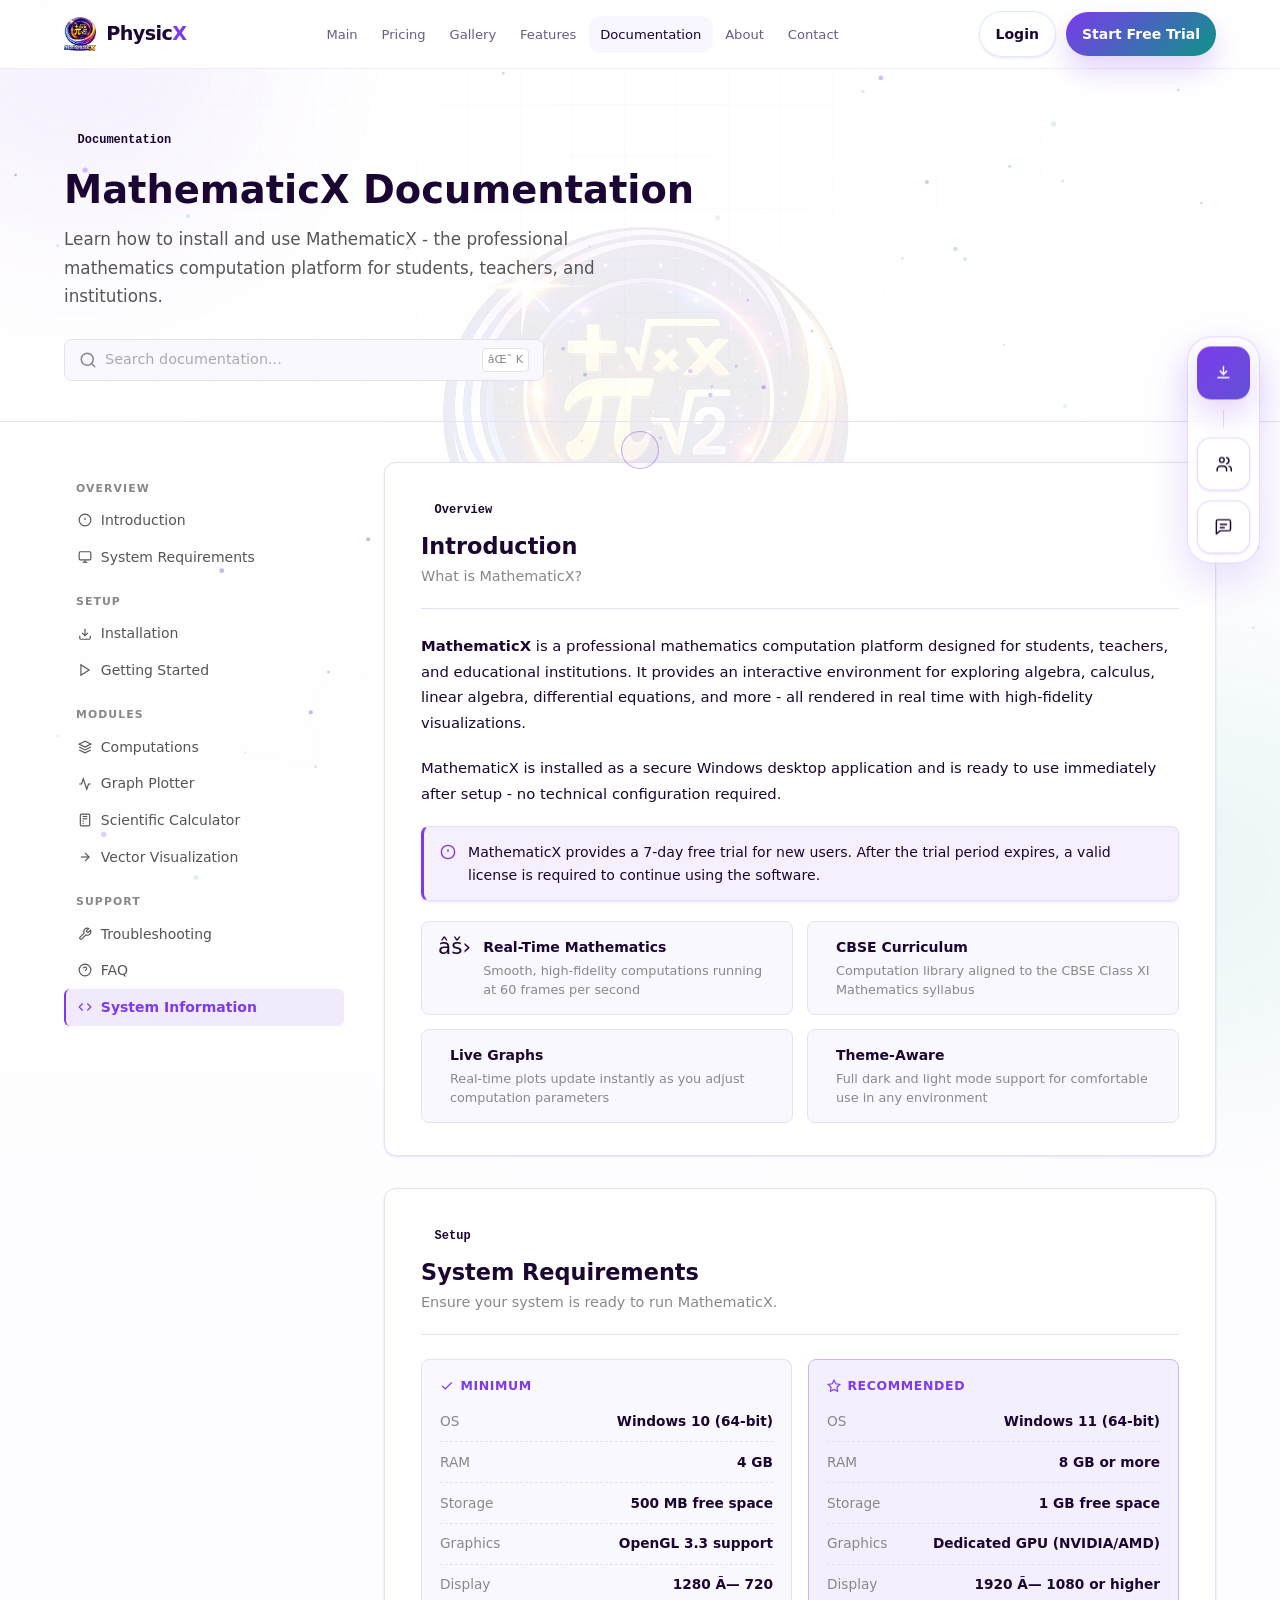
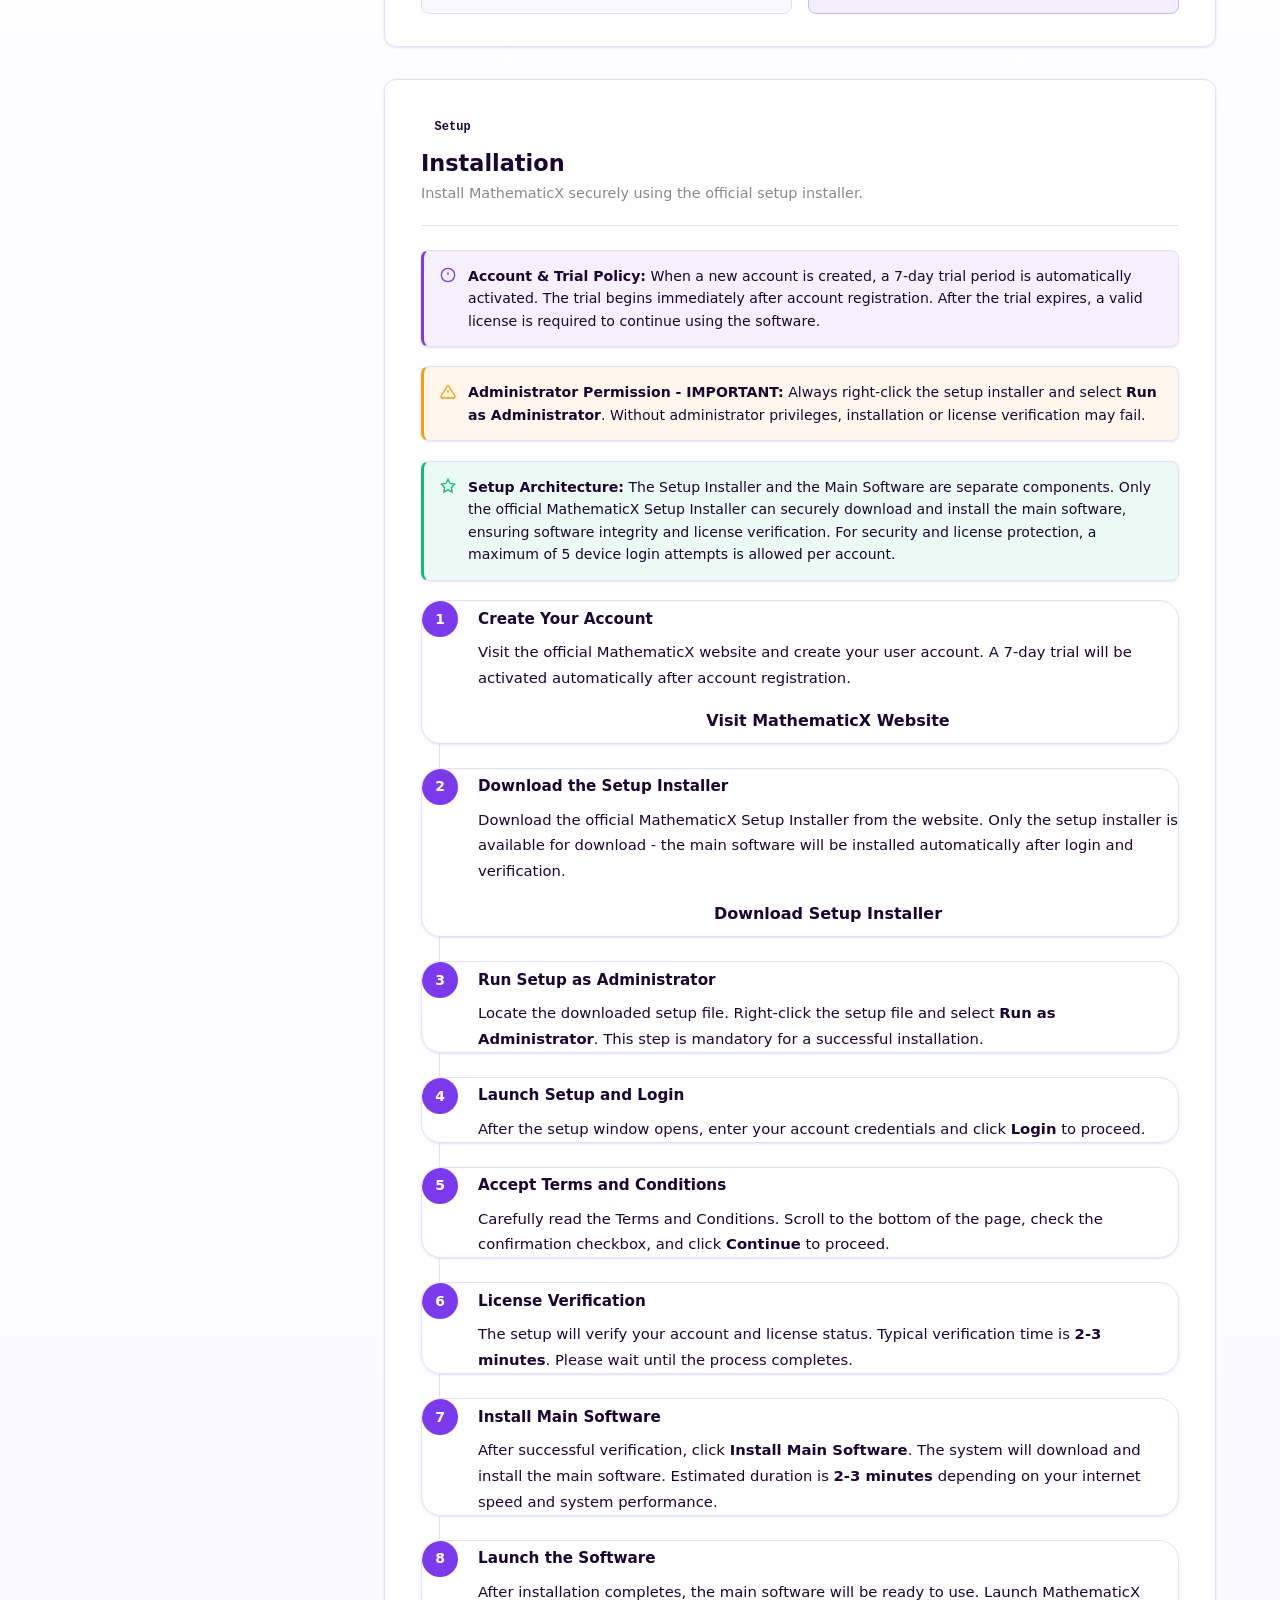
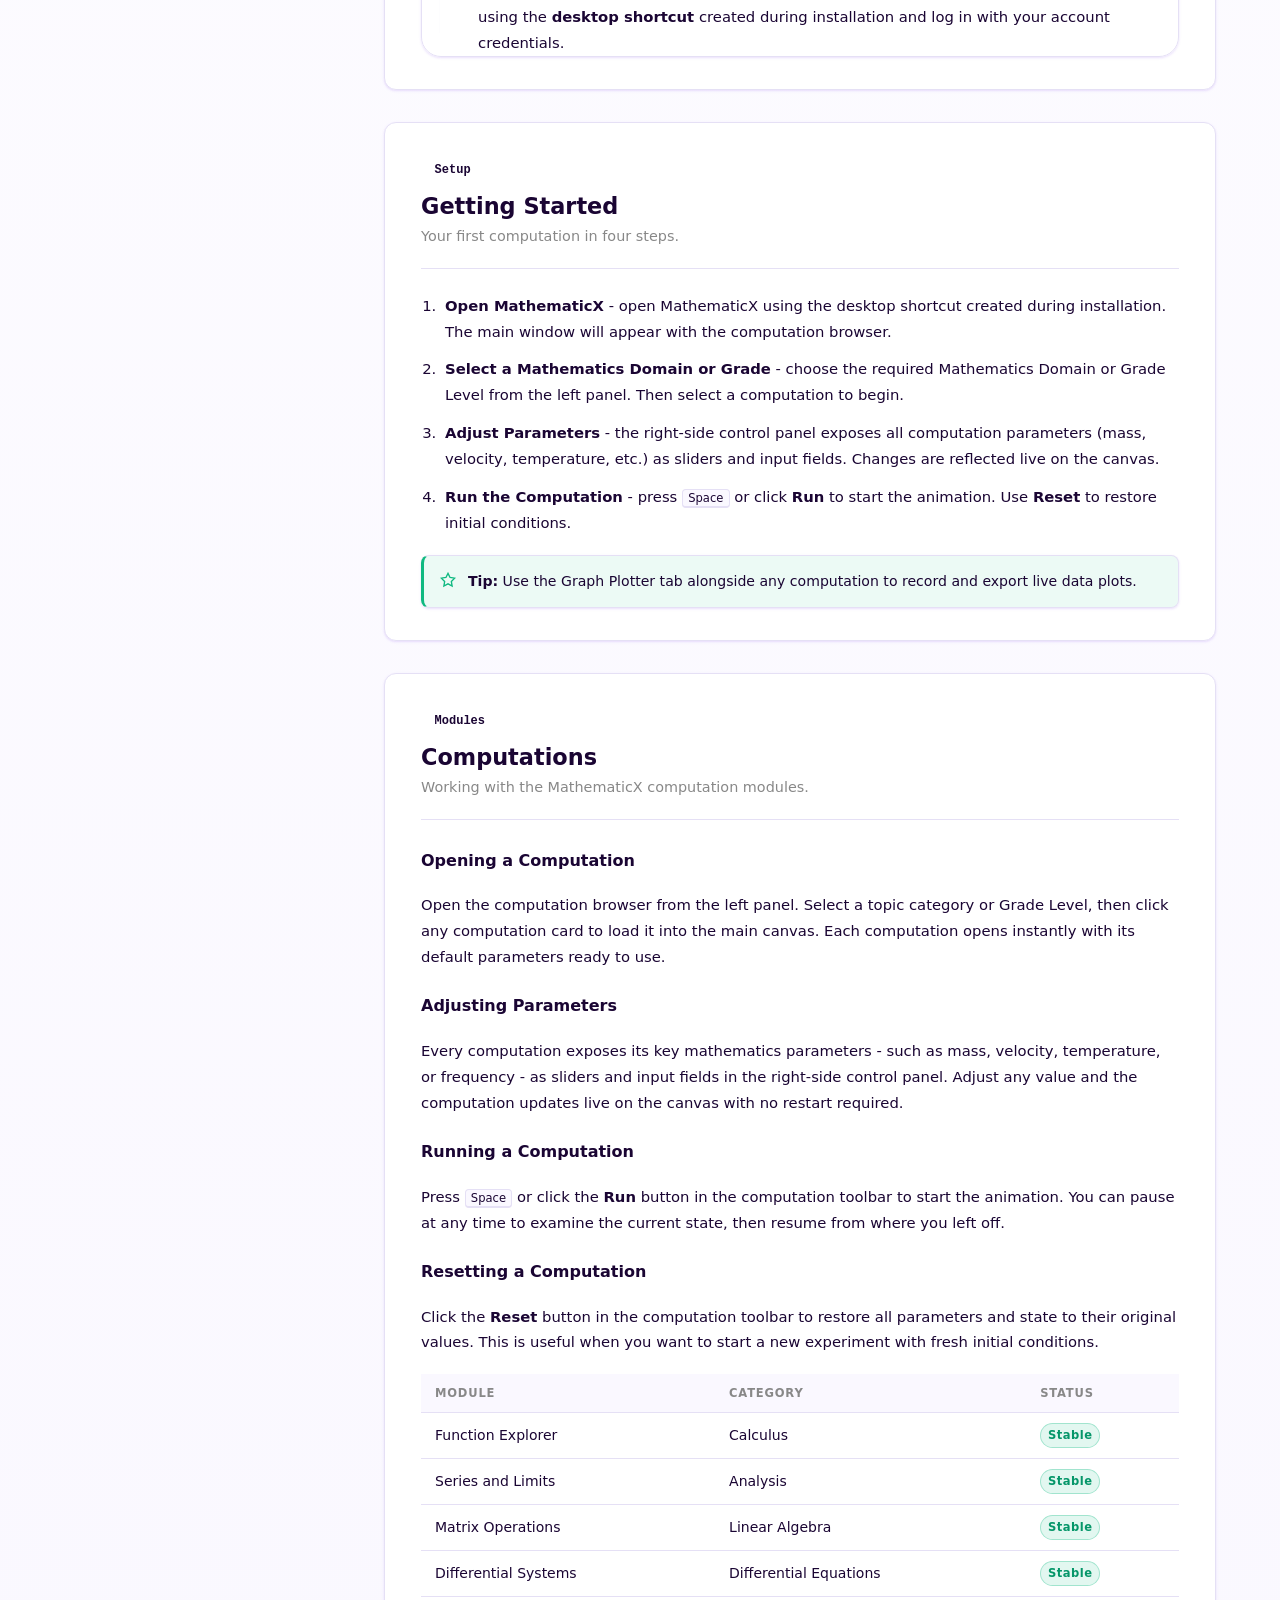
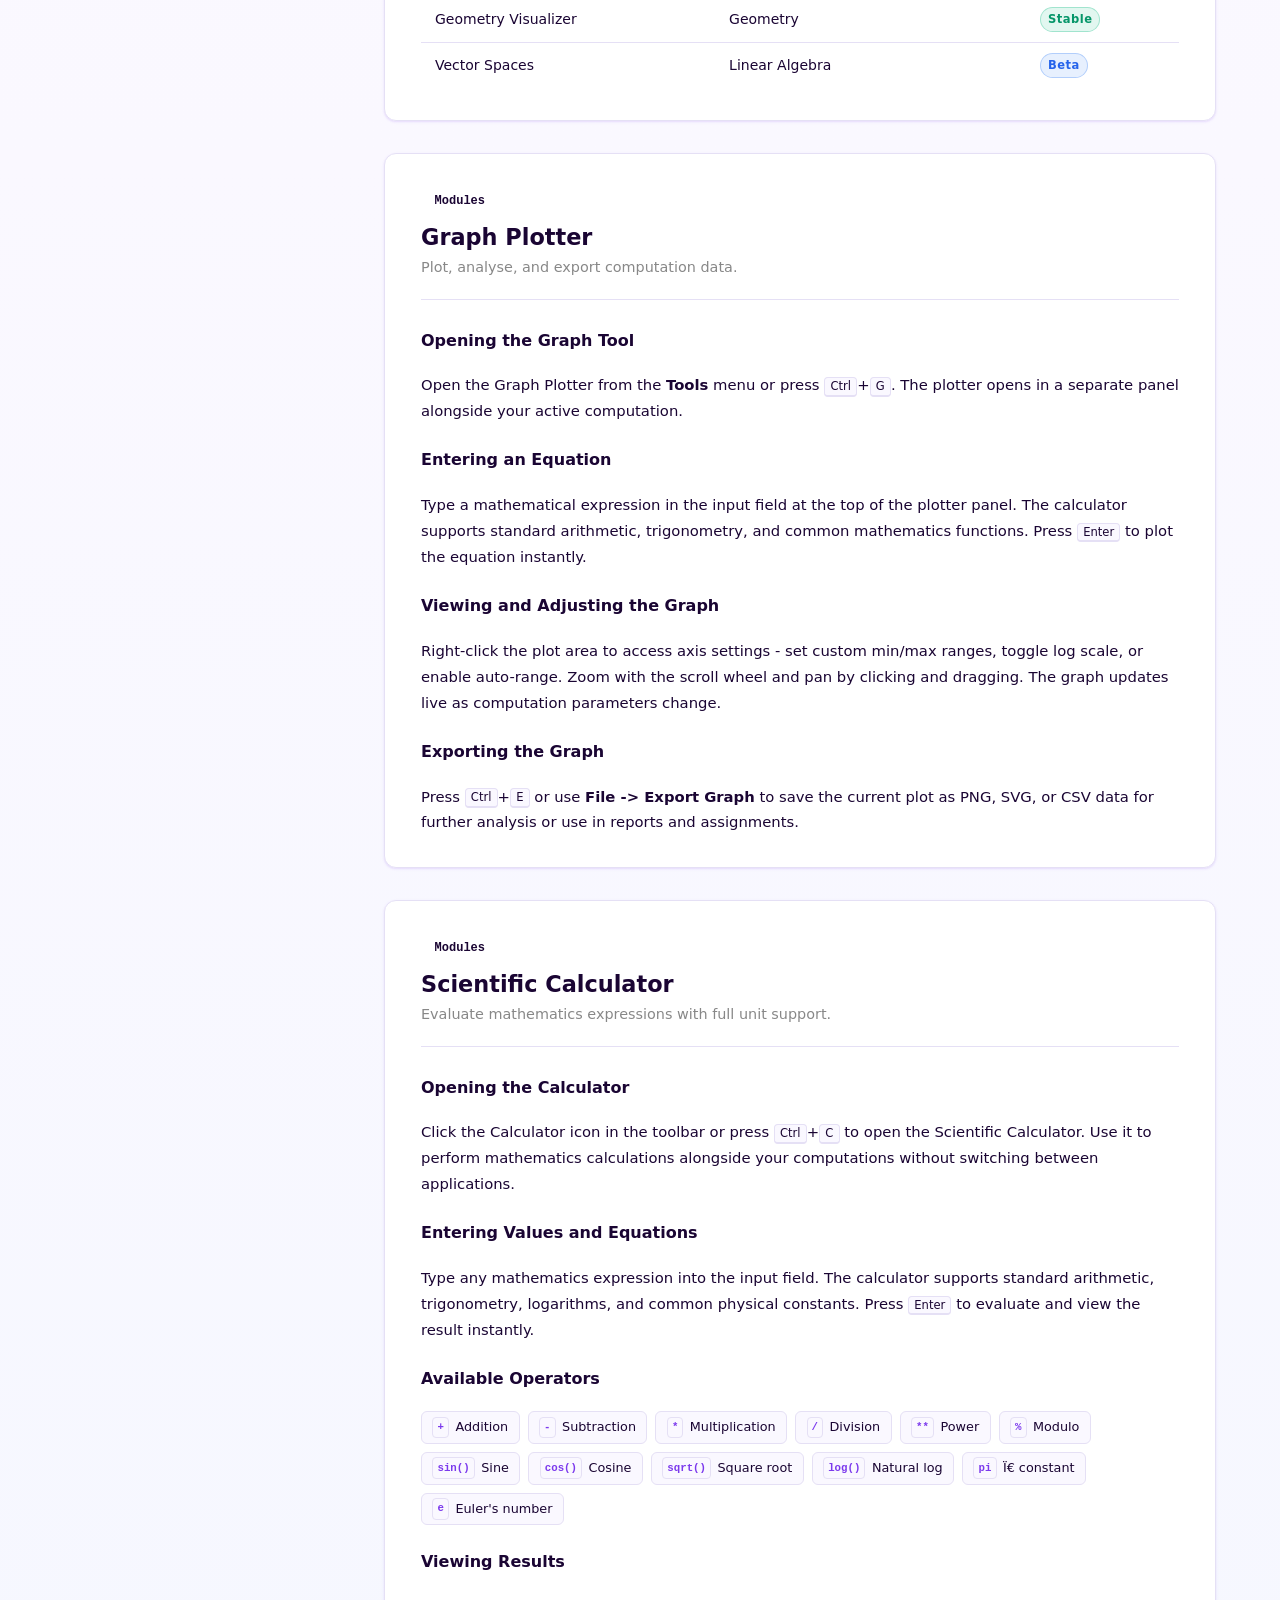
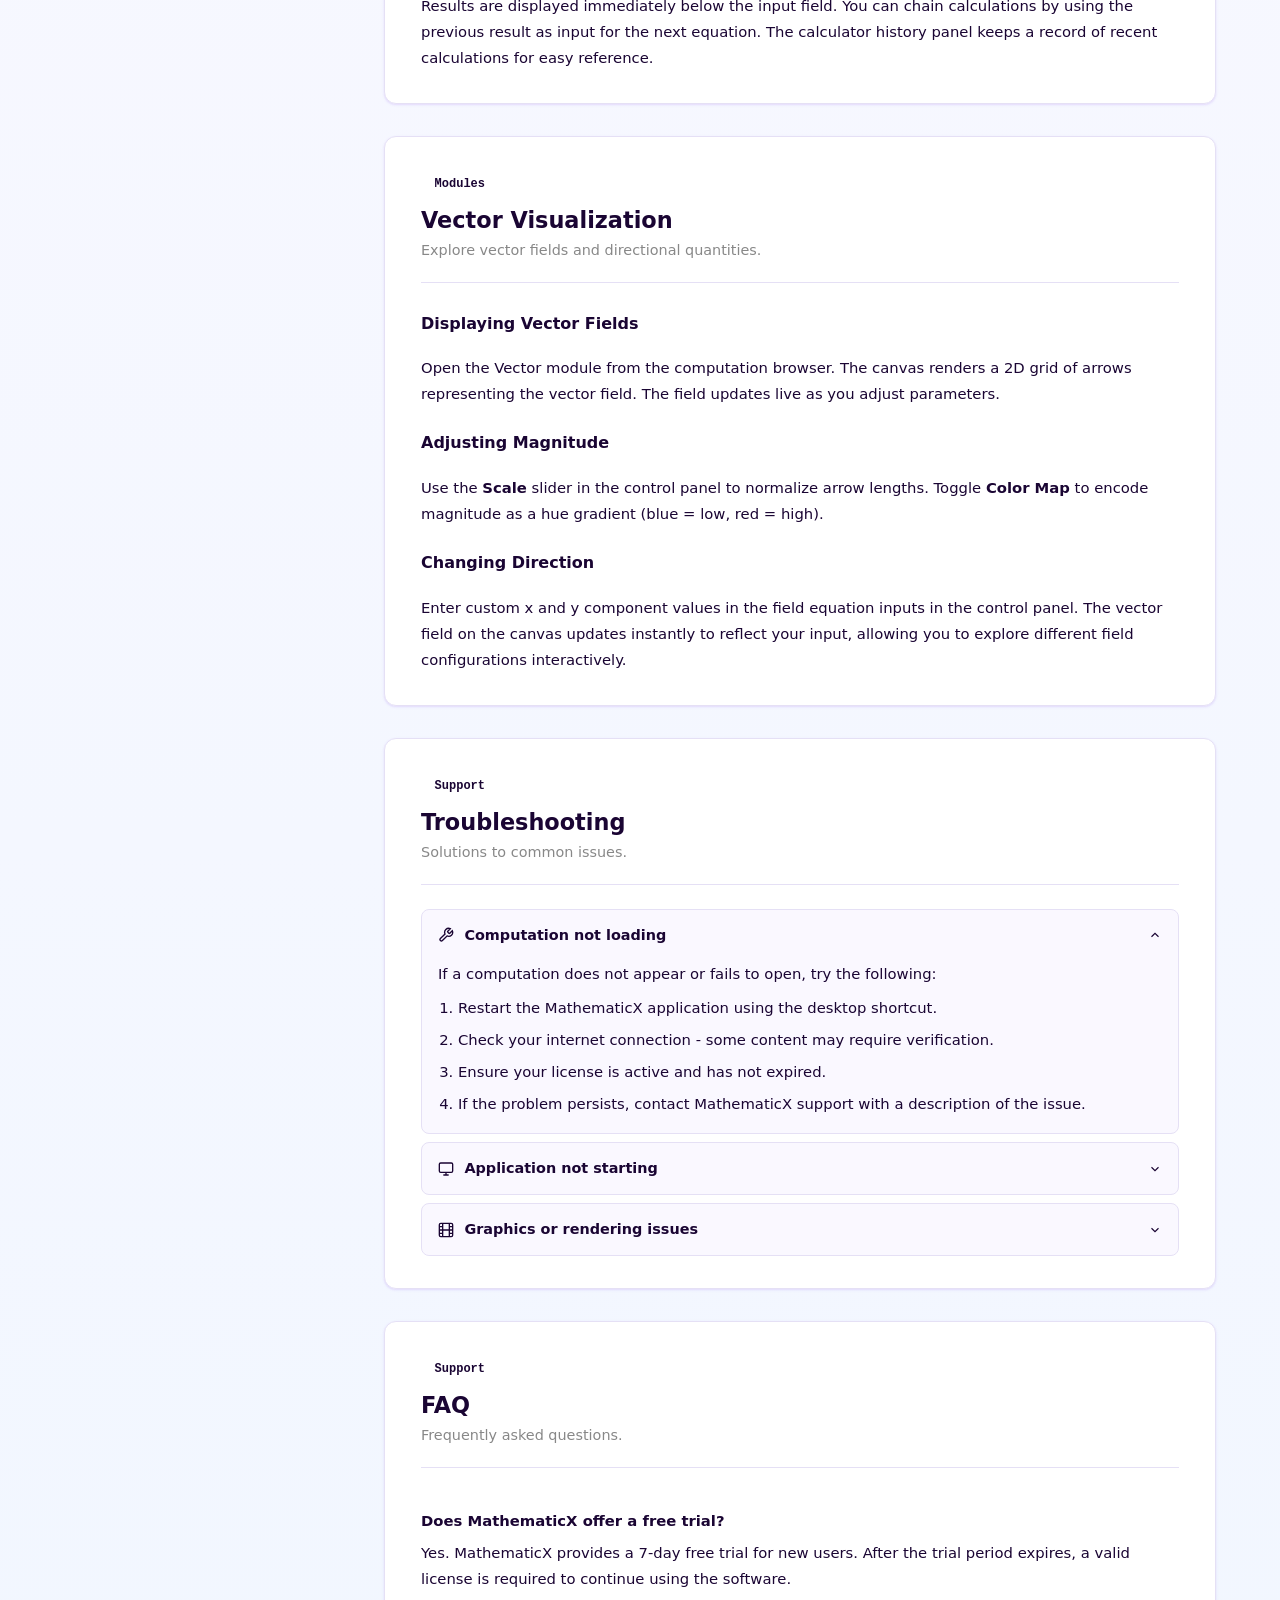
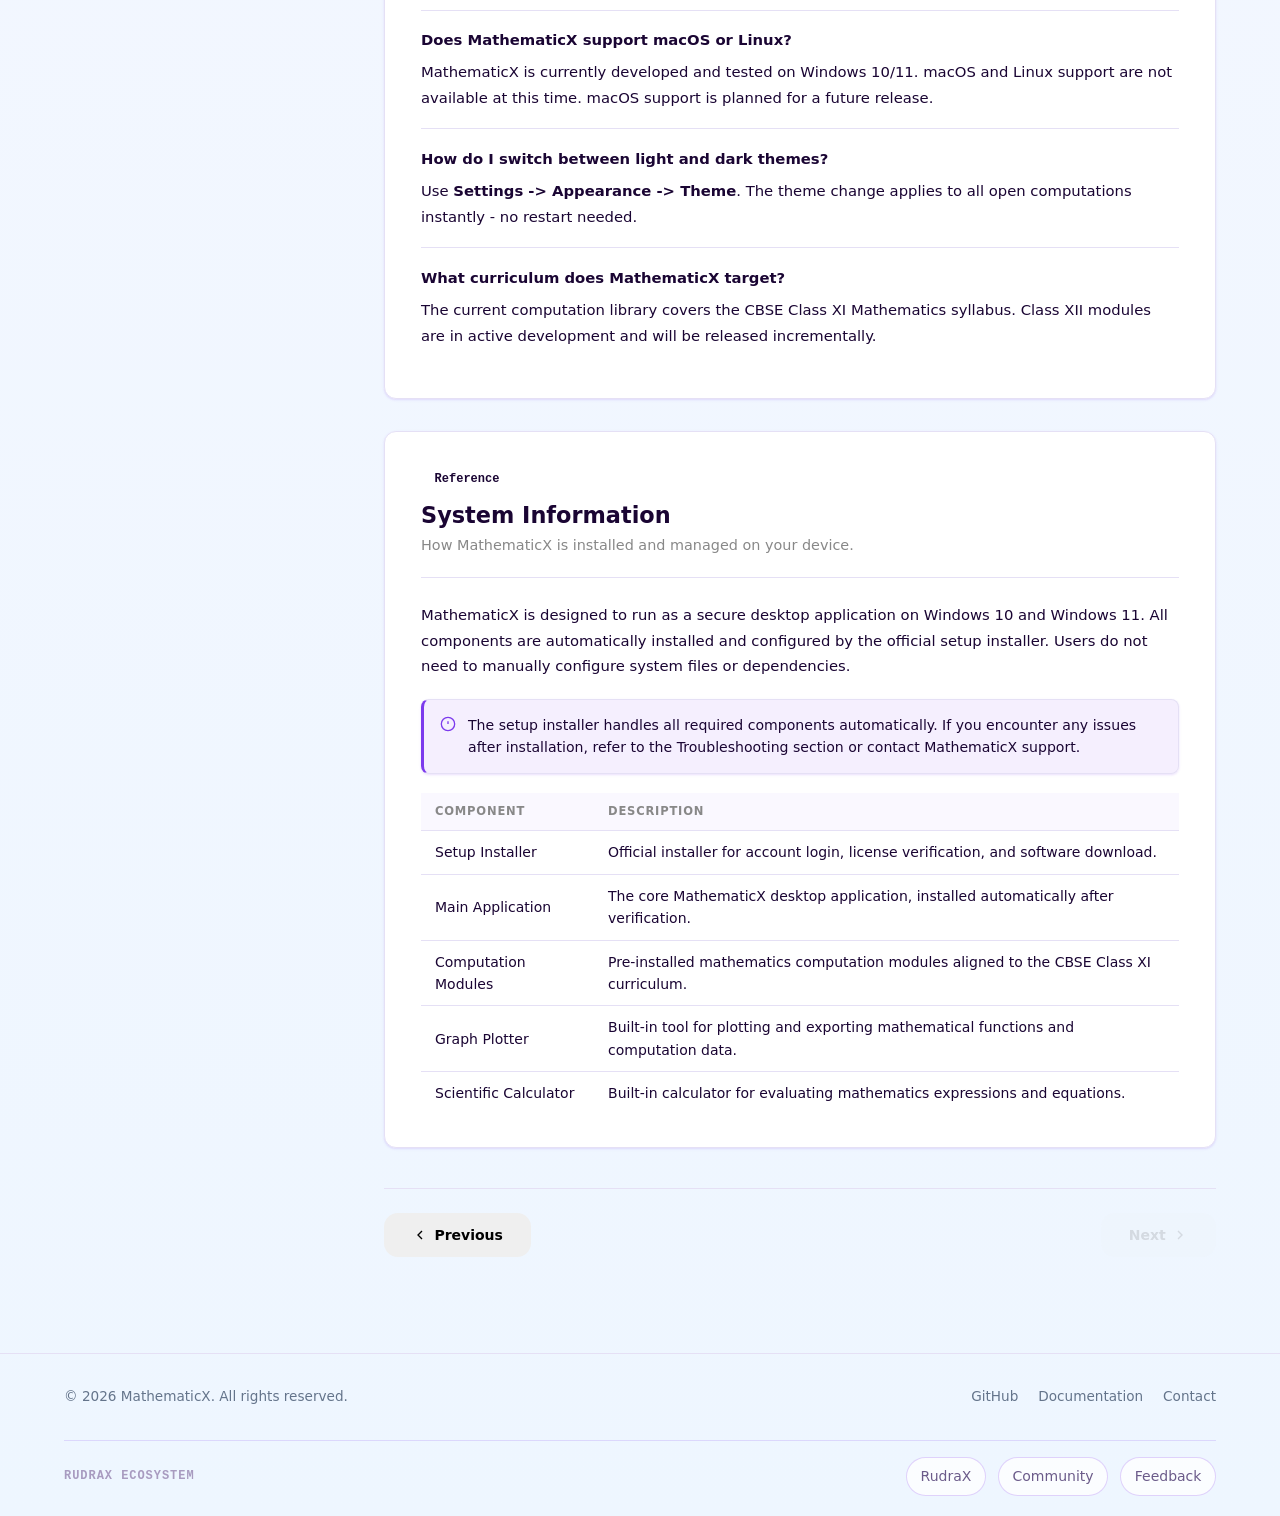
<file: docs/documentation.html>
﻿<!DOCTYPE html>
<html lang="en">
<head>
  <meta charset="UTF-8" />
  <meta name="viewport" content="width=device-width, initial-scale=1.0" />
  <title>Documentation â€” MathematicX</title>
  <link rel="icon" type="image/png" href="../assets/icon/logo.png">
  <link rel="stylesheet" href="../shared.css" />
  <link rel="stylesheet" href="documentation.css" />
</head>
<body>

<!-- â•â•â• UNIVERSAL NAV â•â•â• -->
<nav class="site-nav" id="site-nav">
  <div class="nav-inner">
    <a href="/MathematicX/index.html" class="nav-logo" aria-label="MathematicX Home">
      <img src="../assets/icon/logo.png"       alt="MathematicX Logo"       style="height:34px;">
      <span class="nav-logo-text">Mathematic<span>X</span></span>
    </a>
    <ul class="nav-links" id="nav-links" role="list">
      <li><a href="/MathematicX/index.html">Home</a></li>
      <li><a href="/MathematicX/pricing.html">Pricing</a></li>
      <li><a href="/MathematicX/gallery/gallery.html">Gallery</a></li>
      <li><a href="/MathematicX/index.html#features">Features</a></li>
      <li><a href="/MathematicX/docs/index.html">Documentation</a></li>
      <li><a href="/MathematicX/about/about.html">About</a></li>
      <li><a href="/MathematicX/contacts/contact.html">Contact</a></li>
      <li><a href="/MathematicX/index.html#download-section" class="nav-download">Download</a></li>
    </ul>
    <button class="nav-hamburger" id="nav-hamburger" aria-label="Open menu" aria-expanded="false">
      <span></span><span></span><span></span>
    </button>
  </div>
</nav>

  
  <!-- Universal Nav (nav.js populates this) -->
  <div id="nav-placeholder"></div>

  <!-- â•â•â•â•â•â•â•â•â•â•â•â•â•â•â•â•â•â•â•â•â•â•â•â•â•â•â•â•â•â•â•â•â•â•â•â•â•â•â•â•â•â•â•
       HERO
  â•â•â•â•â•â•â•â•â•â•â•â•â•â•â•â•â•â•â•â•â•â•â•â•â•â•â•â•â•â•â•â•â•â•â•â•â•â•â•â•â•â•â• -->
  <section class="section doc-hero reveal">
    <div class="container">
      <div class="doc-hero__inner">
        <div class="doc-hero__label">
          <span class="badge">Documentation</span>
        </div>
        <h1 class="doc-hero__title">MathematicX Documentation</h1>
        <p class="doc-hero__desc">
          Learn how to install and use MathematicX â€”
          the professional mathematics computation platform for students, teachers, and institutions.
        </p>

        <!-- Search Bar -->
        <div class="doc-search" role="search">
          <div class="doc-search__wrap">
            <svg class="doc-search__icon" width="18" height="18" viewBox="0 0 24 24" fill="none"
                 stroke="currentColor" stroke-width="2" stroke-linecap="round" stroke-linejoin="round">
              <circle cx="11" cy="11" r="8"/><line x1="21" y1="21" x2="16.65" y2="16.65"/>
            </svg>
            <input
              id="doc-search-input"
              class="doc-search__input"
              type="search"
              placeholder="Search documentationâ€¦"
              aria-label="Search documentation"
              autocomplete="off"
            />
            <kbd class="doc-search__kbd">âŒ˜ K</kbd>
          </div>
          <div id="search-results" class="doc-search__results" hidden></div>
        </div>
      </div>
    </div>
  </section>

  <!-- â•â•â•â•â•â•â•â•â•â•â•â•â•â•â•â•â•â•â•â•â•â•â•â•â•â•â•â•â•â•â•â•â•â•â•â•â•â•â•â•â•â•â•
       MAIN LAYOUT â€” SIDEBAR + CONTENT
  â•â•â•â•â•â•â•â•â•â•â•â•â•â•â•â•â•â•â•â•â•â•â•â•â•â•â•â•â•â•â•â•â•â•â•â•â•â•â•â•â•â•â• -->
  <div class="container">
    <div class="doc-layout">

      <!-- â”€â”€ SIDEBAR â”€â”€â”€â”€â”€â”€â”€â”€â”€â”€â”€â”€â”€â”€â”€â”€â”€â”€â”€â”€â”€â”€â”€â”€â”€â”€â”€ -->
      <aside class="doc-sidebar" id="doc-sidebar" aria-label="Documentation navigation">

        <!-- Mobile toggle -->
        <button class="doc-sidebar__toggle" id="sidebar-toggle" aria-expanded="false"
                aria-controls="sidebar-nav">
          <svg width="18" height="18" viewBox="0 0 24 24" fill="none"
               stroke="currentColor" stroke-width="2" stroke-linecap="round" stroke-linejoin="round">
            <line x1="3" y1="6"  x2="21" y2="6"/>
            <line x1="3" y1="12" x2="21" y2="12"/>
            <line x1="3" y1="18" x2="21" y2="18"/>
          </svg>
          <span>On this page</span>
          <svg class="doc-sidebar__chevron" width="14" height="14" viewBox="0 0 24 24" fill="none"
               stroke="currentColor" stroke-width="2" stroke-linecap="round" stroke-linejoin="round">
            <polyline points="6 9 12 15 18 9"/>
          </svg>
        </button>

        <nav id="sidebar-nav" class="doc-sidebar__nav">
          <ul class="doc-sidebar__list">

            <li class="doc-sidebar__group-label">Overview</li>
            <li>
              <a href="#introduction" class="doc-sidebar__link doc-sidebar__link--active"
                 data-section="introduction">
                <svg width="14" height="14" viewBox="0 0 24 24" fill="none"
                     stroke="currentColor" stroke-width="2"><circle cx="12" cy="12" r="10"/>
                  <line x1="12" y1="8" x2="12" y2="12"/><line x1="12" y1="16" x2="12.01" y2="16"/></svg>
                Introduction
              </a>
            </li>
            <li>
              <a href="#system-requirements" class="doc-sidebar__link"
                 data-section="system-requirements">
                <svg width="14" height="14" viewBox="0 0 24 24" fill="none"
                     stroke="currentColor" stroke-width="2"><rect x="2" y="3" width="20" height="14" rx="2"/>
                  <line x1="8" y1="21" x2="16" y2="21"/><line x1="12" y1="17" x2="12" y2="21"/></svg>
                System Requirements
              </a>
            </li>

            <li class="doc-sidebar__group-label">Setup</li>
            <li>
              <a href="#installation" class="doc-sidebar__link" data-section="installation">
                <svg width="14" height="14" viewBox="0 0 24 24" fill="none"
                     stroke="currentColor" stroke-width="2"><path d="M21 15v4a2 2 0 0 1-2 2H5a2 2 0 0 1-2-2v-4"/>
                  <polyline points="7 10 12 15 17 10"/><line x1="12" y1="15" x2="12" y2="3"/></svg>
                Installation
              </a>
            </li>
            <li>
              <a href="#getting-started" class="doc-sidebar__link" data-section="getting-started">
                <svg width="14" height="14" viewBox="0 0 24 24" fill="none"
                     stroke="currentColor" stroke-width="2"><polygon points="5 3 19 12 5 21 5 3"/></svg>
                Getting Started
              </a>
            </li>

            <li class="doc-sidebar__group-label">Modules</li>
            <li>
              <a href="#computations" class="doc-sidebar__link" data-section="computations">
                <svg width="14" height="14" viewBox="0 0 24 24" fill="none"
                     stroke="currentColor" stroke-width="2"><path d="M12 2L2 7l10 5 10-5-10-5z"/>
                  <path d="M2 17l10 5 10-5"/><path d="M2 12l10 5 10-5"/></svg>
                Computations
              </a>
            </li>
            <li>
              <a href="#graph-plotter" class="doc-sidebar__link" data-section="graph-plotter">
                <svg width="14" height="14" viewBox="0 0 24 24" fill="none"
                     stroke="currentColor" stroke-width="2"><polyline points="22 12 18 12 15 21 9 3 6 12 2 12"/></svg>
                Graph Plotter
              </a>
            </li>
            <li>
              <a href="#scientific-calculator" class="doc-sidebar__link"
                 data-section="scientific-calculator">
                <svg width="14" height="14" viewBox="0 0 24 24" fill="none"
                     stroke="currentColor" stroke-width="2"><rect x="4" y="2" width="16" height="20" rx="2"/>
                  <line x1="8" y1="6" x2="16" y2="6"/><line x1="8" y1="10" x2="16" y2="10"/>
                  <line x1="8" y1="14" x2="10" y2="14"/><line x1="8" y1="18" x2="10" y2="18"/></svg>
                Scientific Calculator
              </a>
            </li>
            <li>
              <a href="#vector-visualization" class="doc-sidebar__link"
                 data-section="vector-visualization">
                <svg width="14" height="14" viewBox="0 0 24 24" fill="none"
                     stroke="currentColor" stroke-width="2"><line x1="5" y1="12" x2="19" y2="12"/>
                  <polyline points="12 5 19 12 12 19"/></svg>
                Vector Visualization
              </a>
            </li>

            <li class="doc-sidebar__group-label">Support</li>
            <li>
              <a href="#troubleshooting" class="doc-sidebar__link" data-section="troubleshooting">
                <svg width="14" height="14" viewBox="0 0 24 24" fill="none"
                     stroke="currentColor" stroke-width="2"><path d="M14.7 6.3a1 1 0 0 0 0 1.4l1.6 1.6a1 1 0 0 0 1.4 0l3.77-3.77a6 6 0 0 1-7.94 7.94l-6.91 6.91a2.12 2.12 0 0 1-3-3l6.91-6.91a6 6 0 0 1 7.94-7.94l-3.76 3.76z"/></svg>
                Troubleshooting
              </a>
            </li>
            <li>
              <a href="#faq" class="doc-sidebar__link" data-section="faq">
                <svg width="14" height="14" viewBox="0 0 24 24" fill="none"
                     stroke="currentColor" stroke-width="2"><circle cx="12" cy="12" r="10"/>
                  <path d="M9.09 9a3 3 0 0 1 5.83 1c0 2-3 3-3 3"/><line x1="12" y1="17" x2="12.01" y2="17"/></svg>
                FAQ
              </a>
            </li>
            <li>
              <a href="#api-reference" class="doc-sidebar__link" data-section="api-reference">
                <svg width="14" height="14" viewBox="0 0 24 24" fill="none"
                     stroke="currentColor" stroke-width="2"><polyline points="16 18 22 12 16 6"/>
                  <polyline points="8 6 2 12 8 18"/></svg>
                System Information
              </a>
            </li>

          </ul>
        </nav>
      </aside>

      <!-- â”€â”€ CONTENT AREA â”€â”€â”€â”€â”€â”€â”€â”€â”€â”€â”€â”€â”€â”€â”€â”€â”€â”€â”€â”€â”€ -->
      <main class="doc-content" id="doc-content">

        <!-- â”€â”€ INTRODUCTION â”€â”€ -->
        <article class="doc-section card reveal" id="introduction" data-doc-section>
          <div class="doc-section__header">
            <div class="doc-section__eyebrow">
              <span class="badge">Overview</span>
            </div>
            <h2 class="doc-section__title">Introduction</h2>
            <p class="doc-section__subtitle">What is MathematicX?</p>
          </div>
          <div class="doc-section__body">
            <p>
              <strong>MathematicX</strong> is a professional mathematics computation platform designed for
              students, teachers, and educational institutions. It provides an interactive environment for
              exploring algebra, calculus, linear algebra, differential equations, and more -
              all rendered in real time with high-fidelity visualizations.
            </p>
            <p>
              MathematicX is installed as a secure Windows desktop application and is ready to use
              immediately after setup â€” no technical configuration required.
            </p>
            <div class="doc-callout doc-callout--info">
              <svg width="16" height="16" viewBox="0 0 24 24" fill="none"
                   stroke="currentColor" stroke-width="2"><circle cx="12" cy="12" r="10"/>
                <line x1="12" y1="8" x2="12" y2="12"/><line x1="12" y1="16" x2="12.01" y2="16"/></svg>
              <span>MathematicX provides a 7-day free trial for new users. After the trial period expires, a valid license is required to continue using the software.</span>
            </div>
            <div class="doc-feature-grid">
              <div class="doc-feature-card">
                <div class="doc-feature-card__icon">âš›</div>
                <div class="doc-feature-card__text">
                  <strong>Real-Time Mathematics</strong>
                  <span>Smooth, high-fidelity computations running at 60 frames per second</span>
                </div>
              </div>
              <div class="doc-feature-card">
                <div class="doc-feature-card__icon">ðŸ“š</div>
                <div class="doc-feature-card__text">
                  <strong>CBSE Curriculum</strong>
                  <span>Computation library aligned to the CBSE Class XI Mathematics syllabus</span>
                </div>
              </div>
              <div class="doc-feature-card">
                <div class="doc-feature-card__icon">ðŸ“Š</div>
                <div class="doc-feature-card__text">
                  <strong>Live Graphs</strong>
                  <span>Real-time plots update instantly as you adjust computation parameters</span>
                </div>
              </div>
              <div class="doc-feature-card">
                <div class="doc-feature-card__icon">ðŸŽ¨</div>
                <div class="doc-feature-card__text">
                  <strong>Theme-Aware</strong>
                  <span>Full dark and light mode support for comfortable use in any environment</span>
                </div>
              </div>
            </div>
          </div>
        </article>

        <!-- â”€â”€ SYSTEM REQUIREMENTS â”€â”€ -->
        <article class="doc-section card reveal reveal-delay-1" id="system-requirements" data-doc-section>
          <div class="doc-section__header">
            <div class="doc-section__eyebrow">
              <span class="badge">Setup</span>
            </div>
            <h2 class="doc-section__title">System Requirements</h2>
            <p class="doc-section__subtitle">Ensure your system is ready to run MathematicX.</p>
          </div>
          <div class="doc-section__body">
            <div class="doc-req-grid">
              <div class="doc-req-block doc-req-block--min">
                <div class="doc-req-block__label">
                  <svg width="14" height="14" viewBox="0 0 24 24" fill="none"
                       stroke="currentColor" stroke-width="2"><polyline points="20 6 9 17 4 12"/></svg>
                  Minimum
                </div>
                <ul class="doc-req-list">
                  <li>
                    <span class="doc-req-list__key">OS</span>
                    <span class="doc-req-list__val">Windows 10 (64-bit)</span>
                  </li>
                  <li>
                    <span class="doc-req-list__key">RAM</span>
                    <span class="doc-req-list__val">4 GB</span>
                  </li>
                  <li>
                    <span class="doc-req-list__key">Storage</span>
                    <span class="doc-req-list__val">500 MB free space</span>
                  </li>
                  <li>
                    <span class="doc-req-list__key">Graphics</span>
                    <span class="doc-req-list__val">OpenGL 3.3 support</span>
                  </li>
                  <li>
                    <span class="doc-req-list__key">Display</span>
                    <span class="doc-req-list__val">1280 Ã— 720</span>
                  </li>
                </ul>
              </div>
              <div class="doc-req-block doc-req-block--rec">
                <div class="doc-req-block__label">
                  <svg width="14" height="14" viewBox="0 0 24 24" fill="none"
                       stroke="currentColor" stroke-width="2"><polygon points="12 2 15.09 8.26 22 9.27 17 14.14 18.18 21.02 12 17.77 5.82 21.02 7 14.14 2 9.27 8.91 8.26 12 2"/></svg>
                  Recommended
                </div>
                <ul class="doc-req-list">
                  <li>
                    <span class="doc-req-list__key">OS</span>
                    <span class="doc-req-list__val">Windows 11 (64-bit)</span>
                  </li>
                  <li>
                    <span class="doc-req-list__key">RAM</span>
                    <span class="doc-req-list__val">8 GB or more</span>
                  </li>
                  <li>
                    <span class="doc-req-list__key">Storage</span>
                    <span class="doc-req-list__val">1 GB free space</span>
                  </li>
                  <li>
                    <span class="doc-req-list__key">Graphics</span>
                    <span class="doc-req-list__val">Dedicated GPU (NVIDIA/AMD)</span>
                  </li>
                  <li>
                    <span class="doc-req-list__key">Display</span>
                    <span class="doc-req-list__val">1920 Ã— 1080 or higher</span>
                  </li>
                </ul>
              </div>
            </div>
          </div>
        </article>

        <!-- â”€â”€ INSTALLATION â”€â”€ -->
        <article class="doc-section card reveal" id="installation" data-doc-section>
          <div class="doc-section__header">
            <div class="doc-section__eyebrow">
              <span class="badge">Setup</span>
            </div>
            <h2 class="doc-section__title">Installation</h2>
            <p class="doc-section__subtitle">Install MathematicX securely using the official setup installer.</p>
          </div>
          <div class="doc-section__body">

            <div class="doc-callout doc-callout--info">
              <svg width="16" height="16" viewBox="0 0 24 24" fill="none"
                   stroke="currentColor" stroke-width="2"><circle cx="12" cy="12" r="10"/>
                <line x1="12" y1="8" x2="12" y2="12"/><line x1="12" y1="16" x2="12.01" y2="16"/></svg>
              <span><strong>Account &amp; Trial Policy:</strong> When a new account is created, a 7-day trial period is automatically activated. The trial begins immediately after account registration. After the trial expires, a valid license is required to continue using the software.</span>
            </div>

            <div class="doc-callout doc-callout--warning">
              <svg width="16" height="16" viewBox="0 0 24 24" fill="none"
                   stroke="currentColor" stroke-width="2"><path d="M10.29 3.86L1.82 18a2 2 0 0 0 1.71 3h16.94a2 2 0 0 0 1.71-3L13.71 3.86a2 2 0 0 0-3.42 0z"/>
                <line x1="12" y1="9" x2="12" y2="13"/><line x1="12" y1="17" x2="12.01" y2="17"/></svg>
              <span>
                <strong>Administrator Permission â€” IMPORTANT:</strong> Always right-click the setup installer and select <strong>Run as Administrator</strong>. Without administrator privileges, installation or license verification may fail.
              </span>
            </div>

            <div class="doc-callout doc-callout--tip">
              <svg width="16" height="16" viewBox="0 0 24 24" fill="none"
                   stroke="currentColor" stroke-width="2"><polygon points="12 2 15.09 8.26 22 9.27 17 14.14 18.18 21.02 12 17.77 5.82 21.02 7 14.14 2 9.27 8.91 8.26 12 2"/></svg>
              <span><strong>Setup Architecture:</strong> The Setup Installer and the Main Software are separate components. Only the official MathematicX Setup Installer can securely download and install the main software, ensuring software integrity and license verification. For security and license protection, a maximum of 5 device login attempts is allowed per account.</span>
            </div>

            <div class="doc-steps">
              <div class="doc-step">
                <div class="doc-step__num">1</div>
                <div class="doc-step__body">
                  <h4>Create Your Account</h4>
                  <p>
                    Visit the official MathematicX website and create your user account.
                    A 7-day trial will be activated automatically after account registration.
                  </p>
                  <a href="/MathematicX/index.html#download-section" class="btn">Visit MathematicX Website</a>
                </div>
              </div>

              <div class="doc-step">
                <div class="doc-step__num">2</div>
                <div class="doc-step__body">
                  <h4>Download the Setup Installer</h4>
                  <p>
                    Download the official MathematicX Setup Installer from the website.
                    Only the setup installer is available for download â€” the main software will be
                    installed automatically after login and verification.
                  </p>
                  <a href="/MathematicX/index.html#download-section" class="btn">Download Setup Installer</a>
                </div>
              </div>

              <div class="doc-step">
                <div class="doc-step__num">3</div>
                <div class="doc-step__body">
                  <h4>Run Setup as Administrator</h4>
                  <p>
                    Locate the downloaded setup file. Right-click the setup file and select
                    <strong>Run as Administrator</strong>. This step is mandatory for a successful installation.
                  </p>
                </div>
              </div>

              <div class="doc-step">
                <div class="doc-step__num">4</div>
                <div class="doc-step__body">
                  <h4>Launch Setup and Login</h4>
                  <p>
                    After the setup window opens, enter your account credentials and click
                    <strong>Login</strong> to proceed.
                  </p>
                </div>
              </div>

              <div class="doc-step">
                <div class="doc-step__num">5</div>
                <div class="doc-step__body">
                  <h4>Accept Terms and Conditions</h4>
                  <p>
                    Carefully read the Terms and Conditions. Scroll to the bottom of the page,
                    check the confirmation checkbox, and click <strong>Continue</strong> to proceed.
                  </p>
                </div>
              </div>

              <div class="doc-step">
                <div class="doc-step__num">6</div>
                <div class="doc-step__body">
                  <h4>License Verification</h4>
                  <p>
                    The setup will verify your account and license status. Typical verification
                    time is <strong>2â€“3 minutes</strong>. Please wait until the process completes.
                  </p>
                </div>
              </div>

              <div class="doc-step">
                <div class="doc-step__num">7</div>
                <div class="doc-step__body">
                  <h4>Install Main Software</h4>
                  <p>
                    After successful verification, click <strong>Install Main Software</strong>.
                    The system will download and install the main software. Estimated duration is
                    <strong>2â€“3 minutes</strong> depending on your internet speed and system performance.
                  </p>
                </div>
              </div>

              <div class="doc-step">
                <div class="doc-step__num">8</div>
                <div class="doc-step__body">
                  <h4>Launch the Software</h4>
                  <p>
                    After installation completes, the main software will be ready to use.
                    Launch MathematicX using the <strong>desktop shortcut</strong> created during
                    installation and log in with your account credentials.
                  </p>
                </div>
              </div>
            </div>
        </article>

        <!-- â”€â”€ GETTING STARTED â”€â”€ -->
        <article class="doc-section card reveal" id="getting-started" data-doc-section>
          <div class="doc-section__header">
            <div class="doc-section__eyebrow">
              <span class="badge">Setup</span>
            </div>
            <h2 class="doc-section__title">Getting Started</h2>
            <p class="doc-section__subtitle">Your first computation in four steps.</p>
          </div>
          <div class="doc-section__body">
            <ol class="doc-ordered-steps">
              <li>
                <strong>Open MathematicX</strong> â€” open MathematicX using the desktop shortcut created during installation.
                The main window will appear with the computation browser.
              </li>
              <li>
                <strong>Select a Mathematics Domain or Grade</strong> â€” choose the required Mathematics Domain or Grade Level
                from the left panel. Then select a computation to begin.
              </li>
              <li>
                <strong>Adjust Parameters</strong> â€” the right-side control panel exposes all
                computation parameters (mass, velocity, temperature, etc.) as sliders and input
                fields. Changes are reflected live on the canvas.
              </li>
              <li>
                <strong>Run the Computation</strong> â€” press <kbd>Space</kbd> or click
                <strong>Run</strong> to start the animation. Use <strong>Reset</strong> to
                restore initial conditions.
              </li>
            </ol>

            <div class="doc-callout doc-callout--tip">
              <svg width="16" height="16" viewBox="0 0 24 24" fill="none"
                   stroke="currentColor" stroke-width="2"><polygon points="12 2 15.09 8.26 22 9.27 17 14.14 18.18 21.02 12 17.77 5.82 21.02 7 14.14 2 9.27 8.91 8.26 12 2"/></svg>
              <span>
                <strong>Tip:</strong> Use the Graph Plotter tab alongside any computation to
                record and export live data plots.
              </span>
            </div>
          </div>
        </article>

        <!-- â”€â”€ SIMULATIONS â”€â”€ -->
        <article class="doc-section card reveal" id="computations" data-doc-section>
          <div class="doc-section__header">
            <div class="doc-section__eyebrow">
              <span class="badge">Modules</span>
            </div>
            <h2 class="doc-section__title">Computations</h2>
            <p class="doc-section__subtitle">Working with the MathematicX computation modules.</p>
          </div>
          <div class="doc-section__body">

            <h3>Opening a Computation</h3>
            <p>
              Open the computation browser from the left panel. Select a topic category or Grade Level,
              then click any computation card to load it into the main canvas. Each computation opens
              instantly with its default parameters ready to use.
            </p>

            <h3>Adjusting Parameters</h3>
            <p>
              Every computation exposes its key mathematics parameters â€” such as mass, velocity, temperature,
              or frequency â€” as sliders and input fields in the right-side control panel. Adjust any
              value and the computation updates live on the canvas with no restart required.
            </p>

            <h3>Running a Computation</h3>
            <p>
              Press <kbd>Space</kbd> or click the <strong>Run</strong> button in the computation toolbar
              to start the animation. You can pause at any time to examine the current state, then
              resume from where you left off.
            </p>

            <h3>Resetting a Computation</h3>
            <p>
              Click the <strong>Reset</strong> button in the computation toolbar to restore all
              parameters and state to their original values. This is useful when you want to start
              a new experiment with fresh initial conditions.
            </p>

            <div class="doc-module-table">
              <table>
                <thead>
                  <tr>
                    <th>Module</th>
                    <th>Category</th>
                    <th>Status</th>
                  </tr>
                </thead>
                <tbody>
                  <tr><td>Function Explorer</td><td>Calculus</td><td><span class="doc-badge doc-badge--green">Stable</span></td></tr>
                  <tr><td>Series and Limits</td><td>Analysis</td><td><span class="doc-badge doc-badge--green">Stable</span></td></tr>
                  <tr><td>Matrix Operations</td><td>Linear Algebra</td><td><span class="doc-badge doc-badge--green">Stable</span></td></tr>
                  <tr><td>Differential Systems</td><td>Differential Equations</td><td><span class="doc-badge doc-badge--green">Stable</span></td></tr>
                  <tr><td>Geometry Visualizer</td><td>Geometry</td><td><span class="doc-badge doc-badge--green">Stable</span></td></tr>
                  <tr><td>Vector Spaces</td><td>Linear Algebra</td><td><span class="doc-badge doc-badge--blue">Beta</span></td></tr>
                </tbody>
              </table>
            </div>

          </div>
        </article>

        <!-- â”€â”€ GRAPH PLOTTER â”€â”€ -->
        <article class="doc-section card reveal" id="graph-plotter" data-doc-section>
          <div class="doc-section__header">
            <div class="doc-section__eyebrow">
              <span class="badge">Modules</span>
            </div>
            <h2 class="doc-section__title">Graph Plotter</h2>
            <p class="doc-section__subtitle">Plot, analyse, and export computation data.</p>
          </div>
          <div class="doc-section__body">

            <h3>Opening the Graph Tool</h3>
            <p>
              Open the Graph Plotter from the <strong>Tools</strong> menu or press
              <kbd>Ctrl</kbd>+<kbd>G</kbd>. The plotter opens in a separate panel alongside
              your active computation.
            </p>

            <h3>Entering an Equation</h3>
            <p>
              Type a mathematical expression in the input field at the top of the plotter panel.
              The calculator supports standard arithmetic, trigonometry, and common mathematics
              functions. Press <kbd>Enter</kbd> to plot the equation instantly.
            </p>

            <h3>Viewing and Adjusting the Graph</h3>
            <p>
              Right-click the plot area to access axis settings â€” set custom min/max ranges,
              toggle log scale, or enable auto-range. Zoom with the scroll wheel and pan by
              clicking and dragging. The graph updates live as computation parameters change.
            </p>

            <h3>Exporting the Graph</h3>
            <p>
              Press <kbd>Ctrl</kbd>+<kbd>E</kbd> or use <strong>File â†’ Export Graph</strong> to
              save the current plot as PNG, SVG, or CSV data for further analysis or use in
              reports and assignments.
            </p>
          </div>
        </article>

        <!-- â”€â”€ SCIENTIFIC CALCULATOR â”€â”€ -->
        <article class="doc-section card reveal" id="scientific-calculator" data-doc-section>
          <div class="doc-section__header">
            <div class="doc-section__eyebrow">
              <span class="badge">Modules</span>
            </div>
            <h2 class="doc-section__title">Scientific Calculator</h2>
            <p class="doc-section__subtitle">Evaluate mathematics expressions with full unit support.</p>
          </div>
          <div class="doc-section__body">

            <h3>Opening the Calculator</h3>
            <p>
              Click the Calculator icon in the toolbar or press <kbd>Ctrl</kbd>+<kbd>C</kbd> to open
              the Scientific Calculator. Use it to perform mathematics calculations alongside your
              computations without switching between applications.
            </p>

            <h3>Entering Values and Equations</h3>
            <p>
              Type any mathematics expression into the input field. The calculator supports standard
              arithmetic, trigonometry, logarithms, and common physical constants. Press
              <kbd>Enter</kbd> to evaluate and view the result instantly.
            </p>

            <h3>Available Operators</h3>
            <div class="doc-op-grid">
              <div class="doc-op-chip"><code>+</code> Addition</div>
              <div class="doc-op-chip"><code>-</code> Subtraction</div>
              <div class="doc-op-chip"><code>*</code> Multiplication</div>
              <div class="doc-op-chip"><code>/</code> Division</div>
              <div class="doc-op-chip"><code>**</code> Power</div>
              <div class="doc-op-chip"><code>%</code> Modulo</div>
              <div class="doc-op-chip"><code>sin()</code> Sine</div>
              <div class="doc-op-chip"><code>cos()</code> Cosine</div>
              <div class="doc-op-chip"><code>sqrt()</code> Square root</div>
              <div class="doc-op-chip"><code>log()</code> Natural log</div>
              <div class="doc-op-chip"><code>pi</code> Ï€ constant</div>
              <div class="doc-op-chip"><code>e</code> Euler's number</div>
            </div>

            <h3>Viewing Results</h3>
            <p>
              Results are displayed immediately below the input field. You can chain calculations
              by using the previous result as input for the next equation. The calculator
              history panel keeps a record of recent calculations for easy reference.
            </p>
          </div>
        </article>

        <!-- â”€â”€ VECTOR VISUALIZATION â”€â”€ -->
        <article class="doc-section card reveal" id="vector-visualization" data-doc-section>
          <div class="doc-section__header">
            <div class="doc-section__eyebrow">
              <span class="badge">Modules</span>
            </div>
            <h2 class="doc-section__title">Vector Visualization</h2>
            <p class="doc-section__subtitle">Explore vector fields and directional quantities.</p>
          </div>
          <div class="doc-section__body">
            <h3>Displaying Vector Fields</h3>
            <p>
              Open the Vector module from the computation browser. The canvas renders a 2D grid of
              arrows representing the vector field. The field updates live as you adjust parameters.
            </p>

            <h3>Adjusting Magnitude</h3>
            <p>
              Use the <strong>Scale</strong> slider in the control panel to normalize arrow lengths.
              Toggle <strong>Color Map</strong> to encode magnitude as a hue gradient (blue = low,
              red = high).
            </p>

            <h3>Changing Direction</h3>
            <p>
              Enter custom x and y component values in the field equation inputs in the control panel.
              The vector field on the canvas updates instantly to reflect your input, allowing you to
              explore different field configurations interactively.
            </p>
          </div>
        </article>

        <!-- â”€â”€ TROUBLESHOOTING â”€â”€ -->
        <article class="doc-section card reveal" id="troubleshooting" data-doc-section>
          <div class="doc-section__header">
            <div class="doc-section__eyebrow">
              <span class="badge">Support</span>
            </div>
            <h2 class="doc-section__title">Troubleshooting</h2>
            <p class="doc-section__subtitle">Solutions to common issues.</p>
          </div>
          <div class="doc-section__body">

            <div class="doc-accordion">

              <details class="doc-accordion__item" open>
                <summary class="doc-accordion__summary">
                  <svg width="16" height="16" viewBox="0 0 24 24" fill="none"
                       stroke="currentColor" stroke-width="2"><path d="M14.7 6.3a1 1 0 0 0 0 1.4l1.6 1.6a1 1 0 0 0 1.4 0l3.77-3.77a6 6 0 0 1-7.94 7.94l-6.91 6.91a2.12 2.12 0 0 1-3-3l6.91-6.91a6 6 0 0 1 7.94-7.94l-3.76 3.76z"/></svg>
                  Computation not loading
                  <svg class="doc-accordion__chevron" width="14" height="14" viewBox="0 0 24 24"
                       fill="none" stroke="currentColor" stroke-width="2"><polyline points="6 9 12 15 18 9"/></svg>
                </summary>
                <div class="doc-accordion__body">
                  <p>If a computation does not appear or fails to open, try the following:</p>
                  <ol>
                    <li>Restart the MathematicX application using the desktop shortcut.</li>
                    <li>Check your internet connection â€” some content may require verification.</li>
                    <li>Ensure your license is active and has not expired.</li>
                    <li>If the problem persists, contact MathematicX support with a description of the issue.</li>
                  </ol>
                </div>
              </details>

              <details class="doc-accordion__item">
                <summary class="doc-accordion__summary">
                  <svg width="16" height="16" viewBox="0 0 24 24" fill="none"
                       stroke="currentColor" stroke-width="2"><rect x="2" y="3" width="20" height="14" rx="2"/>
                    <line x1="8" y1="21" x2="16" y2="21"/><line x1="12" y1="17" x2="12" y2="21"/></svg>
                  Application not starting
                  <svg class="doc-accordion__chevron" width="14" height="14" viewBox="0 0 24 24"
                       fill="none" stroke="currentColor" stroke-width="2"><polyline points="6 9 12 15 18 9"/></svg>
                </summary>
                <div class="doc-accordion__body">
                  <p>If MathematicX does not open after double-clicking the desktop shortcut:</p>
                  <ol>
                    <li>Right-click the desktop shortcut and select <strong>Run as Administrator</strong>.</li>
                    <li>Check your internet connection â€” license verification requires an active connection.</li>
                    <li>Verify your login credentials are correct.</li>
                    <li>Reinstall MathematicX using the official setup installer if the issue continues.</li>
                    <li>Contact support if the problem persists after reinstalling.</li>
                  </ol>
                </div>
              </details>

              <details class="doc-accordion__item">
                <summary class="doc-accordion__summary">
                  <svg width="16" height="16" viewBox="0 0 24 24" fill="none"
                       stroke="currentColor" stroke-width="2"><rect x="2" y="2" width="20" height="20" rx="2.18"/>
                    <line x1="7" y1="2" x2="7" y2="22"/><line x1="17" y1="2" x2="17" y2="22"/>
                    <line x1="2" y1="12" x2="22" y2="12"/><line x1="2" y1="7" x2="7" y2="7"/>
                    <line x1="2" y1="17" x2="7" y2="17"/><line x1="17" y1="17" x2="22" y2="17"/>
                    <line x1="17" y1="7" x2="22" y2="7"/></svg>
                  Graphics or rendering issues
                  <svg class="doc-accordion__chevron" width="14" height="14" viewBox="0 0 24 24"
                       fill="none" stroke="currentColor" stroke-width="2"><polyline points="6 9 12 15 18 9"/></svg>
                </summary>
                <div class="doc-accordion__body">
                  <p>If the computation canvas appears blank or displays incorrectly:</p>
                  <ol>
                    <li>Restart the MathematicX application and try opening the computation again.</li>
                    <li>Update your GPU drivers to the latest stable release from your manufacturer's website.</li>
                    <li>Ensure your display resolution meets the minimum requirement (1280 Ã— 720).</li>
                    <li>Contact MathematicX support if the issue persists after updating your drivers.</li>
                  </ol>
                </div>
              </details>

            </div>
          </div>
        </article>

        <!-- â”€â”€ FAQ â”€â”€ -->
        <article class="doc-section card reveal" id="faq" data-doc-section>
          <div class="doc-section__header">
            <div class="doc-section__eyebrow">
              <span class="badge">Support</span>
            </div>
            <h2 class="doc-section__title">FAQ</h2>
            <p class="doc-section__subtitle">Frequently asked questions.</p>
          </div>
          <div class="doc-section__body">

            <div class="doc-faq-list">

              <div class="doc-faq-item">
                <h4 class="doc-faq-q">Does MathematicX offer a free trial?</h4>
                <p>
                  Yes. MathematicX provides a 7-day free trial for new users.
                  After the trial period expires, a valid license is required to continue using the software.
                </p>
              </div>

              <div class="doc-faq-item">
                <h4 class="doc-faq-q">Does MathematicX support macOS or Linux?</h4>
                <p>
                  MathematicX is currently developed and tested on Windows 10/11. macOS and Linux
                  support are not available at this time. macOS support is planned for a future release.
                </p>
              </div>

              <div class="doc-faq-item">
                <h4 class="doc-faq-q">How do I switch between light and dark themes?</h4>
                <p>
                  Use <strong>Settings â†’ Appearance â†’ Theme</strong>. The theme change applies
                  to all open computations instantly â€” no restart needed.
                </p>
              </div>

              <div class="doc-faq-item">
                <h4 class="doc-faq-q">What curriculum does MathematicX target?</h4>
                <p>
                  The current computation library covers the CBSE Class XI Mathematics syllabus.
                  Class XII modules are in active development and will be released incrementally.
                </p>
              </div>

            </div>
          </div>
        </article>

        <!-- â”€â”€ SYSTEM INFORMATION â”€â”€ -->
        <article class="doc-section card reveal" id="api-reference" data-doc-section>
          <div class="doc-section__header">
            <div class="doc-section__eyebrow">
              <span class="badge">Reference</span>
            </div>
            <h2 class="doc-section__title">System Information</h2>
            <p class="doc-section__subtitle">How MathematicX is installed and managed on your device.</p>
          </div>
          <div class="doc-section__body">

            <p>
              MathematicX is designed to run as a secure desktop application on Windows 10 and Windows 11.
              All components are automatically installed and configured by the official setup installer.
              Users do not need to manually configure system files or dependencies.
            </p>

            <div class="doc-callout doc-callout--info">
              <svg width="16" height="16" viewBox="0 0 24 24" fill="none"
                   stroke="currentColor" stroke-width="2"><circle cx="12" cy="12" r="10"/>
                <line x1="12" y1="8" x2="12" y2="12"/><line x1="12" y1="16" x2="12.01" y2="16"/></svg>
              <span>
                The setup installer handles all required components automatically. If you encounter
                any issues after installation, refer to the Troubleshooting section or contact
                MathematicX support.
              </span>
            </div>

            <div class="doc-module-table">
              <table>
                <thead>
                  <tr>
                    <th>Component</th>
                    <th>Description</th>
                  </tr>
                </thead>
                <tbody>
                  <tr><td>Setup Installer</td><td>Official installer for account login, license verification, and software download.</td></tr>
                  <tr><td>Main Application</td><td>The core MathematicX desktop application, installed automatically after verification.</td></tr>
                  <tr><td>Computation Modules</td><td>Pre-installed mathematics computation modules aligned to the CBSE Class XI curriculum.</td></tr>
                  <tr><td>Graph Plotter</td><td>Built-in tool for plotting and exporting mathematical functions and computation data.</td></tr>
                  <tr><td>Scientific Calculator</td><td>Built-in calculator for evaluating mathematics expressions and equations.</td></tr>
                </tbody>
              </table>
            </div>

          </div>
        </article>

        <!-- Pagination -->
        <div class="doc-pagination">
          <button class="btn doc-pagination__prev" id="doc-prev" disabled>
            <svg width="16" height="16" viewBox="0 0 24 24" fill="none"
                 stroke="currentColor" stroke-width="2"><polyline points="15 18 9 12 15 6"/></svg>
            Previous
          </button>
          <button class="btn doc-pagination__next" id="doc-next">
            Next
            <svg width="16" height="16" viewBox="0 0 24 24" fill="none"
                 stroke="currentColor" stroke-width="2"><polyline points="9 18 15 12 9 6"/></svg>
          </button>
        </div>

      </main>
    </div>
  </div>

<!-- â•â•â•â•â•â•â•â•â•â•â•â•â•â•â•â•â•â•â•â•â•â•â•â•â•â•â•â•â•â•â•â•â•â•â•â•â•â•â•â•â•â•â•
       UNIVERSAL FOOTER
  â•â•â•â•â•â•â•â•â•â•â•â•â•â•â•â•â•â•â•â•â•â•â•â•â•â•â•â•â•â•â•â•â•â•â•â•â•â•â•â•â•â•â•â•â•â•â• -->
  <footer style="border-top: 1px solid var(--clr-border); padding: 2rem 0; margin-top: 2rem;">
    <div class="container" style="display:flex; flex-wrap:wrap; align-items:center; justify-content:space-between; gap:1rem;">
      <p style="margin:0; font-size:0.85rem; color:var(--clr-text-muted, #64748b);">
        &copy; 2026 MathematicX. All rights reserved.
      </p>
      <nav aria-label="Footer links" style="display:flex; gap:1.25rem;">
        <a href="https://github.com" style="font-size:0.85rem; color:var(--clr-text-muted, #64748b); text-decoration:none;" target="_blank" rel="noopener">GitHub</a>
        <a href="/MathematicX/docs/index.html"          style="font-size:0.85rem; color:var(--clr-text-muted, #64748b); text-decoration:none;">Documentation</a>
        <a href="/MathematicX/contacts/contact.html"       style="font-size:0.85rem; color:var(--clr-text-muted, #64748b); text-decoration:none;">Contact</a>
      </nav>
    </div>
  </footer>

  <script src="../js/nav.js"></script>
  <script src="documentation.js"></script>
</body>
</html>
</file>
<file: shared.css>
@import url(''https://fonts.googleapis.com/css2?family=Plus+Jakarta+Sans:wght@300;400;500;600;700;800&family=JetBrains+Mono:wght@400;500;600&family=Instrument+Serif:ital@0;1&display=swap'');

:root {
  --clr-bg: #ffffff;
  --clr-bg-soft: #faf8ff;
  --clr-bg-muted: #f3f0ff;
  --clr-border: #e5e0f5;
  --clr-border-hover: #c4b5fd;
  --clr-text: #1a0533;
  --clr-text-2: #3b1f6b;
  --clr-text-3: #6b5b8a;
  --clr-text-4: #a89bc0;
  --clr-accent: #7c3aed;
  --clr-accent-h: #6d28d9;
  --clr-accent-lt: #f5f3ff;
  --clr-accent-bd: #ddd6fe;
  --clr-cyan: #0d9488;
  --clr-cyan-lt: #ecfeff;
  --clr-green: #059669;
  --clr-green-lt: #f0fdf4;
  --clr-amber: #f59e0b;
  --clr-amber-lt: #fffbeb;
  --clr-red: #ef4444;
  --clr-red-lt: #fef2f2;
  --clr-purple: #9333ea;
  --clr-purple-lt: #f5f3ff;
  --theme-shadow-rgb: 124,58,237;
  --particle-primary-rgb: 124,58,237;
  --particle-secondary-rgb: 13,148,136;
  --surface-gradient: linear-gradient(180deg, #ffffff 0%, #faf8ff 52%, #eef6ff 100%);
  --font-body: 'Plus Jakarta Sans', 'Segoe UI', system-ui, sans-serif;
  --font-mono: 'JetBrains Mono', monospace;
  --font-serif: 'Instrument Serif', Georgia, serif;
  --text-xs: 0.75rem;
  --text-sm: 0.875rem;
  --text-base: 1rem;
  --text-lg: 1.125rem;
  --text-xl: 1.25rem;
  --text-2xl: 1.5rem;
  --text-3xl: 1.875rem;
  --text-4xl: 2.5rem;
  --text-5xl: 3.25rem;
  --text-6xl: 4rem;
  --space-1: 0.25rem;
  --space-2: 0.5rem;
  --space-3: 0.75rem;
  --space-4: 1rem;
  --space-5: 1.25rem;
  --space-6: 1.5rem;
  --space-8: 2rem;
  --space-10: 2.5rem;
  --space-12: 3rem;
  --space-16: 4rem;
  --space-20: 5rem;
  --space-section: 5rem;
  --container: 1200px;
  --radius-sm: 0.5rem;
  --radius-md: 0.75rem;
  --radius-lg: 0.875rem;
  --radius-xl: 1.25rem;
  --radius-2xl: 1.75rem;
  --shadow-xs: 0 1px 2px rgba(124,58,237,0.06);
  --shadow-sm: 0 1px 3px rgba(124,58,237,0.10), 0 1px 2px rgba(124,58,237,0.06);
  --shadow-md: 0 6px 20px rgba(124,58,237,0.12), 0 2px 6px rgba(124,58,237,0.07);
  --shadow-lg: 0 16px 46px rgba(124,58,237,0.14), 0 4px 16px rgba(124,58,237,0.08);
  --shadow-xl: 0 24px 80px rgba(124,58,237,0.18), 0 6px 24px rgba(124,58,237,0.10);
  --shadow-accent: 0 12px 32px rgba(124,58,237,0.24);
  --ease: cubic-bezier(0.4, 0, 0.2, 1);
  --ease-spring: cubic-bezier(0.16, 1, 0.3, 1);
  --dur-fast: 150ms;
  --dur-base: 250ms;
  --dur-slow: 400ms;
}

*, *::before, *::after { box-sizing: border-box; margin: 0; padding: 0; }
html { scroll-behavior: smooth; font-size: 16px; }
body {
  background: var(--surface-gradient);
  color: var(--clr-text);
  font-family: var(--font-body);
  line-height: 1.6;
  -webkit-font-smoothing: antialiased;
  -moz-osx-font-smoothing: grayscale;
  overflow-x: hidden;
  min-height: 100vh;
}
img { display: block; max-width: 100%; }
a { color: inherit; }
button, input, textarea, select { font: inherit; }
body::before,
body::after {
  content: '';
  position: fixed;
  pointer-events: none;
  border-radius: 999px;
  filter: blur(90px);
  z-index: -2;
  opacity: 0.42;
}
body::before {
  width: 360px;
  height: 360px;
  top: -140px;
  left: -100px;
  background: rgba(var(--particle-primary-rgb), 0.18);
}
body::after {
  width: 420px;
  height: 420px;
  right: -140px;
  bottom: -180px;
  background: rgba(var(--particle-secondary-rgb), 0.16);
}
body.theme-ready:not(.cursor-native) { cursor: none; }

::-webkit-scrollbar { width: 6px; }
::-webkit-scrollbar-track { background: var(--clr-bg-soft); }
::-webkit-scrollbar-thumb { background: var(--clr-accent-bd); border-radius: 999px; }
::-webkit-scrollbar-thumb:hover { background: var(--clr-accent); }

.theme-shell {
  position: fixed;
  inset: 0;
  pointer-events: none;
  z-index: 0;
  overflow: hidden;
}
.theme-particles {
  position: absolute;
  inset: 0;
  width: 100%;
  height: 100%;
  opacity: 0.72;
}
.theme-grid-overlay {
  position: absolute;
  inset: 0;
  background-image:
    linear-gradient(rgba(var(--particle-primary-rgb), 0.05) 1px, transparent 1px),
    linear-gradient(90deg, rgba(var(--particle-primary-rgb), 0.05) 1px, transparent 1px);
  background-size: 52px 52px;
  mask-image: radial-gradient(circle at 50% 12%, black 0%, transparent 72%);
  opacity: 0.5;
}
.theme-logo-wrap {
  position: absolute;
  inset: 0;
  display: flex;
  align-items: center;
  justify-content: center;
}
.theme-logo-bg {
  width: min(420px, 58vw);
  max-width: 540px;
  opacity: 0.075;
  filter: blur(0.6px) saturate(0.9);
}
.cursor-dot,
.cursor-ring {
  position: fixed;
  pointer-events: none;
  border-radius: 999px;
  transform: translate(-50%, -50%);
  z-index: 9998;
  opacity: 0;
  transition: opacity 0.2s ease;
}
body.theme-ready:not(.cursor-native) .cursor-dot,
body.theme-ready:not(.cursor-native) .cursor-ring { opacity: 1; }
.cursor-dot {
  width: 8px;
  height: 8px;
  background: var(--clr-accent);
  z-index: 9999;
  box-shadow: 0 0 0 8px rgba(124,58,237,0.08);
  transition: width 0.18s var(--ease-spring), height 0.18s var(--ease-spring), background 0.18s var(--ease-spring), box-shadow 0.18s var(--ease-spring), opacity 0.2s ease;
}
.cursor-dot.clicking {
  width: 14px;
  height: 14px;
  background: var(--clr-cyan);
}
.cursor-ring {
  width: 38px;
  height: 38px;
  border: 1.5px solid rgba(124,58,237,0.42);
  background: rgba(124,58,237,0.03);
  transition: width 0.18s var(--ease-spring), height 0.18s var(--ease-spring), border-color 0.18s var(--ease-spring), background 0.18s var(--ease-spring), opacity 0.2s ease;
}
.cursor-ring.hovered {
  width: 56px;
  height: 56px;
  border-color: rgba(13,148,136,0.58);
  background: rgba(124,58,237,0.08);
}
.cursor-native .cursor-dot,
.cursor-native .cursor-ring { display: none; }

.container {
  max-width: var(--container);
  margin-left: auto;
  margin-right: auto;
  padding-left: 1.5rem;
  padding-right: 1.5rem;
}
.section { padding: var(--space-section) 0; }
.section-lg { padding: 6rem 0; }
.divider { height: 1px; background: var(--clr-border); margin: 0; }
main, footer, .site-nav, .page-shell, .pricing-shell, .dashboard-shell, .hero, .cta-section { position: relative; z-index: 1; }

.label {
  display: inline-flex;
  align-items: center;
  gap: 0.5rem;
  font-family: var(--font-mono);
  font-size: var(--text-xs);
  font-weight: 600;
  letter-spacing: 0.1em;
  text-transform: uppercase;
  color: var(--clr-accent);
  margin-bottom: 0.75rem;
}
.label::before {
  content: '';
  display: block;
  width: 14px;
  height: 2px;
  background: var(--clr-accent);
  border-radius: 999px;
}
.section-title {
  font-size: clamp(var(--text-3xl), 4vw, var(--text-5xl));
  font-weight: 800;
  letter-spacing: -0.03em;
  line-height: 1.08;
  color: var(--clr-text);
  margin-bottom: var(--space-4);
}
.section-title em {
  font-style: normal;
  color: var(--clr-accent);
}
.section-desc {
  font-size: var(--text-lg);
  color: var(--clr-text-3);
  line-height: 1.7;
  max-width: 580px;
}
.section-head { margin-bottom: 3.5rem; }
.section-head.center { text-align: center; }
.section-head.center .label { justify-content: center; }
.section-head.center .section-desc { margin: 0 auto; }

.btn {
  display: inline-flex;
  align-items: center;
  justify-content: center;
  gap: 0.5rem;
  padding: 0.875rem 1.75rem;
  border-radius: var(--radius-lg);
  border: none;
  cursor: pointer;
  text-decoration: none;
  white-space: nowrap;
  line-height: 1;
  font-weight: 600;
  transition: transform var(--dur-base) var(--ease-spring), box-shadow var(--dur-base) var(--ease-spring), background var(--dur-base) var(--ease), color var(--dur-base) var(--ease), border-color var(--dur-base) var(--ease);
}
.btn:hover { transform: translateY(-2px); }
.btn-primary {
  background: linear-gradient(135deg, var(--clr-accent), color-mix(in srgb, var(--clr-accent) 76%, var(--clr-cyan)));
  color: #ffffff;
  box-shadow: var(--shadow-accent);
}
.btn-primary:hover {
  background: linear-gradient(135deg, var(--clr-accent-h), var(--clr-accent));
  box-shadow: 0 18px 36px rgba(124,58,237,0.28);
}
.btn-secondary {
  background: rgba(255, 255, 255, 0.92);
  color: var(--clr-text);
  border: 1.5px solid var(--clr-border);
  box-shadow: var(--shadow-sm);
}
.btn-secondary:hover {
  background: var(--clr-bg-soft);
  border-color: var(--clr-accent-bd);
  color: var(--clr-accent);
  box-shadow: var(--shadow-md);
}
.btn-white {
  background: #ffffff;
  color: var(--clr-accent);
  box-shadow: 0 12px 30px rgba(0, 0, 0, 0.14);
}
.btn-white:hover {
  background: color-mix(in srgb, #ffffff 86%, var(--clr-accent-lt));
  box-shadow: 0 18px 38px rgba(0, 0, 0, 0.18);
}
.btn-outline-white {
  background: rgba(255,255,255,0.08);
  color: rgba(255,255,255,0.94);
  border: 1.5px solid rgba(255,255,255,0.34);
}
.btn-outline-white:hover {
  background: rgba(255,255,255,0.15);
  border-color: rgba(255,255,255,0.56);
}
.btn-sm { padding: 0.625rem 1.25rem; font-size: var(--text-sm); }
.btn-lg { padding: 1rem 2rem; font-size: var(--text-lg); border-radius: var(--radius-xl); }

.card,
.feature-card,
.preview-card,
.suite-card,
.req-card,
.why-item,
.mv-card,
.pricing-card,
.pricing-meta-card,
.auth-card-panel,
.auth-showcase,
.dashboard-panel,
.auth-mini-card,
.auth-list-item,
.gallery-item,
.contact-card,
.info-card,
.doc-callout,
.doc-card,
.doc-step,
.doc-stat,
.doc-surface {
  position: relative;
  overflow: hidden;
  border-radius: var(--radius-xl);
}
.card,
.pricing-card,
.pricing-meta-card,
.feature-card,
.preview-card,
.suite-card,
.req-card,
.why-item,
.mv-card,
.contact-card,
.info-card,
.doc-callout,
.doc-card,
.doc-step,
.doc-stat,
.doc-surface {
  background: rgba(255,255,255,0.92);
  border: 1px solid var(--clr-border);
  box-shadow: var(--shadow-sm);
  transition: transform var(--dur-slow) var(--ease-spring), box-shadow var(--dur-slow) var(--ease-spring), border-color var(--dur-base) var(--ease), background var(--dur-base) var(--ease);
}
.card:hover,
.pricing-card:hover,
.pricing-meta-card:hover,
.feature-card:hover,
.preview-card:hover,
.suite-card:hover,
.req-card:hover,
.why-item:hover,
.mv-card:hover,
.contact-card:hover,
.info-card:hover,
.doc-callout:hover,
.doc-card:hover,
.doc-step:hover,
.doc-stat:hover,
.doc-surface:hover {
  transform: translateY(-6px);
  border-color: var(--clr-accent-bd);
  box-shadow: 0 24px 64px rgba(124,58,237,0.16), var(--shadow-lg);
}
.theme-tilt-target {
  will-change: transform;
  transform-style: preserve-3d;
}
.theme-tilt-target::after,
.card::after,
.pricing-card::after,
.feature-card::after,
.preview-card::after,
.suite-card::after,
.req-card::after,
.why-item::after,
.mv-card::after,
.contact-card::after,
.info-card::after,
.doc-callout::after,
.doc-card::after,
.doc-step::after,
.doc-stat::after,
.doc-surface::after {
  content: '';
  position: absolute;
  inset: auto 0 0;
  height: 3px;
  background: linear-gradient(90deg, transparent, var(--clr-accent), var(--clr-cyan), transparent);
  opacity: 0;
  transform: scaleX(0.3);
  transition: opacity var(--dur-base) var(--ease), transform var(--dur-base) var(--ease-spring);
}
.theme-tilt-target:hover::after,
.card:hover::after,
.pricing-card:hover::after,
.feature-card:hover::after,
.preview-card:hover::after,
.suite-card:hover::after,
.req-card:hover::after,
.why-item:hover::after,
.mv-card:hover::after,
.contact-card:hover::after,
.info-card:hover::after,
.doc-callout:hover::after,
.doc-card:hover::after,
.doc-step:hover::after,
.doc-stat:hover::after,
.doc-surface:hover::after {
  opacity: 1;
  transform: scaleX(1);
}

.badge {
  display: inline-flex;
  align-items: center;
  gap: 0.4rem;
  padding: 0.3rem 0.85rem;
  border-radius: 999px;
  font-size: var(--text-xs);
  font-weight: 600;
  font-family: var(--font-mono);
}
.badge-blue   { background: color-mix(in srgb, var(--clr-accent-lt) 82%, #ffffff); color: var(--clr-accent); border: 1px solid var(--clr-accent-bd); }
.badge-cyan   { background: var(--clr-cyan-lt); color: var(--clr-cyan); border: 1px solid color-mix(in srgb, var(--clr-cyan) 30%, transparent); }
.badge-green  { background: var(--clr-green-lt); color: var(--clr-green); border: 1px solid color-mix(in srgb, var(--clr-green) 30%, transparent); }
.badge-amber  { background: var(--clr-amber-lt); color: var(--clr-amber); border: 1px solid color-mix(in srgb, var(--clr-amber) 30%, transparent); }
.badge-purple { background: var(--clr-purple-lt); color: var(--clr-purple); border: 1px solid color-mix(in srgb, var(--clr-purple) 30%, transparent); }
.badge-teal   { background: color-mix(in srgb, var(--clr-cyan-lt) 80%, #ffffff); color: var(--clr-cyan); border: 1px solid color-mix(in srgb, var(--clr-cyan) 24%, transparent); }

.icon-box {
  width: 48px;
  height: 48px;
  border-radius: var(--radius-md);
  display: flex;
  align-items: center;
  justify-content: center;
  font-size: 1.375rem;
  flex-shrink: 0;
}
.icon-box-sm { width: 36px; height: 36px; font-size: 1rem; border-radius: var(--radius-sm); }
.icon-box-lg { width: 64px; height: 64px; font-size: 1.75rem; border-radius: var(--radius-lg); }
.icon-box.blue { background: var(--clr-accent-lt); border: 1px solid var(--clr-accent-bd); }
.icon-box.cyan { background: var(--clr-cyan-lt); border: 1px solid color-mix(in srgb, var(--clr-cyan) 22%, transparent); }
.icon-box.green { background: var(--clr-green-lt); border: 1px solid color-mix(in srgb, var(--clr-green) 22%, transparent); }
.icon-box.amber { background: var(--clr-amber-lt); border: 1px solid color-mix(in srgb, var(--clr-amber) 22%, transparent); }
.icon-box.purple { background: var(--clr-purple-lt); border: 1px solid color-mix(in srgb, var(--clr-purple) 22%, transparent); }
.icon-box.red { background: var(--clr-red-lt); border: 1px solid color-mix(in srgb, var(--clr-red) 22%, transparent); }

.site-nav {
  position: sticky;
  top: 0;
  z-index: 200;
  background: rgba(255,255,255,0.9);
  backdrop-filter: blur(16px) saturate(180%);
  -webkit-backdrop-filter: blur(16px) saturate(180%);
  border-bottom: 1px solid rgba(124,58,237,0.10);
  transition: box-shadow var(--dur-base) var(--ease), border-color var(--dur-base) var(--ease), background var(--dur-base) var(--ease);
}
.site-nav.scrolled {
  box-shadow: 0 18px 40px rgba(124,58,237,0.10);
  border-bottom-color: rgba(124,58,237,0.16);
}
.nav-inner {
  display: flex;
  align-items: center;
  justify-content: flex-start;
  height: 68px;
  max-width: var(--container);
  margin: 0 auto;
  padding: 0 1.5rem;
  gap: 0.75rem;
}
.nav-logo {
  display: inline-flex;
  align-items: center;
  gap: 0.65rem;
  text-decoration: none;
  flex-shrink: 0;
}
.nav-logo-text {
  font-weight: 800;
  font-size: 1.2rem;
  letter-spacing: -0.03em;
  color: var(--clr-text);
}
.nav-logo-text span { color: var(--clr-accent); }
.nav-links {
  display: flex;
  align-items: center;
  justify-content: center;
  flex: 1 1 auto;
  min-width: 0;
  gap: 0.05rem;
  list-style: none;
}
.nav-links a {
  display: block;
  padding: 0.5rem 0.72rem;
  border-radius: var(--radius-md);
  text-decoration: none;
  font-size: 0.82rem;
  font-weight: 500;
  color: var(--clr-text-3);
  transition: background var(--dur-fast) var(--ease), color var(--dur-fast) var(--ease), transform var(--dur-fast) var(--ease);
}
.nav-links a:hover,
.nav-links a.active {
  color: var(--clr-text);
  background: color-mix(in srgb, var(--clr-accent-lt) 72%, #ffffff);
}
.nav-links a.nav-download {
  background: linear-gradient(135deg, var(--clr-accent), color-mix(in srgb, var(--clr-accent) 76%, var(--clr-cyan)));
  color: #ffffff !important;
  border-radius: var(--radius-lg);
  box-shadow: var(--shadow-accent);
}
.nav-links a.nav-download:hover { transform: translateY(-1px); }
.site-quick-panel {
  position: fixed;
  right: clamp(0.85rem, 2vw, 1.25rem);
  top: 50%;
  transform: translateY(-50%);
  z-index: 190;
  display: flex;
  flex-direction: column;
  gap: 0.6rem;
  padding: 0.55rem;
  border-radius: calc(var(--radius-xl) + 0.25rem);
  background: rgba(255,255,255,0.52);
  border: 1px solid color-mix(in srgb, var(--clr-accent) 18%, transparent);
  box-shadow: 0 16px 44px rgba(var(--theme-shadow-rgb), 0.18);
  backdrop-filter: blur(20px) saturate(180%);
  -webkit-backdrop-filter: blur(20px) saturate(180%);
}
.site-quick-panel__btn {
  position: relative;
  width: 3.35rem;
  height: 3.35rem;
  display: inline-flex;
  align-items: center;
  justify-content: center;
  border-radius: var(--radius-lg);
  text-decoration: none;
  color: var(--clr-text);
  background: linear-gradient(180deg, rgba(255,255,255,0.96), rgba(255,255,255,0.82));
  border: 1px solid color-mix(in srgb, var(--clr-accent) 18%, transparent);
  box-shadow: var(--shadow-sm);
  transition: transform var(--dur-base) var(--ease-spring), background var(--dur-base) var(--ease), border-color var(--dur-base) var(--ease), color var(--dur-base) var(--ease), box-shadow var(--dur-base) var(--ease);
}
.site-quick-panel__btn:hover,
.site-quick-panel__btn:focus-visible {
  color: var(--clr-accent);
  background: color-mix(in srgb, var(--clr-accent-lt) 72%, #ffffff);
  border-color: var(--clr-accent-bd);
  box-shadow: var(--shadow-md);
  transform: translateX(-4px);
}
.site-quick-panel__btn:focus-visible {
  outline: 2px solid color-mix(in srgb, var(--clr-accent) 28%, transparent);
  outline-offset: 2px;
}
.site-quick-panel__btn.is-download {
  color: #ffffff;
  border-color: transparent;
  background: linear-gradient(135deg, var(--clr-accent), color-mix(in srgb, var(--clr-accent) 76%, var(--clr-cyan)));
  box-shadow: var(--shadow-accent);
}
.site-quick-panel__btn.is-download:hover,
.site-quick-panel__btn.is-download:focus-visible {
  color: #ffffff;
  background: linear-gradient(135deg, var(--clr-accent-h), var(--clr-accent));
}
.site-quick-panel__icon {
  width: 1.18rem;
  height: 1.18rem;
  stroke: currentColor;
  fill: none;
  stroke-linecap: round;
  stroke-linejoin: round;
  stroke-width: 1.85;
}
.site-quick-panel__tooltip {
  position: absolute;
  right: calc(100% + 0.75rem);
  top: 50%;
  transform: translateY(-50%) translateX(0.5rem);
  padding: 0.5rem 0.75rem;
  border-radius: var(--radius-md);
  background: rgba(255,255,255,0.94);
  border: 1px solid color-mix(in srgb, var(--clr-accent) 18%, transparent);
  box-shadow: var(--shadow-md);
  color: var(--clr-text);
  font-size: var(--text-xs);
  font-weight: 600;
  white-space: nowrap;
  pointer-events: none;
  opacity: 0;
  transition: opacity var(--dur-fast) var(--ease), transform var(--dur-fast) var(--ease);
}
.site-quick-panel__btn:hover .site-quick-panel__tooltip,
.site-quick-panel__btn:focus-visible .site-quick-panel__tooltip {
  opacity: 1;
  transform: translateY(-50%) translateX(0);
}
.site-quick-panel__divider {
  width: 1px;
  height: 18px;
  margin: 0 auto;
  background: color-mix(in srgb, var(--clr-accent) 18%, transparent);
}
.nav-hamburger {
  display: none;
  flex-direction: column;
  gap: 5px;
  padding: 4px;
  border: none;
  background: none;
  cursor: pointer;
}
.nav-hamburger span {
  display: block;
  width: 22px;
  height: 2px;
  border-radius: 999px;
  background: var(--clr-text-3);
  transition: transform var(--dur-base) var(--ease), opacity var(--dur-base) var(--ease), background var(--dur-base) var(--ease);
}
.nav-actions {
  display: flex;
  align-items: center;
  gap: 0.625rem;
  margin-left: auto;
  flex-shrink: 0;
}
.nav-auth-link,
.nav-auth-button,
.nav-auth-chip {
  display: inline-flex;
  align-items: center;
  justify-content: center;
  padding: 0.68rem 1rem;
  border-radius: 999px;
  text-decoration: none;
  font-size: var(--text-sm);
  font-weight: 600;
  transition: transform var(--dur-fast) var(--ease), box-shadow var(--dur-fast) var(--ease), border-color var(--dur-fast) var(--ease), background var(--dur-fast) var(--ease), color var(--dur-fast) var(--ease);
}
.nav-auth-link {
  color: var(--clr-text);
  background: rgba(255,255,255,0.94);
  border: 1px solid rgba(191,219,254,0.54);
  box-shadow: var(--shadow-sm);
}
.nav-auth-link:hover {
  transform: translateY(-1px);
  color: var(--clr-accent);
  border-color: var(--clr-accent-bd);
}
.nav-auth-button {
  color: #ffffff;
  background: linear-gradient(135deg, var(--clr-accent), var(--clr-cyan));
  box-shadow: 0 14px 28px rgba(124,58,237,0.22);
}
.nav-auth-button:hover {
  transform: translateY(-1px);
  box-shadow: 0 18px 34px rgba(124,58,237,0.28);
}
.nav-auth-chip {
  gap: 0.45rem;
  color: var(--clr-accent);
  background: var(--clr-accent-lt);
  border: 1px solid var(--clr-accent-bd);
  font-family: var(--font-mono);
}
.nav-auth-chip::before {
  content: '';
  width: 0.55rem;
  height: 0.55rem;
  border-radius: 50%;
  background: linear-gradient(135deg, var(--clr-green), var(--clr-cyan));
  box-shadow: 0 0 0 6px rgba(124,58,237,0.10);
}
.nav-mobile-auth { display: none; }

.site-footer {
  background: rgba(255,255,255,0.78);
  border-top: 1px solid rgba(124,58,237,0.10);
  padding: 4rem 0 2rem;
  backdrop-filter: blur(18px) saturate(150%);
  -webkit-backdrop-filter: blur(18px) saturate(150%);
}
.footer-grid {
  display: grid;
  grid-template-columns: 2fr 1fr 1fr 1fr;
  gap: 3rem;
  margin-bottom: 3rem;
}
.footer-brand-desc {
  color: var(--clr-text-3);
  font-size: var(--text-sm);
  line-height: 1.7;
  margin-top: 0.75rem;
  max-width: 280px;
}
.footer-col h5 {
  font-weight: 700;
  font-size: var(--text-xs);
  letter-spacing: 0.08em;
  text-transform: uppercase;
  color: var(--clr-text-3);
  margin-bottom: 1rem;
}
.footer-col ul { list-style: none; display: flex; flex-direction: column; gap: 0.5rem; }
.footer-col a {
  color: var(--clr-text-3);
  text-decoration: none;
  font-size: var(--text-sm);
  transition: color var(--dur-fast) var(--ease), transform var(--dur-fast) var(--ease);
}
.footer-col a:hover { color: var(--clr-accent); }
.footer-bottom {
  display: flex;
  align-items: center;
  justify-content: space-between;
  gap: 0.75rem;
  padding-top: 1.75rem;
  border-top: 1px solid rgba(124,58,237,0.10);
  font-size: var(--text-sm);
  color: var(--clr-text-4);
}
.footer-bottom .mono { font-family: var(--font-mono); color: var(--clr-accent); font-size: var(--text-xs); }

.footer-ecosystem {
  display: flex;
  align-items: center;
  justify-content: space-between;
  gap: 0.9rem;
  flex-wrap: wrap;
  width: 100%;
  margin-top: 1rem;
  padding-top: 1rem;
  border-top: 1px solid color-mix(in srgb, var(--clr-accent) 16%, transparent);
}
.footer-ecosystem-label {
  font-family: var(--font-mono);
  font-size: var(--text-xs);
  font-weight: 600;
  letter-spacing: 0.08em;
  text-transform: uppercase;
  color: var(--clr-text-4);
}
.footer-ecosystem-links {
  display: flex;
  align-items: center;
  gap: 0.75rem;
  flex-wrap: wrap;
}
.footer-ecosystem-links a {
  text-decoration: none;
  color: var(--clr-text-3);
  font-size: var(--text-sm);
  padding: 0.45rem 0.85rem;
  border-radius: 999px;
  border: 1px solid color-mix(in srgb, var(--clr-accent) 22%, transparent);
  background: rgba(255,255,255,0.78);
  transition: color var(--dur-fast) var(--ease), border-color var(--dur-fast) var(--ease), background var(--dur-fast) var(--ease), transform var(--dur-fast) var(--ease);
}
.footer-ecosystem-links a:hover {
  color: var(--clr-accent);
  border-color: var(--clr-accent-bd);
  background: var(--clr-accent-lt);
  transform: translateY(-1px);
}

.site-loader {
  position: fixed;
  inset: 0;
  z-index: 9500;
  display: flex;
  align-items: center;
  justify-content: center;
  padding: clamp(15rem, 34vh, 20rem) 1.5rem 4rem;
  background-color: #02050b;
  background-repeat: no-repeat;
  background-position: center 34%;
  background-size: min(320px, 42vw);
  transition: opacity 0.5s var(--ease), visibility 0.5s var(--ease);
}
.site-loader::before {
  content: '';
  position: absolute;
  inset: 0;
  background:
    radial-gradient(circle at 50% 28%, rgba(var(--particle-primary-rgb), 0.18), transparent 35%),
    radial-gradient(circle at 50% 78%, rgba(var(--particle-secondary-rgb), 0.12), transparent 32%);
}
.site-loader.is-hidden {
  opacity: 0;
  visibility: hidden;
}
.site-loader__panel {
  position: relative;
  z-index: 1;
  display: flex;
  flex-direction: column;
  align-items: center;
  gap: 1rem;
  min-width: min(280px, 92vw);
}
.site-loader__brand {
  font-weight: 800;
  font-size: clamp(1.8rem, 3.2vw, 2.4rem);
  letter-spacing: -0.04em;
  color: #ffffff;
}
.site-loader__brand span { color: var(--clr-accent); }
.site-loader__bar-wrap {
  width: min(220px, 68vw);
  height: 2px;
  overflow: hidden;
  border-radius: 999px;
  background: rgba(255,255,255,0.1);
}
.site-loader__bar {
  width: 0;
  height: 100%;
  border-radius: inherit;
  background: linear-gradient(90deg, var(--clr-accent), var(--clr-cyan));
  transition: width 0.8s var(--ease-spring);
}
.site-loader__text {
  font-family: var(--font-mono);
  font-size: 0.72rem;
  letter-spacing: 0.16em;
  color: rgba(255,255,255,0.86);
}
.site-loader__blink {
  display: inline-block;
  animation: loaderBlink 1s steps(1) infinite;
}
@keyframes loaderBlink {
  0%, 100% { opacity: 1; }
  50% { opacity: 0; }
}

.reveal {
  opacity: 0;
  transform: translateY(24px);
  transition: opacity 0.6s var(--ease), transform 0.6s var(--ease);
}
.reveal.visible {
  opacity: 1;
  transform: translateY(0);
}
.reveal-delay-1 { transition-delay: 0.1s; }
.reveal-delay-2 { transition-delay: 0.2s; }
.reveal-delay-3 { transition-delay: 0.3s; }
.reveal-delay-4 { transition-delay: 0.4s; }

@media (max-width: 1180px) {
  .nav-actions { display: none; }
  .nav-links { display: none; }
  .nav-links.open {
    display: flex;
    flex-direction: column;
    position: fixed;
    top: 68px;
    left: 0;
    right: 0;
    padding: 1.2rem 1.5rem;
    gap: 0.3rem;
    background: rgba(255,255,255,0.98);
    border-bottom: 1px solid rgba(124,58,237,0.12);
    box-shadow: var(--shadow-lg);
    backdrop-filter: blur(22px);
    z-index: 199;
  }
  .nav-links.open a { padding: 0.7rem 0.9rem; }
  .nav-mobile-auth { display: list-item; }
  .nav-links.open .nav-mobile-auth a,
  .nav-links.open .nav-mobile-auth button {
    width: 100%;
    border: none;
    background: transparent;
    color: var(--clr-text);
    text-align: left;
    padding: 0.7rem 0.9rem;
    border-radius: var(--radius-md);
    cursor: pointer;
  }
  .nav-links.open .nav-mobile-auth a:hover,
  .nav-links.open .nav-mobile-auth button:hover {
    background: var(--clr-bg-muted);
  }
  .nav-hamburger { display: flex; margin-left: auto; }
  .site-quick-panel {
    top: auto;
    right: auto;
    left: 50%;
    bottom: 1rem;
    transform: translateX(-50%);
    flex-direction: row;
    gap: 0.55rem;
    max-width: calc(100vw - 2rem);
  }
  .site-quick-panel__btn:hover,
  .site-quick-panel__btn:focus-visible { transform: translateY(-3px); }
  .site-quick-panel__tooltip {
    right: auto;
    left: 50%;
    top: auto;
    bottom: calc(100% + 0.7rem);
    transform: translateX(-50%) translateY(0.45rem);
  }
  .site-quick-panel__btn:hover .site-quick-panel__tooltip,
  .site-quick-panel__btn:focus-visible .site-quick-panel__tooltip { transform: translateX(-50%) translateY(0); }
  .site-quick-panel__divider {
    width: 18px;
    height: 1px;
    margin: auto 0;
  }
  .footer-grid { grid-template-columns: 1fr 1fr; }
  .theme-logo-bg { width: min(320px, 70vw); }
}

@media (max-width: 640px) {
  :root { --space-section: 4rem; }
  .footer-grid { grid-template-columns: 1fr; }
  .footer-bottom { flex-direction: column; text-align: center; }
  .footer-ecosystem { justify-content: center; }
  .site-quick-panel {
    bottom: 0.85rem;
    padding: 0.4rem;
    gap: 0.45rem;
  }
  .site-quick-panel__btn {
    width: 3rem;
    height: 3rem;
    border-radius: var(--radius-md);
  }
  .site-quick-panel__tooltip { display: none; }
  .site-loader {
    background-size: min(220px, 56vw);
    background-position: center 30%;
    padding-top: 12rem;
  }
  .cursor-dot, .cursor-ring { display: none !important; }
  body { cursor: auto; }
}
</file>
<file: auth.css>
@import url('https://fonts.googleapis.com/css2?family=Playfair+Display:ital,wght@0,700;0,800;1,700&family=DM+Sans:wght@400;500;600&family=Fira+Code:wght@400;500;600&display=swap');

:root {
  --auth-panel: rgba(255,255,255,0.85);
  --auth-panel-border: rgba(196,181,253,0.25);
  --auth-panel-shadow: 0 18px 70px rgba(26,5,51,0.12);
  --auth-night: #0d0120;
  --auth-night-soft: #180336;
}

body {
  position: relative;
  min-height: 100vh;
  background:
    radial-gradient(circle at top left, rgba(124,58,237,0.07), transparent 28%),
    radial-gradient(circle at top right, rgba(13,148,136,0.08), transparent 28%),
    linear-gradient(180deg, #fdfbff 0%, #ffffff 36%, #f9f6ff 100%);
}

body::before,
body::after {
  content: "";
  position: fixed;
  pointer-events: none;
  filter: blur(70px);
  opacity: 0.38;
  z-index: -1;
}

body::before {
  top: -110px;
  left: -90px;
  width: 340px;
  height: 340px;
  background: rgba(167,139,250,0.22);
}

body::after {
  right: -80px;
  bottom: -140px;
  width: 360px;
  height: 360px;
  background: rgba(13,148,136,0.16);
}

.page-shell {
  position: relative;
  overflow: clip;
}

.page-shell::before,
.page-shell::after {
  content: "";
  position: absolute;
  border-radius: 50%;
  pointer-events: none;
  z-index: 0;
}

.page-shell::before {
  top: 4rem;
  left: 8%;
  width: 420px;
  height: 420px;
  background: radial-gradient(circle at center, rgba(167,139,250,0.14), transparent 70%);
}

.page-shell::after {
  top: 6rem;
  right: -6rem;
  width: 360px;
  height: 360px;
  background: radial-gradient(circle at center, rgba(13,148,136,0.12), transparent 68%);
}

.auth-hero {
  position: relative;
  z-index: 1;
  padding: 5rem 0 6rem;
}

.auth-shell {
  display: grid;
  grid-template-columns: minmax(0, 1.12fr) minmax(360px, 0.88fr);
  gap: 1.75rem;
  align-items: stretch;
}

.auth-showcase,
.auth-card-panel,
.dashboard-panel {
  position: relative;
  z-index: 1;
  border-radius: 1.8rem;
  border: 1px solid var(--auth-panel-border);
  box-shadow: var(--auth-panel-shadow);
  backdrop-filter: blur(20px) saturate(160%);
  -webkit-backdrop-filter: blur(20px) saturate(160%);
}

.auth-showcase {
  padding: 2.15rem;
  overflow: hidden;
  background:
    linear-gradient(145deg, rgba(13,2,32,0.97), rgba(24,3,54,0.94)),
    radial-gradient(circle at top left, rgba(124,58,237,0.18), transparent 36%);
  color: #e9e2f8;
}

.auth-showcase::before {
  content: "";
  position: absolute;
  inset: 0;
  background:
    linear-gradient(rgba(196,181,253,0.07) 1px, transparent 1px),
    linear-gradient(90deg, rgba(196,181,253,0.07) 1px, transparent 1px);
  background-size: 32px 32px;
  mask-image: radial-gradient(circle at top left, black 0%, transparent 74%);
  opacity: 0.55;
  pointer-events: none;
}

.auth-showcase > * {
  position: relative;
  z-index: 1;
}

.page-badge {
  display: inline-flex;
  align-items: center;
  gap: 0.55rem;
  padding: 0.42rem 0.95rem;
  border-radius: 999px;
  background: rgba(167,139,250,0.12);
  border: 1px solid rgba(167,139,250,0.28);
  color: #c4b5fd;
  font-size: var(--text-xs);
  font-family: var(--font-mono);
  letter-spacing: 0.08em;
  text-transform: uppercase;
}

.page-badge::before {
  content: "";
  width: 0.55rem;
  height: 0.55rem;
  border-radius: 50%;
  background: currentColor;
  box-shadow: 0 0 0 8px rgba(167,139,250,0.12);
}

.page-title {
  margin-top: 1.35rem;
  font-family: 'Playfair Display', var(--font-serif);
  font-size: clamp(2.45rem, 4.6vw, 4rem);
  line-height: 1.03;
  letter-spacing: -0.03em;
  color: #f5f0ff;
}

.page-title .accent {
  color: #c4b5fd;
  font-style: italic;
}

.page-subtitle {
  margin-top: 1.15rem;
  max-width: 37rem;
  color: rgba(233,226,248,0.78);
  font-size: 1.02rem;
  line-height: 1.8;
}

.auth-visual {
  margin-top: 2rem;
  display: grid;
  gap: 1rem;
}

.auth-orbit {
  position: relative;
  min-height: 255px;
  border-radius: 1.5rem;
  border: 1px solid rgba(167,139,250,0.16);
  background:
    radial-gradient(circle at center, rgba(167,139,250,0.12), transparent 58%),
    linear-gradient(180deg, rgba(20,3,45,0.82), rgba(5,1,15,0.96));
  overflow: hidden;
}

.auth-orbit::before,
.auth-orbit::after {
  content: "";
  position: absolute;
  inset: 50%;
  translate: -50% -50%;
  border-radius: 50%;
  border: 1px solid rgba(167,139,250,0.14);
}

.auth-orbit::before {
  width: 210px;
  height: 210px;
}

.auth-orbit::after {
  width: 305px;
  height: 305px;
}

.orbit-ring {
  position: absolute;
  inset: 50%;
  translate: -50% -50%;
  border-radius: 50%;
  border: 1px dashed rgba(196,181,253,0.22);
  animation: orbit-spin 22s linear infinite;
  width: 270px;
  height: 270px;
}

.orbit-ring.small {
  width: 188px;
  height: 188px;
  animation-duration: 16s;
  animation-direction: reverse;
}

.orbit-core,
.orbit-node {
  position: absolute;
  border-radius: 50%;
}

.orbit-core {
  top: 50%;
  left: 50%;
  width: 88px;
  height: 88px;
  translate: -50% -50%;
  background: radial-gradient(circle at 35% 35%, #ede9fe, #7c3aed 42%, #0d0120 88%);
  box-shadow: 0 0 40px rgba(124,58,237,0.38);
}

.orbit-node {
  width: 14px;
  height: 14px;
  background: #a78bfa;
  box-shadow: 0 0 0 12px rgba(167,139,250,0.08);
}

.orbit-node.one { top: 20%; left: 50%; margin-left: -7px; }
.orbit-node.two { top: 58%; left: 18%; }
.orbit-node.three { top: 68%; right: 19%; }
.orbit-node.four { top: 14%; right: 26%; }

@keyframes orbit-spin {
  from { transform: translate(-50%, -50%) rotate(0deg); }
  to { transform: translate(-50%, -50%) rotate(360deg); }
}

.auth-mini-grid {
  display: grid;
  grid-template-columns: repeat(3, minmax(0, 1fr));
  gap: 0.9rem;
}

.auth-mini-card {
  padding: 1rem;
  border-radius: 1.15rem;
  border: 1px solid rgba(196,181,253,0.16);
  background: rgba(20,3,45,0.44);
}

.auth-mini-label {
  color: rgba(221,214,254,0.82);
  font-size: var(--text-xs);
  font-family: var(--font-mono);
  text-transform: uppercase;
  letter-spacing: 0.08em;
}

.auth-mini-value {
  margin-top: 0.55rem;
  font-size: 1.55rem;
  font-weight: 800;
  color: #f5f0ff;
}

.auth-list {
  margin-top: 1.45rem;
  display: grid;
  gap: 0.85rem;
}

.auth-list-item {
  display: flex;
  gap: 0.85rem;
  padding: 0.9rem 1rem;
  border-radius: 1rem;
  background: rgba(20,3,45,0.42);
  border: 1px solid rgba(196,181,253,0.12);
}

.auth-list-icon {
  width: 2.35rem;
  height: 2.35rem;
  display: inline-flex;
  align-items: center;
  justify-content: center;
  border-radius: 0.9rem;
  background: rgba(124,58,237,0.14);
  color: #c4b5fd;
  font-family: var(--font-mono);
  font-weight: 700;
  flex-shrink: 0;
}

.auth-list-copy strong {
  display: block;
  color: #f5f0ff;
  font-size: 0.98rem;
}

.auth-list-copy span {
  display: block;
  margin-top: 0.2rem;
  color: rgba(233,226,248,0.72);
  font-size: 0.92rem;
  line-height: 1.6;
}

.auth-card-panel,
.dashboard-panel {
  padding: 2rem;
  background: var(--auth-panel);
}

.auth-card-head {
  margin-bottom: 1.4rem;
}

.auth-card-title {
  margin-top: 0.85rem;
  font-family: 'Playfair Display', var(--font-serif);
  font-size: clamp(1.7rem, 3vw, 2.1rem);
  line-height: 1.1;
  letter-spacing: -0.02em;
}

.auth-card-copy {
  margin-top: 0.8rem;
  color: var(--clr-text-3);
  line-height: 1.8;
}

.auth-form {
  display: grid;
  gap: 1rem;
}

.field {
  display: grid;
  gap: 0.45rem;
}

.field label {
  font-size: 0.92rem;
  font-weight: 600;
  color: var(--clr-text-2);
}

.field input {
  width: 100%;
  border: 1px solid rgba(196,181,253,0.38);
  background: rgba(255,255,255,0.88);
  color: var(--clr-text);
  border-radius: 1rem;
  padding: 0.95rem 1rem;
  font-size: 0.98rem;
  outline: none;
  transition: border-color var(--dur-fast) var(--ease), box-shadow var(--dur-fast) var(--ease), transform var(--dur-fast) var(--ease);
}

.field input:focus {
  border-color: rgba(124,58,237,0.45);
  box-shadow: 0 0 0 4px rgba(124,58,237,0.09);
  transform: translateY(-1px);
}

.field small {
  color: var(--clr-text-4);
  font-size: 0.8rem;
  line-height: 1.6;
}

.otp-input {
  text-align: center;
  letter-spacing: 0.45em;
  font-size: 1.25rem;
  font-family: var(--font-mono);
}

.status-message {
  display: none;
  gap: 0.75rem;
  align-items: flex-start;
  padding: 0.95rem 1rem;
  border-radius: 1rem;
  font-size: 0.94rem;
  line-height: 1.6;
}

.status-message.show {
  display: flex;
}

.status-message::before {
  content: "";
  width: 0.72rem;
  height: 0.72rem;
  margin-top: 0.35rem;
  border-radius: 50%;
  flex-shrink: 0;
}

.status-success {
  background: rgba(5,150,105,0.10);
  border: 1px solid rgba(5,150,105,0.2);
  color: #065f46;
}
.status-success::before { background: #059669; }

.status-error {
  background: rgba(220,38,38,0.09);
  border: 1px solid rgba(220,38,38,0.16);
  color: #991b1b;
}
.status-error::before { background: #dc2626; }

.status-warning {
  background: rgba(217,119,6,0.12);
  border: 1px solid rgba(217,119,6,0.2);
  color: #92400e;
}
.status-warning::before { background: #d97706; }

.status-info {
  background: rgba(124,58,237,0.09);
  border: 1px solid rgba(124,58,237,0.18);
  color: #5b21b6;
}
.status-info::before { background: #7c3aed; }

.auth-inline {
  display: flex;
  align-items: center;
  justify-content: space-between;
  gap: 1rem;
  color: var(--clr-text-3);
  font-size: 0.92rem;
}

.auth-inline a,
.auth-footer-copy a,
.email-pill a {
  color: var(--clr-accent);
  text-decoration: none;
}

.auth-inline a:hover,
.auth-footer-copy a:hover,
.email-pill a:hover {
  text-decoration: underline;
}

.auth-submit {
  width: 100%;
  justify-content: center;
}

.auth-footer-copy {
  margin-top: 1.1rem;
  color: var(--clr-text-3);
  font-size: 0.92rem;
}

.email-pill {
  display: inline-flex;
  align-items: center;
  gap: 0.55rem;
  padding: 0.68rem 0.95rem;
  border-radius: 999px;
  background: rgba(245,243,255,0.95);
  border: 1px solid rgba(221,214,254,0.95);
  color: var(--clr-accent);
  font-family: var(--font-mono);
  font-size: 0.82rem;
}

.email-pill::before {
  content: "";
  width: 0.55rem;
  height: 0.55rem;
  border-radius: 50%;
  background: currentColor;
  box-shadow: 0 0 0 8px rgba(124,58,237,0.08);
}

.auth-note {
  margin-top: 0.95rem;
  color: var(--clr-text-4);
  font-size: 0.84rem;
  line-height: 1.7;
}

.dashboard-shell {
  position: relative;
  z-index: 1;
  padding: 4rem 0 5rem;
}

.dashboard-hero {
  display: flex;
  align-items: flex-end;
  justify-content: space-between;
  gap: 1.5rem;
  margin-bottom: 1.75rem;
}

.dashboard-hero h1 {
  font-family: 'Playfair Display', var(--font-serif);
  font-size: clamp(2.1rem, 4vw, 3.2rem);
  line-height: 1.02;
  letter-spacing: -0.03em;
}

.dashboard-hero p {
  margin-top: 0.75rem;
  max-width: 38rem;
  color: var(--clr-text-3);
  line-height: 1.8;
}

.dashboard-grid {
  display: grid;
  grid-template-columns: minmax(0, 1.15fr) minmax(320px, 0.85fr);
  gap: 1.4rem;
}

.dashboard-stack {
  display: grid;
  gap: 1.4rem;
}

.dashboard-profile {
  display: flex;
  align-items: center;
  gap: 1rem;
}

.dashboard-avatar {
  width: 4rem;
  height: 4rem;
  display: inline-flex;
  align-items: center;
  justify-content: center;
  border-radius: 1.25rem;
  background: linear-gradient(135deg, var(--clr-accent), var(--clr-cyan));
  color: #fff;
  font-size: 1.35rem;
  font-weight: 800;
  box-shadow: 0 16px 34px rgba(124,58,237,0.28);
}

.dashboard-subtle {
  color: var(--clr-text-4);
  font-size: 0.88rem;
}

.dashboard-email {
  margin-top: 0.2rem;
  font-family: var(--font-mono);
  color: var(--clr-text);
}

.dashboard-stat-grid,
.dashboard-checklist {
  display: grid;
  gap: 0.95rem;
}

.dashboard-stat-grid {
  grid-template-columns: repeat(2, minmax(0, 1fr));
  margin-top: 1.3rem;
}

.dashboard-stat {
  padding: 1rem;
  border-radius: 1.1rem;
  background: rgba(250,248,255,0.92);
  border: 1px solid rgba(196,181,253,0.18);
}

.dashboard-stat label {
  display: block;
  color: var(--clr-text-4);
  font-size: 0.78rem;
  text-transform: uppercase;
  letter-spacing: 0.08em;
  font-family: var(--font-mono);
}

.dashboard-stat strong {
  display: block;
  margin-top: 0.45rem;
  font-size: 1.2rem;
  letter-spacing: -0.03em;
}

.dashboard-license-bar {
  height: 0.75rem;
  margin-top: 0.9rem;
  border-radius: 999px;
  background: rgba(221,214,254,0.6);
  overflow: hidden;
}

.dashboard-license-fill {
  width: 0;
  height: 100%;
  border-radius: inherit;
  background: linear-gradient(90deg, var(--clr-accent), var(--clr-cyan));
  transition: width 320ms var(--ease);
}

.dashboard-checklist-item {
  display: flex;
  gap: 0.75rem;
  padding: 0.95rem 1rem;
  border-radius: 1rem;
  background: rgba(250,248,255,0.92);
  border: 1px solid rgba(196,181,253,0.18);
  color: var(--clr-text-2);
  line-height: 1.7;
}

.dashboard-checklist-item::before {
  content: "";
  width: 0.7rem;
  height: 0.7rem;
  margin-top: 0.35rem;
  border-radius: 50%;
  flex-shrink: 0;
  background: linear-gradient(135deg, var(--clr-green), var(--clr-cyan));
  box-shadow: 0 0 0 8px rgba(5,150,105,0.08);
}

.dashboard-actions {
  display: flex;
  flex-wrap: wrap;
  gap: 0.85rem;
  margin-top: 1.2rem;
}

@media (max-width: 1120px) {
  .auth-shell,
  .dashboard-grid {
    grid-template-columns: 1fr;
  }
}

@media (max-width: 960px) {
  .auth-mini-grid,
  .dashboard-stat-grid {
    grid-template-columns: 1fr;
  }

  .dashboard-hero {
    flex-direction: column;
    align-items: flex-start;
  }
}

@media (max-width: 640px) {
  .auth-hero,
  .dashboard-shell {
    padding-top: 3rem;
  }

  .auth-showcase,
  .auth-card-panel,
  .dashboard-panel {
    padding: 1.35rem;
  }

  .page-title {
    font-size: 2.2rem;
  }

  .auth-inline,
  .dashboard-actions {
    flex-direction: column;
    align-items: stretch;
  }
}
</file>
<file: docs/documentation.css>
/* ═══════════════════════════════════════════════════════
   documentation.css
   Supplementary styles for documentation.html
   All colours use var() tokens from shared.css.
   No new design system — only layout & component rules.
═══════════════════════════════════════════════════════ */

/* ── HERO ────────────────────────────────────────────── */
.doc-hero {
  padding-block: 3.5rem 2.5rem;
  border-bottom: 1px solid var(--clr-border);
}

.doc-hero__inner {
  max-width: 720px;
}

.doc-hero__label {
  margin-bottom: 0.75rem;
}

.doc-hero__title {
  font-size: clamp(1.75rem, 3vw, 2.5rem);
  font-weight: 700;
  color: var(--clr-text);
  margin-bottom: 0.75rem;
  line-height: 1.2;
}

.doc-hero__desc {
  font-size: 1.05rem;
  color: var(--clr-text-soft, #555);
  line-height: 1.7;
  max-width: 580px;
  margin-bottom: 1.75rem;
}

/* ── SEARCH ──────────────────────────────────────────── */
.doc-search {
  position: relative;
  max-width: 480px;
}

.doc-search__wrap {
  display: flex;
  align-items: center;
  gap: 0.5rem;
  background: var(--clr-bg-soft);
  border: 1.5px solid var(--clr-border);
  border-radius: 8px;
  padding: 0.5rem 0.875rem;
  transition: border-color 0.2s, box-shadow 0.2s;
}

.doc-search__wrap:focus-within {
  border-color: var(--clr-accent);
  box-shadow: 0 0 0 3px color-mix(in srgb, var(--clr-accent) 15%, transparent);
}

.doc-search__icon {
  color: var(--clr-text-soft, #888);
  flex-shrink: 0;
}

.doc-search__input {
  flex: 1;
  border: none;
  outline: none;
  background: transparent;
  font-size: 0.9rem;
  color: var(--clr-text);
}

.doc-search__input::placeholder {
  color: var(--clr-text-soft, #aaa);
}

.doc-search__kbd {
  font-size: 0.7rem;
  padding: 0.2em 0.45em;
  border: 1px solid var(--clr-border);
  border-radius: 4px;
  color: var(--clr-text-soft, #888);
  background: var(--clr-bg);
  white-space: nowrap;
  font-family: inherit;
}

.doc-search__results {
  position: absolute;
  top: calc(100% + 6px);
  left: 0;
  right: 0;
  background: var(--clr-bg);
  border: 1.5px solid var(--clr-border);
  border-radius: 8px;
  box-shadow: var(--shadow-sm);
  z-index: 999;
  overflow: hidden;
  max-height: 320px;
  overflow-y: auto;
}

.doc-search__results[hidden] {
  display: none;
}

.doc-search__result-item {
  display: flex;
  flex-direction: column;
  gap: 0.2rem;
  padding: 0.65rem 1rem;
  cursor: pointer;
  transition: background 0.15s;
  text-decoration: none;
  color: inherit;
  border-bottom: 1px solid var(--clr-border);
}

.doc-search__result-item:last-child {
  border-bottom: none;
}

.doc-search__result-item:hover,
.doc-search__result-item:focus {
  background: var(--clr-bg-soft);
}

.doc-search__result-title {
  font-size: 0.88rem;
  font-weight: 600;
  color: var(--clr-accent);
}

.doc-search__result-excerpt {
  font-size: 0.8rem;
  color: var(--clr-text-soft, #888);
  white-space: nowrap;
  overflow: hidden;
  text-overflow: ellipsis;
}

.doc-search__no-results {
  padding: 1rem;
  font-size: 0.875rem;
  color: var(--clr-text-soft, #888);
  text-align: center;
}

/* ── LAYOUT ──────────────────────────────────────────── */
.doc-layout {
  display: grid;
  grid-template-columns: 280px 1fr;
  gap: 2.5rem;
  align-items: start;
  padding-block: 2.5rem 4rem;
}

@media (max-width: 900px) {
  .doc-layout {
    grid-template-columns: 1fr;
  }
}

/* ── SIDEBAR ─────────────────────────────────────────── */
.doc-sidebar {
  position: sticky;
  top: 5rem;
  max-height: calc(100vh - 6rem);
  overflow-y: auto;
  scrollbar-width: thin;
  scrollbar-color: var(--clr-border) transparent;
}

/* Mobile toggle — hidden on desktop */
.doc-sidebar__toggle {
  display: none;
  align-items: center;
  gap: 0.5rem;
  width: 100%;
  background: var(--clr-bg-soft);
  border: 1.5px solid var(--clr-border);
  border-radius: 8px;
  padding: 0.625rem 1rem;
  font-size: 0.875rem;
  font-weight: 600;
  color: var(--clr-text);
  cursor: pointer;
  margin-bottom: 0.5rem;
}

.doc-sidebar__chevron {
  margin-left: auto;
  transition: transform 0.25s;
}

.doc-sidebar__toggle[aria-expanded="true"] .doc-sidebar__chevron {
  transform: rotate(180deg);
}

@media (max-width: 900px) {
  .doc-sidebar__toggle {
    display: flex;
  }

  #sidebar-nav {
    display: none;
  }

  #sidebar-nav.is-open {
    display: block;
  }
}

.doc-sidebar__list {
  list-style: none;
  padding: 0;
  margin: 0;
}

.doc-sidebar__group-label {
  font-size: 0.68rem;
  font-weight: 700;
  letter-spacing: 0.1em;
  text-transform: uppercase;
  color: var(--clr-text-soft, #888);
  padding: 1.1rem 0.75rem 0.3rem;
}

.doc-sidebar__link {
  display: flex;
  align-items: center;
  gap: 0.55rem;
  padding: 0.45rem 0.75rem;
  font-size: 0.875rem;
  color: var(--clr-text-soft, #555);
  text-decoration: none;
  border-radius: 6px;
  border-left: 2px solid transparent;
  transition: background 0.15s, color 0.15s, border-color 0.15s;
  white-space: nowrap;
}

.doc-sidebar__link:hover {
  background: var(--clr-bg-soft);
  color: var(--clr-text);
}

.doc-sidebar__link--active {
  background: color-mix(in srgb, var(--clr-accent) 10%, transparent);
  color: var(--clr-accent);
  border-left-color: var(--clr-accent);
  font-weight: 600;
}

/* ── CONTENT ─────────────────────────────────────────── */
.doc-content {
  display: flex;
  flex-direction: column;
  gap: 2rem;
  min-width: 0;
}

/* ── SECTION CARD ────────────────────────────────────── */
.doc-section {
  scroll-margin-top: 5.5rem;
  border: 1px solid var(--clr-border);
  border-radius: 12px;
  padding: 2rem 2.25rem;
  background: var(--clr-bg);
  box-shadow: var(--shadow-sm);
  transition: box-shadow 0.2s;
}

.doc-section:target {
  box-shadow: 0 0 0 2px var(--clr-accent),
              var(--shadow-sm);
}

.doc-section__header {
  margin-bottom: 1.5rem;
  padding-bottom: 1.25rem;
  border-bottom: 1px solid var(--clr-border);
}

.doc-section__eyebrow {
  margin-bottom: 0.5rem;
}

.doc-section__title {
  font-size: 1.4rem;
  font-weight: 700;
  color: var(--clr-text);
  margin-bottom: 0.3rem;
  line-height: 1.2;
}

.doc-section__subtitle {
  font-size: 0.9rem;
  color: var(--clr-text-soft, #888);
  margin: 0;
}

.doc-section__body {
  display: flex;
  flex-direction: column;
  gap: 1.2rem;
}

.doc-section__body p,
.doc-section__body li {
  font-size: 0.925rem;
  line-height: 1.75;
  color: var(--clr-text);
}

.doc-section__body h3 {
  font-size: 1rem;
  font-weight: 700;
  color: var(--clr-text);
  margin-top: 0.25rem;
  margin-bottom: 0;
}

/* ── CALLOUTS ────────────────────────────────────────── */
.doc-callout {
  display: flex;
  align-items: flex-start;
  gap: 0.75rem;
  padding: 0.875rem 1rem;
  border-radius: 8px;
  font-size: 0.88rem;
  line-height: 1.6;
}

.doc-callout svg {
  flex-shrink: 0;
  margin-top: 0.15rem;
}

.doc-callout--info {
  background: color-mix(in srgb, var(--clr-accent) 8%, transparent);
  border-left: 3px solid var(--clr-accent);
  color: var(--clr-text);
}

.doc-callout--info svg {
  color: var(--clr-accent);
}

.doc-callout--warning {
  background: color-mix(in srgb, #f59e0b 8%, transparent);
  border-left: 3px solid #f59e0b;
  color: var(--clr-text);
}

.doc-callout--warning svg {
  color: #f59e0b;
}

.doc-callout--tip {
  background: color-mix(in srgb, #10b981 8%, transparent);
  border-left: 3px solid #10b981;
  color: var(--clr-text);
}

.doc-callout--tip svg {
  color: #10b981;
}

/* ── FEATURE GRID ────────────────────────────────────── */
.doc-feature-grid {
  display: grid;
  grid-template-columns: 1fr 1fr;
  gap: 0.875rem;
}

@media (max-width: 600px) {
  .doc-feature-grid {
    grid-template-columns: 1fr;
  }
}

.doc-feature-card {
  display: flex;
  align-items: flex-start;
  gap: 0.75rem;
  background: var(--clr-bg-soft);
  border: 1px solid var(--clr-border);
  border-radius: 8px;
  padding: 0.875rem 1rem;
}

.doc-feature-card__icon {
  font-size: 1.35rem;
  line-height: 1;
  flex-shrink: 0;
}

.doc-feature-card__text {
  display: flex;
  flex-direction: column;
  gap: 0.2rem;
}

.doc-feature-card__text strong {
  font-size: 0.875rem;
  font-weight: 700;
  color: var(--clr-text);
}

.doc-feature-card__text span {
  font-size: 0.8rem;
  color: var(--clr-text-soft, #888);
  line-height: 1.5;
}

/* ── SYSTEM REQUIREMENTS ─────────────────────────────── */
.doc-req-grid {
  display: grid;
  grid-template-columns: 1fr 1fr;
  gap: 1rem;
}

@media (max-width: 600px) {
  .doc-req-grid {
    grid-template-columns: 1fr;
  }
}

.doc-req-block {
  background: var(--clr-bg-soft);
  border: 1px solid var(--clr-border);
  border-radius: 8px;
  padding: 1rem 1.125rem;
}

.doc-req-block--rec {
  background: color-mix(in srgb, var(--clr-accent) 5%, var(--clr-bg-soft));
  border-color: color-mix(in srgb, var(--clr-accent) 25%, var(--clr-border));
}

.doc-req-block__label {
  display: flex;
  align-items: center;
  gap: 0.4rem;
  font-size: 0.78rem;
  font-weight: 700;
  letter-spacing: 0.05em;
  text-transform: uppercase;
  color: var(--clr-accent);
  margin-bottom: 0.875rem;
}

.doc-req-list {
  list-style: none;
  padding: 0;
  margin: 0;
  display: flex;
  flex-direction: column;
  gap: 0.55rem;
}

.doc-req-list li {
  display: flex;
  justify-content: space-between;
  align-items: baseline;
  gap: 0.5rem;
  font-size: 0.855rem !important;
  border-bottom: 1px dashed var(--clr-border);
  padding-bottom: 0.45rem;
}

.doc-req-list li:last-child {
  border-bottom: none;
  padding-bottom: 0;
}

.doc-req-list__key {
  color: var(--clr-text-soft, #888);
  font-weight: 500;
  flex-shrink: 0;
}

.doc-req-list__val {
  color: var(--clr-text);
  font-weight: 600;
  text-align: right;
}

/* ── STEPS ───────────────────────────────────────────── */
.doc-steps {
  display: flex;
  flex-direction: column;
  gap: 1.5rem;
  position: relative;
}

.doc-steps::before {
  content: "";
  position: absolute;
  left: 1.125rem;
  top: 2.75rem;
  bottom: 1.5rem;
  width: 1px;
  background: var(--clr-border);
}

.doc-step {
  display: flex;
  gap: 1.25rem;
  position: relative;
}

.doc-step__num {
  width: 2.25rem;
  height: 2.25rem;
  border-radius: 50%;
  background: var(--clr-accent);
  color: #fff;
  font-size: 0.875rem;
  font-weight: 700;
  display: flex;
  align-items: center;
  justify-content: center;
  flex-shrink: 0;
  z-index: 1;
  box-shadow: 0 0 0 3px var(--clr-bg);
}

.doc-step__body {
  padding-top: 0.35rem;
  flex: 1;
  display: flex;
  flex-direction: column;
  gap: 0.5rem;
}

.doc-step__body h4 {
  font-size: 0.95rem;
  font-weight: 700;
  color: var(--clr-text);
  margin: 0;
}

/* ── ORDERED STEPS ───────────────────────────────────── */
.doc-ordered-steps {
  display: flex;
  flex-direction: column;
  gap: 0.75rem;
  padding-left: 1.25rem;
  margin: 0;
}

.doc-ordered-steps li {
  padding-left: 0.25rem;
}

/* ── CODE BLOCK ──────────────────────────────────────── */
.doc-code-block {
  background: var(--clr-bg-soft);
  border: 1px solid var(--clr-border);
  border-radius: 8px;
  overflow: hidden;
  font-size: 0.855rem;
}

.doc-code-block__bar {
  display: flex;
  align-items: center;
  justify-content: space-between;
  padding: 0.45rem 0.875rem;
  background: color-mix(in srgb, var(--clr-border) 40%, var(--clr-bg-soft));
  border-bottom: 1px solid var(--clr-border);
}

.doc-code-block__lang {
  font-size: 0.72rem;
  font-weight: 700;
  letter-spacing: 0.06em;
  text-transform: uppercase;
  color: var(--clr-text-soft, #888);
  font-family: monospace;
}

.doc-code-block__copy {
  display: flex;
  align-items: center;
  gap: 0.35rem;
  font-size: 0.75rem;
  color: var(--clr-text-soft, #888);
  background: transparent;
  border: none;
  cursor: pointer;
  padding: 0.2rem 0.4rem;
  border-radius: 4px;
  transition: background 0.15s, color 0.15s;
}

.doc-code-block__copy:hover {
  background: var(--clr-bg);
  color: var(--clr-text);
}

.doc-code-block pre {
  margin: 0;
  padding: 1rem 1.125rem;
  overflow-x: auto;
  line-height: 1.65;
}

.doc-code-block code {
  font-family: "JetBrains Mono", "Fira Code", "Cascadia Code", monospace;
  font-size: 0.845rem;
  color: var(--clr-text);
}

/* Syntax tokens */
.tok-comment { color: #6b7280; font-style: italic; }
.tok-keyword  { color: #8b5cf6; font-weight: 600;  }
.tok-fn       { color: #0ea5e9; }
.tok-name     { color: #f59e0b; }
.tok-str      { color: #10b981; }
.tok-num      { color: var(--clr-accent); }

/* ── MODULE TABLE ─────────────────────────────────────── */
.doc-module-table {
  overflow-x: auto;
}

.doc-module-table table {
  width: 100%;
  border-collapse: collapse;
  font-size: 0.875rem;
}

.doc-module-table th {
  text-align: left;
  padding: 0.6rem 0.875rem;
  font-size: 0.72rem;
  font-weight: 700;
  letter-spacing: 0.07em;
  text-transform: uppercase;
  color: var(--clr-text-soft, #888);
  border-bottom: 1.5px solid var(--clr-border);
  background: var(--clr-bg-soft);
}

.doc-module-table td {
  padding: 0.625rem 0.875rem;
  border-bottom: 1px solid var(--clr-border);
  color: var(--clr-text);
  vertical-align: middle;
}

.doc-module-table tr:last-child td {
  border-bottom: none;
}

.doc-badge {
  display: inline-block;
  padding: 0.2em 0.6em;
  border-radius: 999px;
  font-size: 0.72rem;
  font-weight: 700;
  letter-spacing: 0.04em;
}

.doc-badge--green {
  background: color-mix(in srgb, #10b981 12%, transparent);
  color: #059669;
  border: 1px solid color-mix(in srgb, #10b981 30%, transparent);
}

.doc-badge--blue {
  background: color-mix(in srgb, #3b82f6 12%, transparent);
  color: #2563eb;
  border: 1px solid color-mix(in srgb, #3b82f6 30%, transparent);
}

/* ── OPERATOR GRID ───────────────────────────────────── */
.doc-op-grid {
  display: flex;
  flex-wrap: wrap;
  gap: 0.5rem;
}

.doc-op-chip {
  display: flex;
  align-items: center;
  gap: 0.4rem;
  background: var(--clr-bg-soft);
  border: 1px solid var(--clr-border);
  border-radius: 6px;
  padding: 0.3rem 0.65rem;
  font-size: 0.8rem;
  color: var(--clr-text);
}

.doc-op-chip code {
  font-family: "JetBrains Mono", monospace;
  color: var(--clr-accent);
  font-weight: 700;
}

/* ── ACCORDION ───────────────────────────────────────── */
.doc-accordion {
  display: flex;
  flex-direction: column;
  gap: 0.5rem;
}

.doc-accordion__item {
  background: var(--clr-bg-soft);
  border: 1px solid var(--clr-border);
  border-radius: 8px;
  overflow: hidden;
}

.doc-accordion__summary {
  display: flex;
  align-items: center;
  gap: 0.65rem;
  padding: 0.875rem 1rem;
  cursor: pointer;
  font-size: 0.9rem;
  font-weight: 600;
  color: var(--clr-text);
  user-select: none;
  list-style: none;
  transition: background 0.15s;
}

.doc-accordion__summary::-webkit-details-marker { display: none; }

.doc-accordion__summary:hover {
  background: color-mix(in srgb, var(--clr-border) 20%, transparent);
}

.doc-accordion__chevron {
  margin-left: auto;
  transition: transform 0.25s;
  flex-shrink: 0;
}

details[open] .doc-accordion__chevron {
  transform: rotate(180deg);
}

.doc-accordion__body {
  padding: 0 1rem 1rem;
  font-size: 0.875rem;
  line-height: 1.7;
  color: var(--clr-text);
}

.doc-accordion__body ol {
  margin: 0.5rem 0 0 1.25rem;
  display: flex;
  flex-direction: column;
  gap: 0.4rem;
}

/* ── FAQ ─────────────────────────────────────────────── */
.doc-faq-list {
  display: flex;
  flex-direction: column;
  gap: 0;
}

.doc-faq-item {
  padding: 1.1rem 0;
  border-bottom: 1px solid var(--clr-border);
}

.doc-faq-item:last-child {
  border-bottom: none;
}

.doc-faq-q {
  font-size: 0.925rem;
  font-weight: 700;
  color: var(--clr-text);
  margin: 0 0 0.45rem;
}

.doc-faq-item p {
  margin: 0;
}

/* ── API REFERENCE ───────────────────────────────────── */
.doc-api-block {
  background: var(--clr-bg-soft);
  border: 1px solid var(--clr-border);
  border-radius: 8px;
  padding: 1.25rem 1.375rem;
  display: flex;
  flex-direction: column;
  gap: 0.75rem;
}

.doc-api-block__sig {
  display: flex;
  flex-wrap: wrap;
  align-items: baseline;
  gap: 0.5rem;
  font-family: "JetBrains Mono", monospace;
  font-size: 0.925rem;
}

.doc-api-keyword {
  color: #8b5cf6;
  font-weight: 700;
}

.doc-api-name {
  font-weight: 700;
  font-size: 1.05rem;
  color: var(--clr-text);
}

.doc-api-source {
  margin-left: auto;
  font-size: 0.75rem;
  color: var(--clr-text-soft, #888);
  font-family: inherit;
  padding: 0.15em 0.5em;
  background: var(--clr-bg);
  border: 1px solid var(--clr-border);
  border-radius: 4px;
}

.doc-api-table {
  width: 100%;
  border-collapse: collapse;
  font-size: 0.845rem;
}

.doc-api-table th {
  text-align: left;
  padding: 0.5rem 0.75rem;
  font-size: 0.7rem;
  font-weight: 700;
  letter-spacing: 0.07em;
  text-transform: uppercase;
  color: var(--clr-text-soft, #888);
  border-bottom: 1.5px solid var(--clr-border);
}

.doc-api-table td {
  padding: 0.55rem 0.75rem;
  border-bottom: 1px solid var(--clr-border);
  vertical-align: middle;
  color: var(--clr-text);
}

.doc-api-table tr:last-child td {
  border-bottom: none;
}

.doc-api-table code {
  font-family: "JetBrains Mono", monospace;
  color: var(--clr-accent);
  font-size: 0.82rem;
}

/* Inline code */
code {
  font-family: "JetBrains Mono", "Fira Code", monospace;
  font-size: 0.84em;
  background: var(--clr-bg-soft);
  border: 1px solid var(--clr-border);
  border-radius: 4px;
  padding: 0.1em 0.38em;
  color: var(--clr-accent);
}

/* Keyboard keys */
kbd {
  font-family: inherit;
  font-size: 0.78em;
  background: var(--clr-bg-soft);
  border: 1px solid var(--clr-border);
  border-bottom-width: 2px;
  border-radius: 4px;
  padding: 0.1em 0.45em;
  color: var(--clr-text);
}

/* ── PAGINATION ──────────────────────────────────────── */
.doc-pagination {
  display: flex;
  justify-content: space-between;
  align-items: center;
  margin-top: 0.5rem;
  padding-top: 1.5rem;
  border-top: 1px solid var(--clr-border);
}

.doc-pagination__prev,
.doc-pagination__next {
  display: flex;
  align-items: center;
  gap: 0.4rem;
  font-size: 0.875rem;
}

.doc-pagination__prev:disabled,
.doc-pagination__next:disabled {
  opacity: 0.4;
  cursor: not-allowed;
}

/* ── FOOTER ──────────────────────────────────────────── */
.doc-footer {
  background: var(--clr-bg-soft);
  border-top: 1px solid var(--clr-border);
  padding-block: 1.75rem;
  margin-top: 3rem;
}

.doc-footer__inner {
  display: flex;
  align-items: center;
  justify-content: space-between;
  flex-wrap: wrap;
  gap: 1rem;
}

.doc-footer__brand {
  display: flex;
  flex-direction: column;
  gap: 0.2rem;
}

.doc-footer__logo {
  font-size: 1rem;
  font-weight: 800;
  color: var(--clr-accent);
  letter-spacing: -0.02em;
}

.doc-footer__copy {
  font-size: 0.78rem;
  color: var(--clr-text-soft, #888);
}

.doc-footer__links {
  display: flex;
  gap: 1.25rem;
}

.doc-footer__link {
  font-size: 0.855rem;
  color: var(--clr-text-soft, #888);
  text-decoration: none;
  transition: color 0.15s;
}

.doc-footer__link:hover {
  color: var(--clr-accent);
}

/* ── SEARCH HIGHLIGHT ────────────────────────────────── */
.doc-section.search-hidden {
  display: none;
}

.doc-section.search-match {
  display: block;
}

/* ── RESPONSIVE ──────────────────────────────────────── */
@media (max-width: 640px) {
  .doc-section {
    padding: 1.25rem 1.125rem;
  }

  .doc-steps::before {
    display: none;
  }

  .doc-pagination {
    flex-direction: column;
    gap: 0.75rem;
  }

  .doc-footer__inner {
    flex-direction: column;
    align-items: flex-start;
  }
}
</file>
